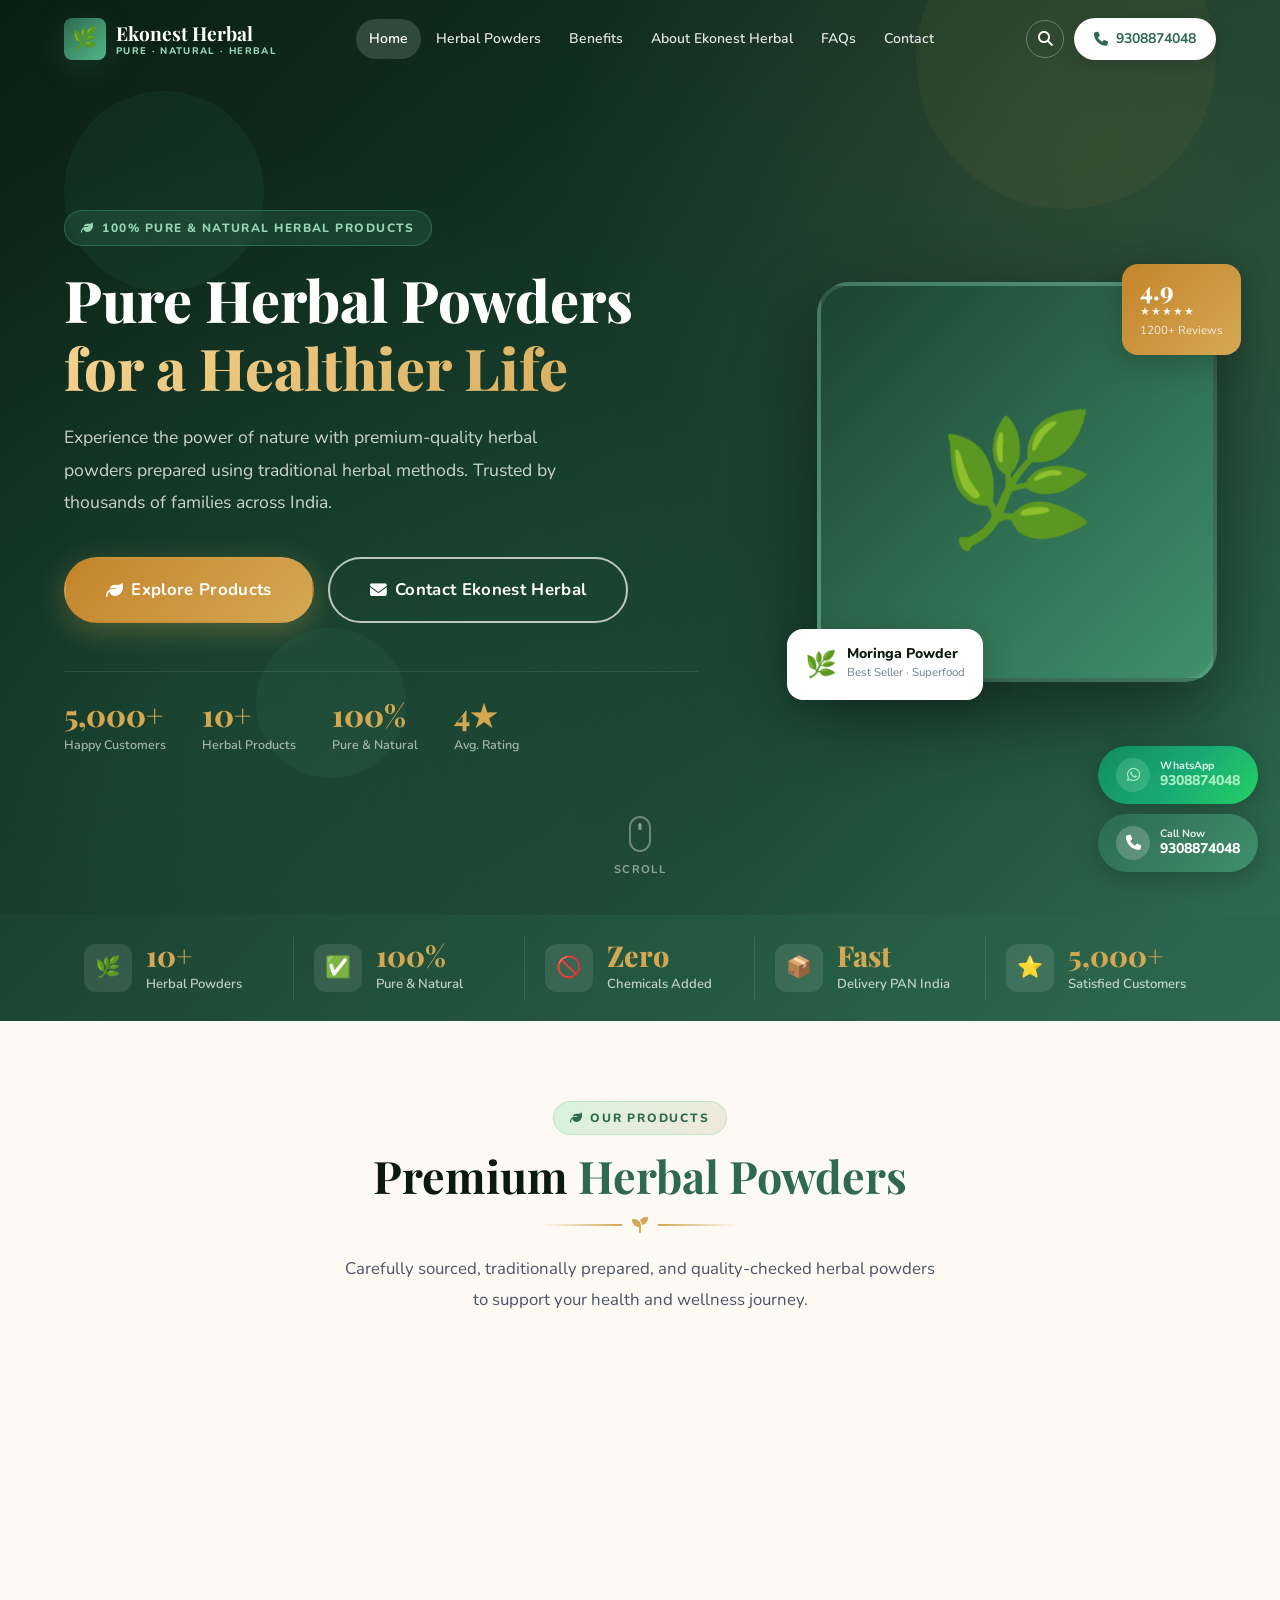
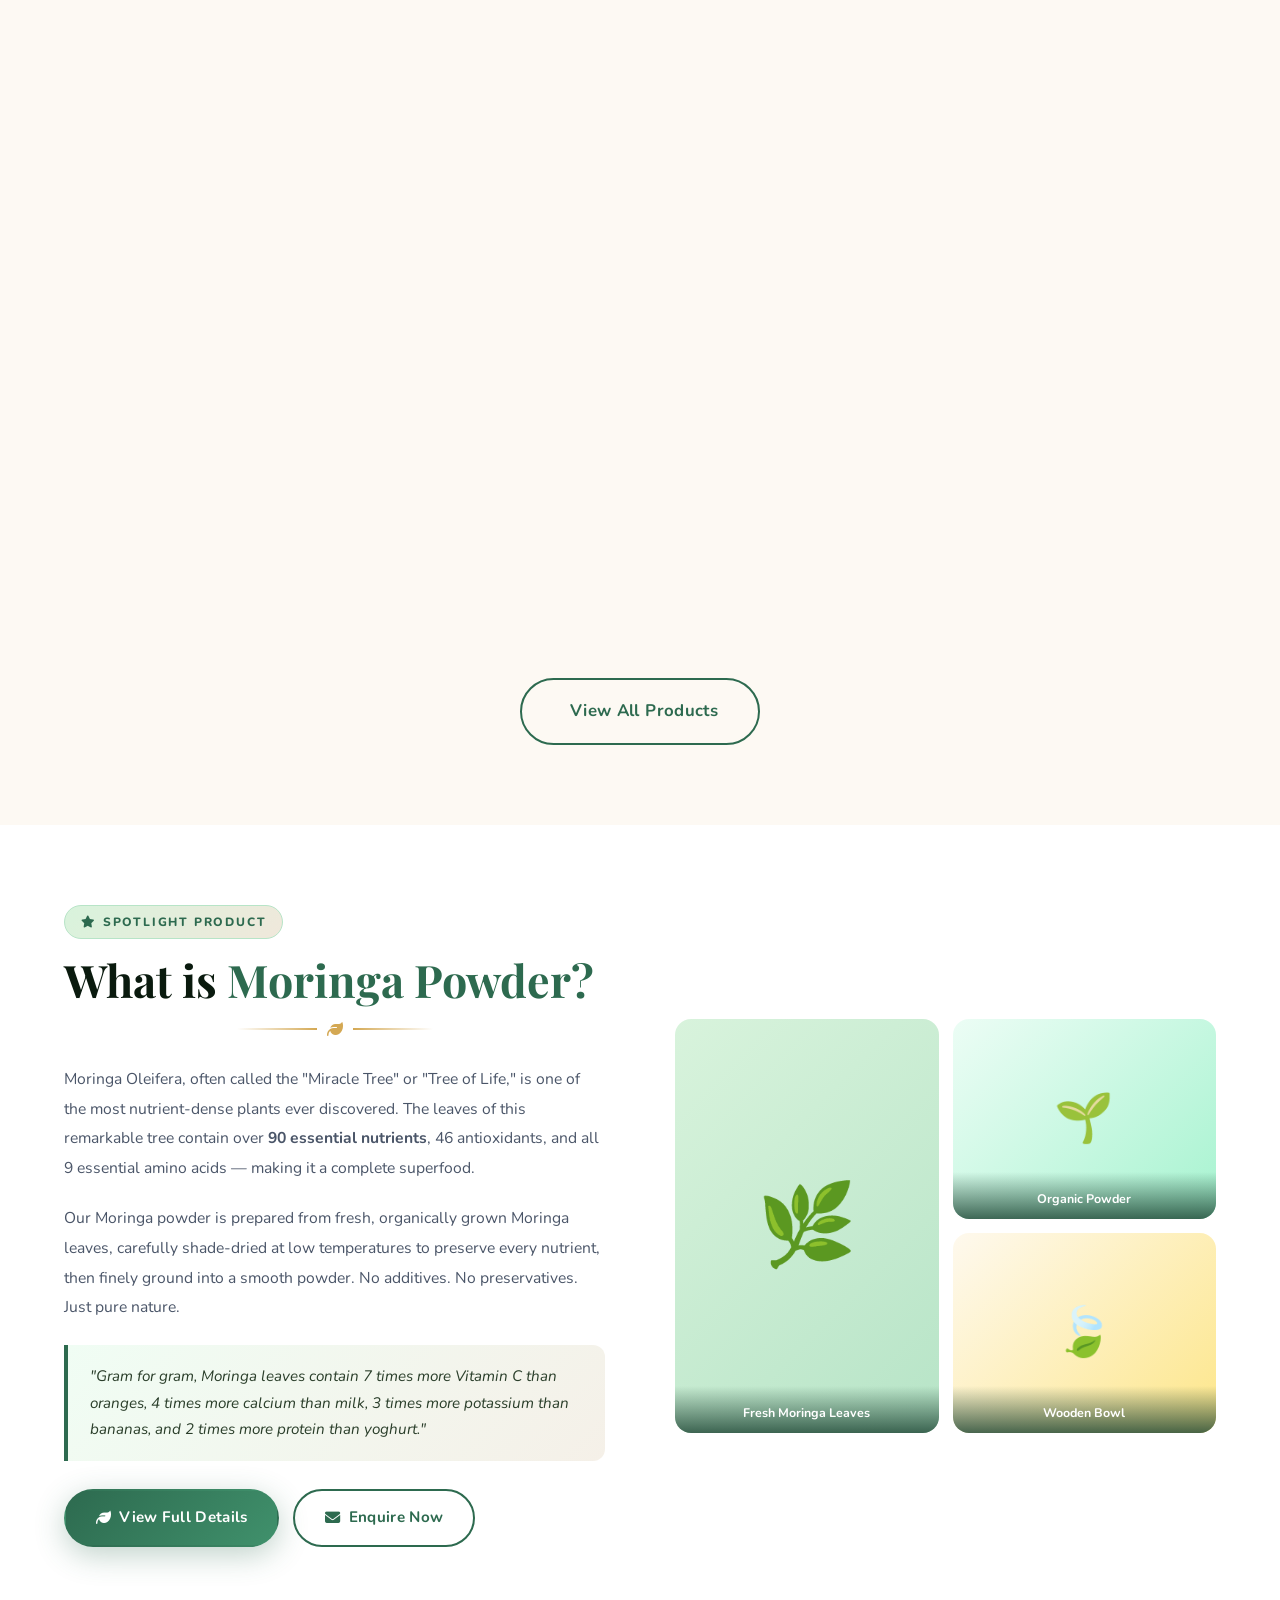
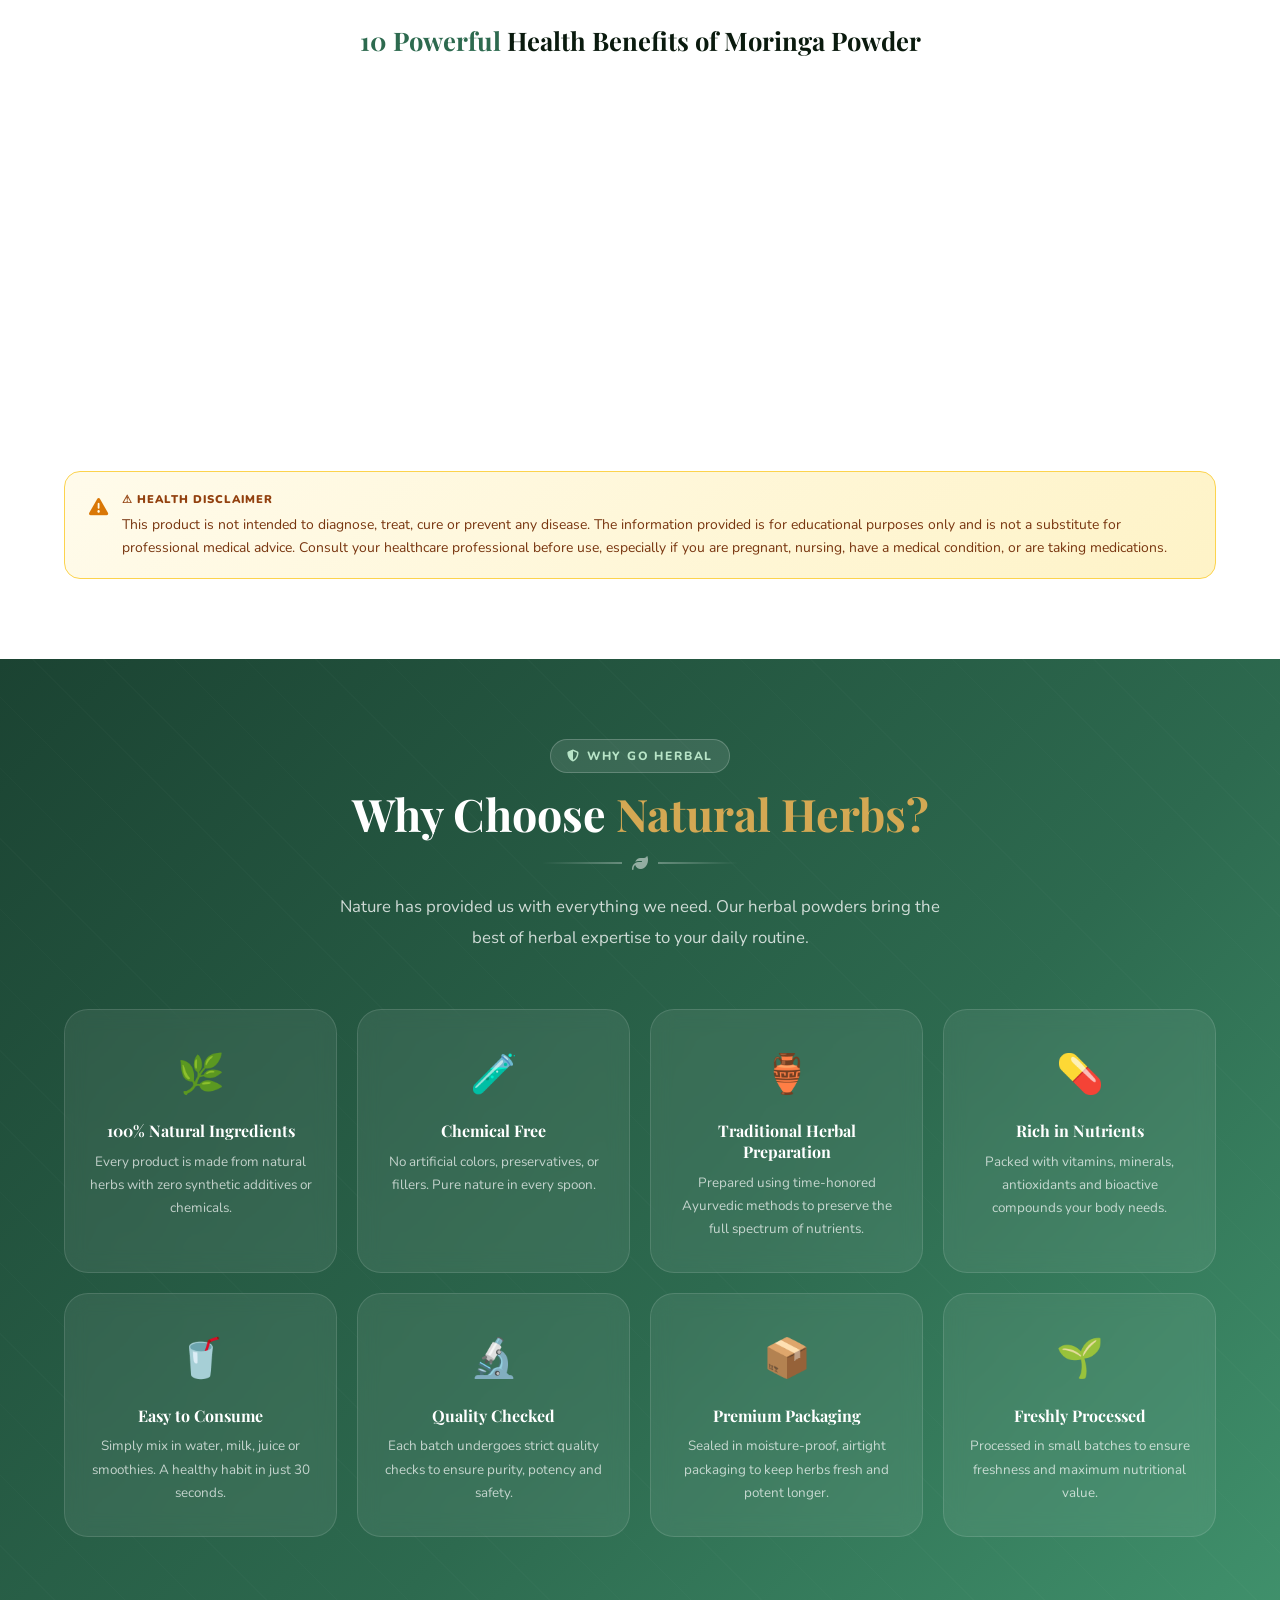
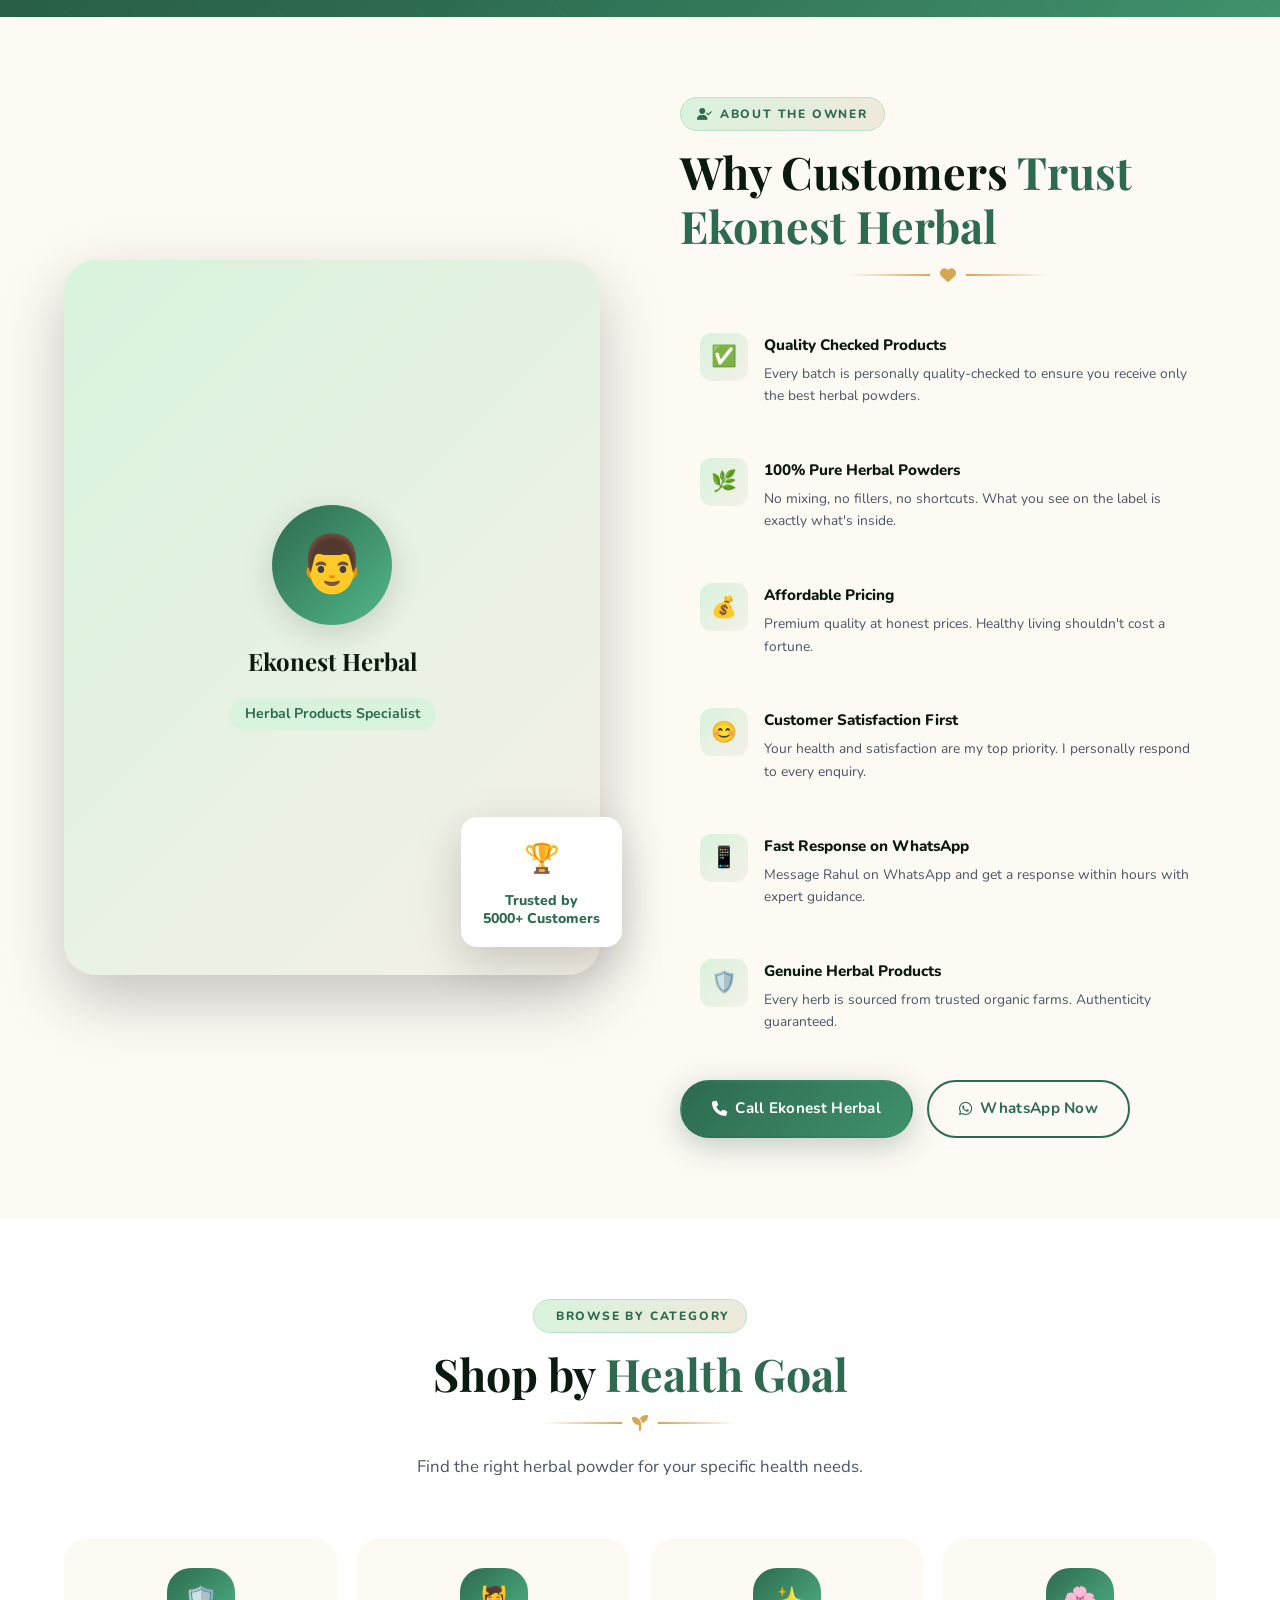
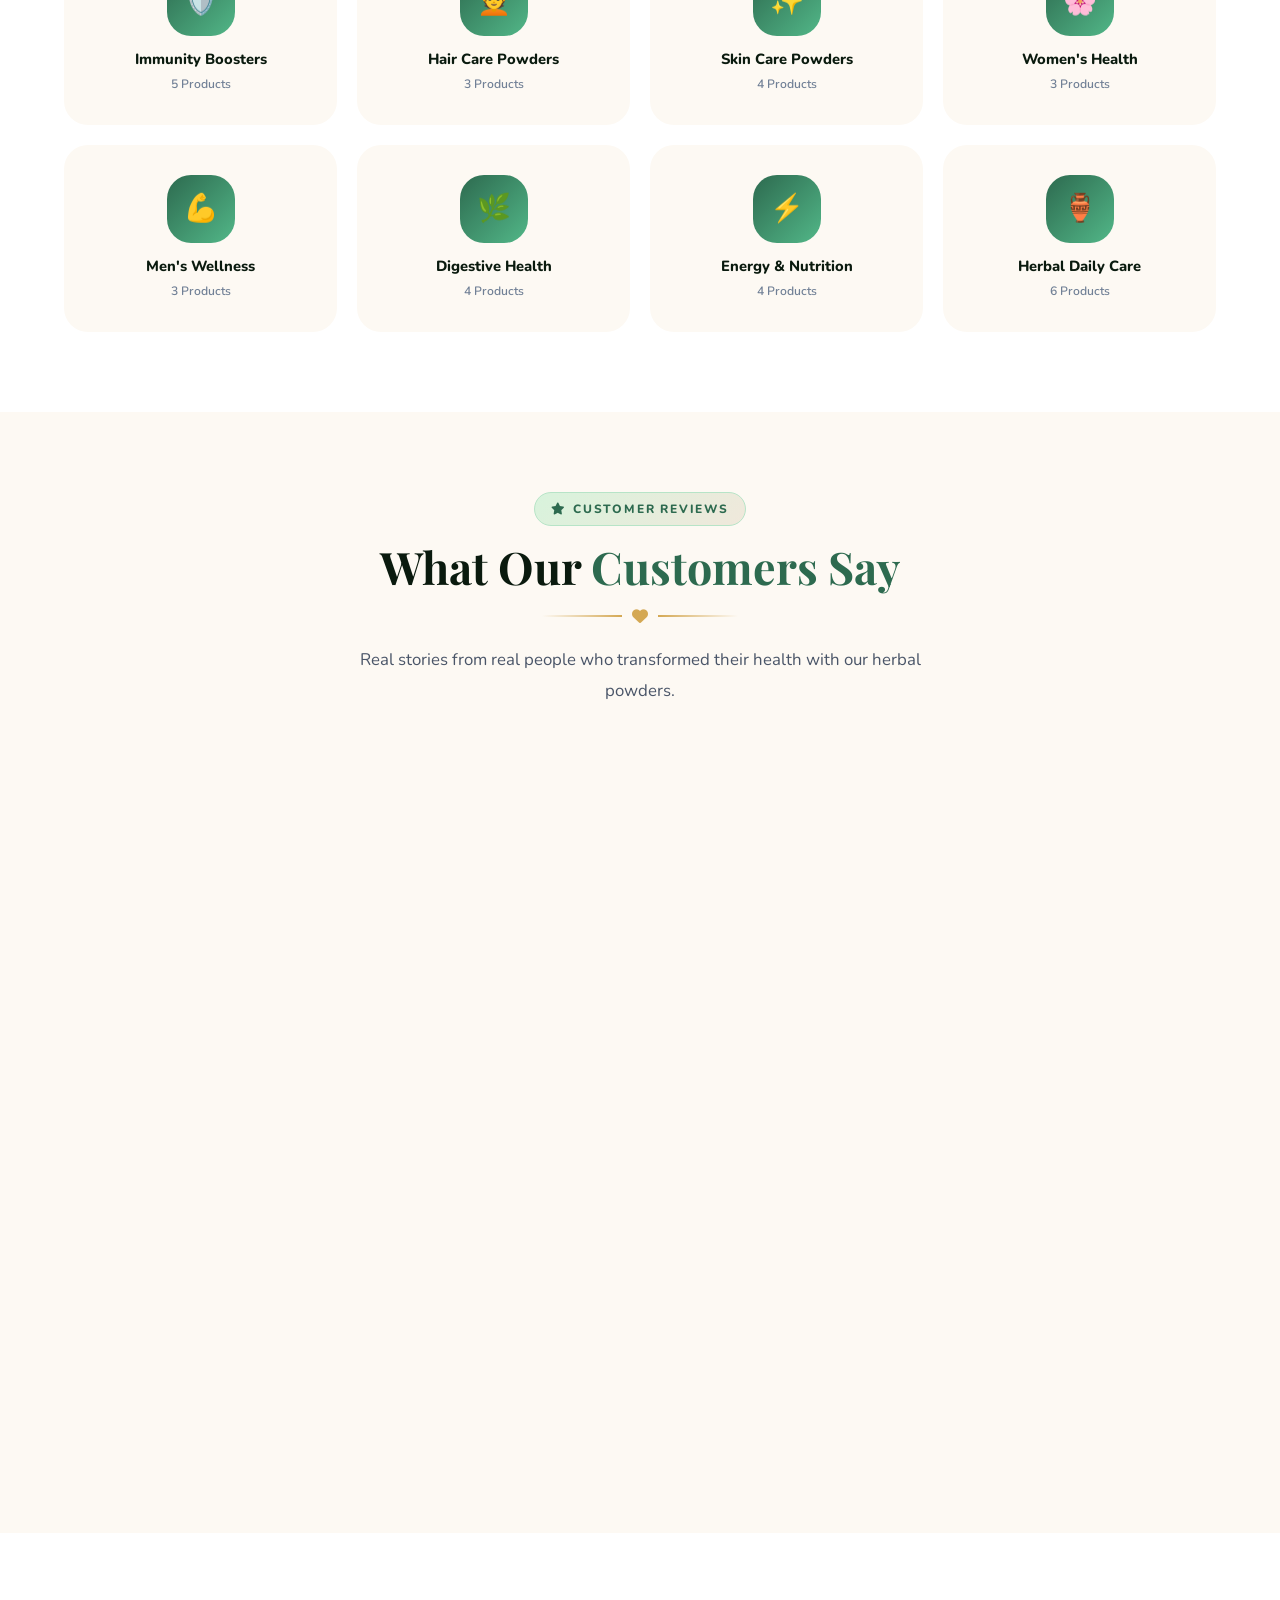
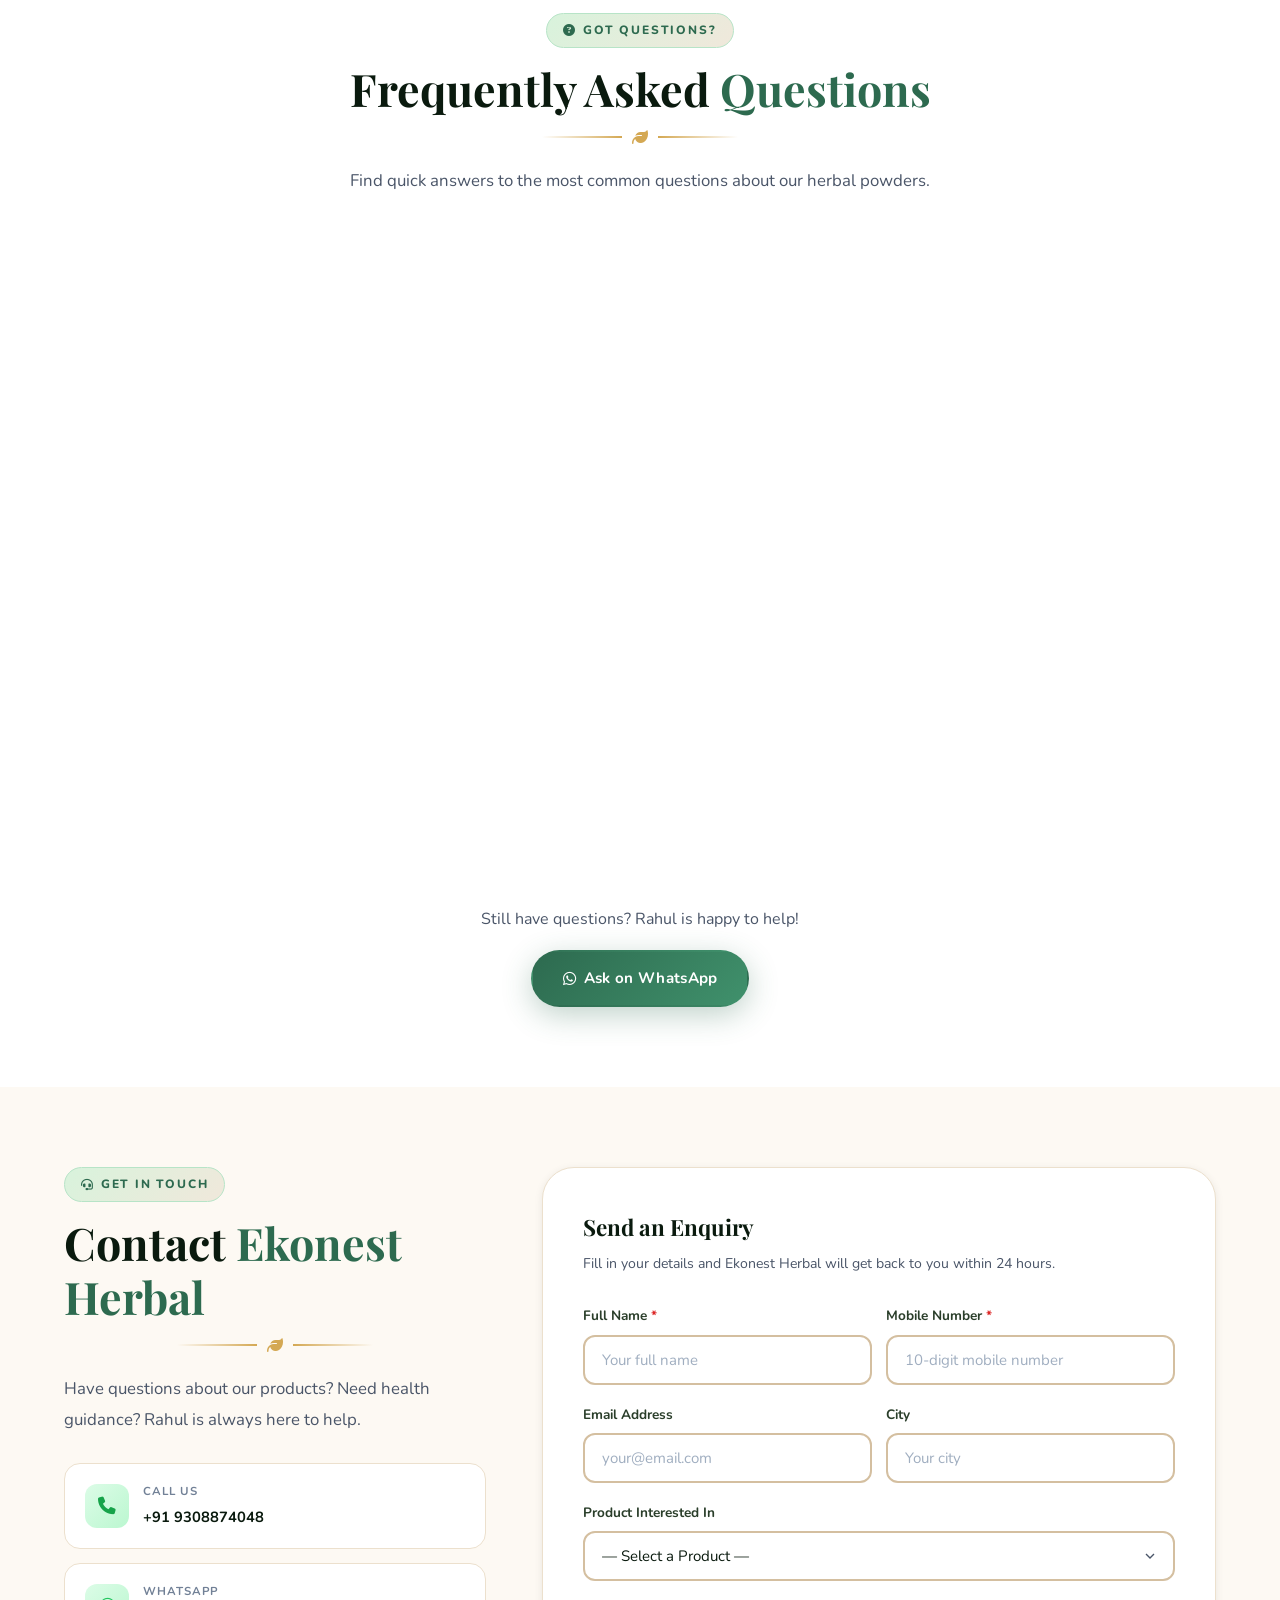
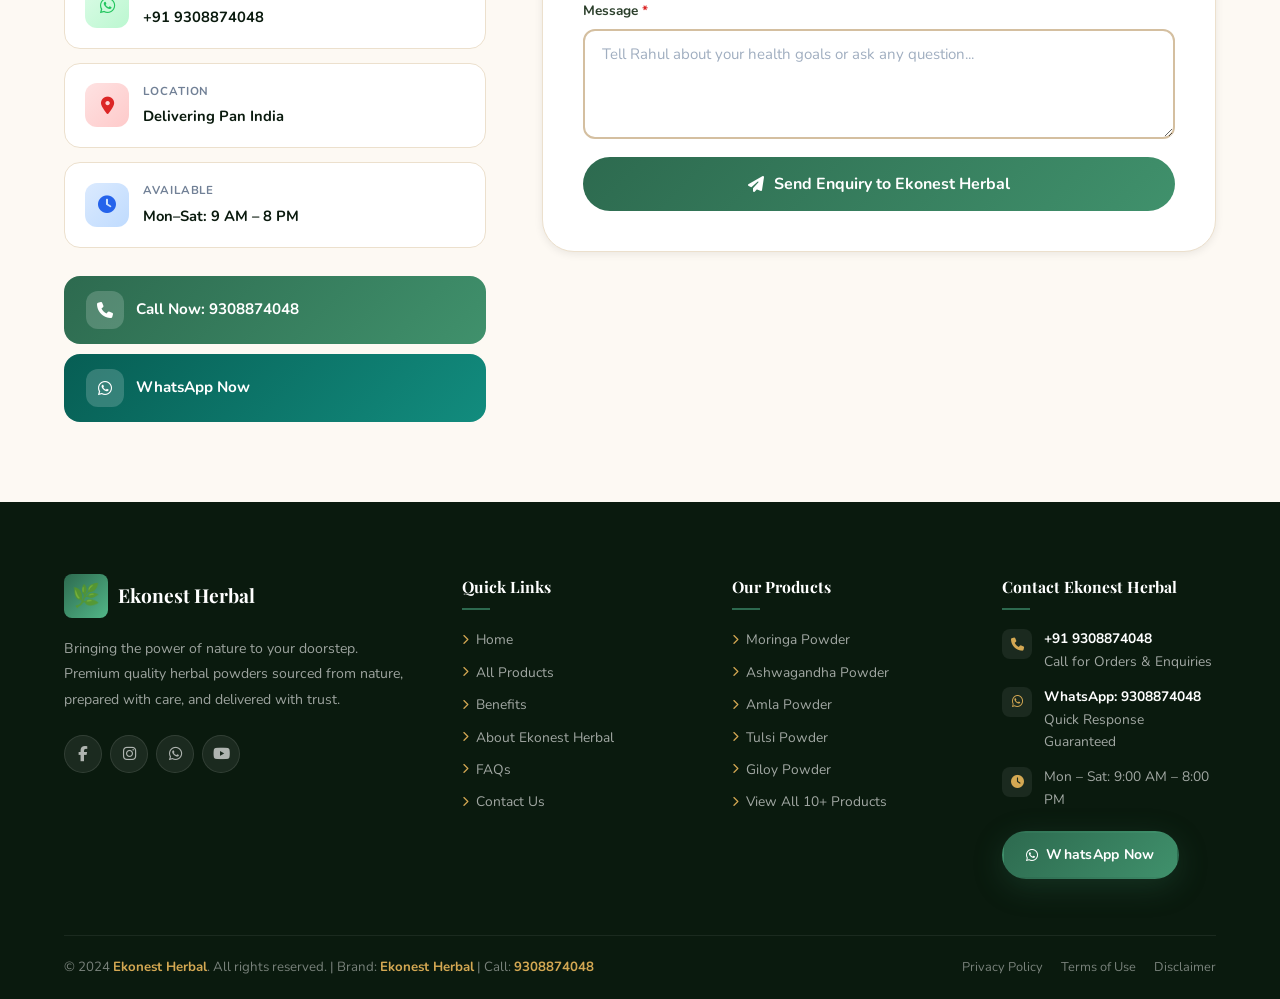
<file: index.html>
<!DOCTYPE html>
<html lang="en">
<head>
  <meta charset="UTF-8" />
  <meta name="viewport" content="width=device-width, initial-scale=1.0" />

  <!-- SEO Meta Tags -->
  <title>Ekonest Herbal | Premium Herbal Powders</title>

  <meta name="description" content="Ekonest Herbal offers 100% pure, natural Ayurvedic herbal powders including Moringa, Ashwagandha, Amla, Tulsi, Giloy and more. Traditional preparation, lab-tested quality. Call/WhatsApp: 9308874048." />
  <meta name="keywords" content="herbal powder, ayurvedic powder, moringa powder, ashwagandha powder, amla powder, tulsi powder, giloy powder, organic herbs, Ekonest Herbal, natural health" />
  <meta name="author" content="Ekonest Herbal" />
  <meta name="robots" content="index, follow" />
  <link rel="canonical" href="https://ecoonest.com/" />


  <!-- Open Graph -->
  <meta property="og:type"        content="website" />
  <meta property="og:title"       content="Ekonest Herbal | Premium Herbal Powders" />
  <meta property="og:description" content="100% pure natural herbal powders. Moringa, Ashwagandha, Amla, Tulsi and more. Traditional Ayurvedic quality. Contact Ekonest Herbal: 9308874048." />
  <meta property="og:url"         content="https://ecoonest.com/" />
  <meta property="og:image"       content="https://ecoonest.com/images/og-image.jpg" />
  <meta property="og:site_name"   content="Ekonest Herbal" />

  <!-- Twitter Card -->
  <meta name="twitter:card"        content="summary_large_image" />
  <meta name="twitter:title"       content="Ekonest Herbal | Premium Herbal Powders" />
  <meta name="twitter:description" content="100% pure Ayurvedic herbal powders. Lab-tested quality. Contact Ekonest Herbal: 9308874048." />

  <!-- Schema Markup: Local Business -->
  <script type="application/ld+json">
  {
    "@context": "https://schema.org",
    "@type": "LocalBusiness",
    "name": "Ekonest Herbal",
    "description": "Premium Herbal Powder Brand offering 100% pure, natural herbal powders prepared using traditional herbal methods.",
    "telephone": "+919308874048",
    "founder": { "@type": "Person", "name": "Rahul" },
    "offers": {
      "@type": "AggregateOffer",
      "priceCurrency": "INR",
      "offerCount": "10",
      "description": "Premium herbal and Ayurvedic powders"
    },
    "sameAs": []
  }
  </script>

  <!-- Favicon -->
  <link rel="icon" type="image/svg+xml" href="data:image/svg+xml,<svg xmlns='http://www.w3.org/2000/svg' viewBox='0 0 100 100'><text y='.9em' font-size='90'>🌿</text></svg>" />

  <!-- Google Fonts -->
  <link rel="preconnect" href="https://fonts.googleapis.com" />
  <link rel="preconnect" href="https://fonts.gstatic.com" crossorigin />
  <link href="https://fonts.googleapis.com/css2?family=Playfair+Display:wght@400;600;700;800&family=Nunito:wght@400;500;600;700;800;900&display=swap" rel="stylesheet" />

  <!-- Font Awesome -->
  <link rel="stylesheet" href="https://cdnjs.cloudflare.com/ajax/libs/font-awesome/6.5.1/css/all.min.css" />

  <!-- Stylesheet -->
  <link rel="stylesheet" href="css/styles.css" />
</head>
<body>

  <!-- Skip Navigation -->
  <a href="#main" class="skip-link">Skip to Main Content</a>

  <!-- ==================== NAVBAR ==================== -->
  <nav class="navbar" id="navbar" role="navigation" aria-label="Main Navigation">
    <div class="nav-container">
      <a href="index.html" class="nav-logo" aria-label="Ekonest Herbal Home">
        <div class="nav-logo-icon">🌿</div>
        <div class="nav-logo-text">
          <span class="nav-brand-name">Ekonest Herbal</span>
          <span class="nav-brand-tagline">Pure · Natural · Herbal</span>
        </div>
      </a>

      <ul class="nav-menu" role="list">
        <li><a href="#home"          class="nav-link active">Home</a></li>
        <li><a href="#herbal-powders" class="nav-link">Herbal Powders</a></li>
        <li><a href="#benefits"      class="nav-link">Benefits</a></li>
        <li><a href="#why-choose"    class="nav-link">About Ekonest Herbal</a></li>
        <li><a href="#faqs"          class="nav-link">FAQs</a></li>
        <li><a href="#contact"       class="nav-link">Contact</a></li>
      </ul>

      <div class="nav-actions">
        <button class="nav-search-btn" data-search-open aria-label="Search products">
          <i class="fa-solid fa-magnifying-glass"></i>
        </button>
        <a href="tel:+919308874048" class="nav-cta">
          <i class="fa-solid fa-phone"></i> 9308874048
        </a>
      </div>

      <button class="nav-hamburger" id="hamburger" aria-label="Open menu" aria-expanded="false">
        <span></span><span></span><span></span>
      </button>
    </div>
  </nav>

  <!-- Mobile Nav Overlay -->
  <div class="mobile-nav-overlay" id="mobileNav" role="dialog" aria-modal="true" aria-label="Mobile Navigation">
    <button class="mobile-nav-close" id="mobileNavClose" aria-label="Close menu">
      <i class="fa-solid fa-xmark"></i>
    </button>
    <a href="#home"           class="nav-link">Home</a>
    <a href="#herbal-powders" class="nav-link">Herbal Powders</a>
    <a href="#benefits"       class="nav-link">Benefits</a>
    <a href="#why-choose"     class="nav-link">About Ekonest Herbal</a>
    <a href="#faqs"           class="nav-link">FAQs</a>
    <a href="#contact"        class="nav-link">Contact</a>
    <a href="tel:+919308874048" class="btn btn-gold" style="margin-top:16px; width:100%; justify-content:center;">
      <i class="fa-solid fa-phone"></i> Call Now: 9308874048
    </a>
  </div>

  <!-- ==================== MAIN CONTENT ==================== -->
  <main id="main">

    <!-- ==================== HERO SECTION ==================== -->
    <section class="hero" id="home" aria-label="Hero">
      <div class="hero-bg-pattern"></div>
      <div class="hero-particles">
        <div class="particle"></div>
        <div class="particle"></div>
        <div class="particle"></div>
        <div class="particle"></div>
      </div>

      <div class="hero-content">
        <!-- Text -->
        <div class="hero-text">
          <div class="hero-badge reveal">
            <i class="fa-solid fa-leaf"></i>
            100% Pure &amp; Natural Herbal Products
          </div>

          <h1 class="hero-title reveal delay-1">
            Pure Herbal Powders
            <span class="accent-text">for a Healthier Life</span>
          </h1>

          <p class="hero-subtitle reveal delay-2">
            Experience the power of nature with premium-quality herbal powders prepared using traditional herbal methods. Trusted by thousands of families across India.
          </p>

          <div class="hero-buttons reveal delay-3">
            <a href="#herbal-powders" class="btn btn-gold btn-lg">
              <i class="fa-solid fa-leaf"></i> Explore Products
            </a>
            <a href="#contact" class="btn btn-secondary btn-lg">
              <i class="fa-solid fa-envelope"></i> Contact Ekonest Herbal
            </a>
          </div>

          <div class="hero-stats reveal delay-4">
            <div class="hero-stat">
              <div class="hero-stat-number" data-count="5000" data-suffix="+">5000+</div>
              <div class="hero-stat-label">Happy Customers</div>
            </div>
            <div class="hero-stat">
              <div class="hero-stat-number" data-count="10" data-suffix="+">10+</div>
              <div class="hero-stat-label">Herbal Products</div>
            </div>
            <div class="hero-stat">
              <div class="hero-stat-number" data-count="100" data-suffix="%">100%</div>
              <div class="hero-stat-label">Pure &amp; Natural</div>
            </div>
            <div class="hero-stat">
              <div class="hero-stat-number" data-count="4" data-suffix="★">4★</div>
              <div class="hero-stat-label">Avg. Rating</div>
            </div>
          </div>
        </div>

        <!-- Visual -->
        <div class="hero-visual reveal-right delay-2">
          <div class="hero-image-wrap">
            <div class="hero-main-img">🌿</div>

            <!-- Product Badge -->
            <div class="float-badge badge-1">
              <div class="float-badge-icon">🌿</div>
              <div>
                <div class="float-badge-title">Moringa Powder</div>
                <div class="float-badge-sub">Best Seller · Superfood</div>
              </div>
            </div>

            <!-- Rating Badge -->
            <div class="float-badge badge-2">
              <div>
                <div class="float-badge-num">4.9</div>
                <div class="float-badge-stars">★★★★★</div>
                <div class="float-badge-sub">1200+ Reviews</div>
              </div>
            </div>
          </div>
        </div>
      </div>

      <!-- Scroll Indicator -->
      <a href="#herbal-powders" class="hero-scroll-indicator" aria-label="Scroll down">
        <div class="scroll-mouse"></div>
        <span>Scroll</span>
      </a>
    </section>

    <!-- ==================== STATS BAR ==================== -->
    <div class="stats-bar" role="region" aria-label="Quick Stats">
      <div class="stats-bar-inner">
        <div class="stat-item reveal">
          <div class="stat-icon-wrap">🌿</div>
          <div>
            <div class="stat-num" data-count="10" data-suffix="+">10+</div>
            <div class="stat-lbl">Herbal Powders</div>
          </div>
        </div>
        <div class="stat-item reveal delay-1">
          <div class="stat-icon-wrap">✅</div>
          <div>
            <div class="stat-num">100%</div>
            <div class="stat-lbl">Pure &amp; Natural</div>
          </div>
        </div>
        <div class="stat-item reveal delay-2">
          <div class="stat-icon-wrap">🚫</div>
          <div>
            <div class="stat-num">Zero</div>
            <div class="stat-lbl">Chemicals Added</div>
          </div>
        </div>
        <div class="stat-item reveal delay-3">
          <div class="stat-icon-wrap">📦</div>
          <div>
            <div class="stat-num">Fast</div>
            <div class="stat-lbl">Delivery PAN India</div>
          </div>
        </div>
        <div class="stat-item reveal delay-4">
          <div class="stat-icon-wrap">⭐</div>
          <div>
            <div class="stat-num" data-count="5000" data-suffix="+">5000+</div>
            <div class="stat-lbl">Satisfied Customers</div>
          </div>
        </div>
      </div>
    </div>

    <!-- ==================== FEATURED HERBAL POWDERS ==================== -->
    <section class="products-section" id="herbal-powders" aria-label="Featured Herbal Powders">
      <div class="container">
        <div class="section-header">
          <span class="section-tag"><i class="fa-solid fa-leaf"></i> Our Products</span>
          <h2 class="section-title">Premium <span>Herbal Powders</span></h2>
          <div class="section-divider"><i class="fa-solid fa-seedling"></i></div>
          <p class="section-subtitle">
            Carefully sourced, traditionally prepared, and quality-checked herbal powders to support your health and wellness journey.
          </p>
        </div>

        <div class="products-grid" id="homeProductsGrid">
          <!-- JS renders product cards here -->
          <!-- Fallback: Static cards for 10 products -->
        </div>

        <div class="text-center" style="margin-top:40px;">
          <a href="products.html" class="btn btn-outline btn-lg">
            <i class="fa-solid fa-grid-2"></i> View All Products
          </a>
        </div>
      </div>
    </section>

    <!-- ==================== MORINGA SPOTLIGHT ==================== -->
    <section class="moringa-section" id="moringa" aria-label="Moringa Powder Spotlight">
      <div class="container">
        <div class="moringa-intro-grid">
          <!-- Text Side -->
          <div class="moringa-text-side reveal-left">
            <div class="section-header">
              <span class="section-tag"><i class="fa-solid fa-star"></i> Spotlight Product</span>
              <h2 class="section-title">What is <span>Moringa Powder?</span></h2>
              <div class="section-divider"><i class="fa-solid fa-leaf"></i></div>
            </div>

            <p class="moringa-desc">
              Moringa Oleifera, often called the "Miracle Tree" or "Tree of Life," is one of the most nutrient-dense plants ever discovered. The leaves of this remarkable tree contain over <strong>90 essential nutrients</strong>, 46 antioxidants, and all 9 essential amino acids — making it a complete superfood.
            </p>
            <p class="moringa-desc">
              Our Moringa powder is prepared from fresh, organically grown Moringa leaves, carefully shade-dried at low temperatures to preserve every nutrient, then finely ground into a smooth powder. No additives. No preservatives. Just pure nature.
            </p>

            <div class="moringa-highlight">
              "Gram for gram, Moringa leaves contain 7 times more Vitamin C than oranges, 4 times more calcium than milk, 3 times more potassium than bananas, and 2 times more protein than yoghurt."
            </div>

            <div class="moringa-cta-btns">
              <a href="product-detail.html?product=moringa-powder" class="btn btn-primary">
                <i class="fa-solid fa-leaf"></i> View Full Details
              </a>
              <a href="contact.html?product=moringa-powder&name=Moringa%20Powder" class="btn btn-outline">
                <i class="fa-solid fa-envelope"></i> Enquire Now
              </a>
            </div>
          </div>

          <!-- Gallery Side -->
          <div class="moringa-gallery-side reveal-right">
            <div class="moringa-gallery">
              <div class="mg-item" style="background: linear-gradient(135deg,#d8f3dc,#b7e4c7)">
                <span style="font-size:5rem">🌿</span>
                <span class="mg-item-label">Fresh Moringa Leaves</span>
              </div>
              <div class="mg-item" style="background: linear-gradient(135deg,#ecfdf5,#a7f3d0)">
                <span style="font-size:3rem">🌱</span>
                <span class="mg-item-label">Organic Powder</span>
              </div>
              <div class="mg-item" style="background: linear-gradient(135deg,#fef9ee,#fde68a)">
                <span style="font-size:3rem">🍃</span>
                <span class="mg-item-label">Wooden Bowl</span>
              </div>
            </div>
          </div>
        </div>

        <!-- Health Benefits Grid -->
        <div class="reveal">
          <h3 class="moringa-benefits-title">
            <span>10 Powerful</span> Health Benefits of Moringa Powder
          </h3>
          <div class="moringa-benefits-grid" id="moringaBenefitsGrid">
            <!-- JS renders these -->
          </div>
        </div>

        <!-- Disclaimer -->
        <div class="disclaimer-box reveal">
          <div class="disclaimer-icon"><i class="fa-solid fa-triangle-exclamation"></i></div>
          <div>
            <div class="disclaimer-label">⚠ Health Disclaimer</div>
            <p class="disclaimer-text">
              This product is not intended to diagnose, treat, cure or prevent any disease. The information provided is for educational purposes only and is not a substitute for professional medical advice. Consult your healthcare professional before use, especially if you are pregnant, nursing, have a medical condition, or are taking medications.
            </p>
          </div>
        </div>
      </div>
    </section>

    <!-- ==================== BENEFITS SECTION ==================== -->
    <section class="benefits-section" id="benefits" aria-label="Why Natural Herbs">
      <div class="container">
        <div class="section-header">
          <span class="section-tag"><i class="fa-solid fa-shield-halved"></i> Why Go Herbal</span>
          <h2 class="section-title" style="color:#fff">Why Choose <span style="color:var(--accent)">Natural Herbs?</span></h2>
          <div class="section-divider"><i class="fa-solid fa-leaf"></i></div>
          <p class="section-subtitle" style="color:rgba(255,255,255,0.78)">
            Nature has provided us with everything we need. Our herbal powders bring the best of herbal expertise to your daily routine.
          </p>
        </div>

        <div class="benefits-grid">
          <div class="benefit-card reveal delay-1">
            <span class="benefit-card-emoji">🌿</span>
            <h3 class="benefit-card-title">100% Natural Ingredients</h3>
            <p class="benefit-card-desc">Every product is made from natural herbs with zero synthetic additives or chemicals.</p>
          </div>
          <div class="benefit-card reveal delay-2">
            <span class="benefit-card-emoji">🧪</span>
            <h3 class="benefit-card-title">Chemical Free</h3>
            <p class="benefit-card-desc">No artificial colors, preservatives, or fillers. Pure nature in every spoon.</p>
          </div>
          <div class="benefit-card reveal delay-3">
            <span class="benefit-card-emoji">🏺</span>
            <h3 class="benefit-card-title">Traditional Herbal Preparation</h3>
            <p class="benefit-card-desc">Prepared using time-honored Ayurvedic methods to preserve the full spectrum of nutrients.</p>
          </div>
          <div class="benefit-card reveal delay-4">
            <span class="benefit-card-emoji">💊</span>
            <h3 class="benefit-card-title">Rich in Nutrients</h3>
            <p class="benefit-card-desc">Packed with vitamins, minerals, antioxidants and bioactive compounds your body needs.</p>
          </div>
          <div class="benefit-card reveal delay-1">
            <span class="benefit-card-emoji">🥤</span>
            <h3 class="benefit-card-title">Easy to Consume</h3>
            <p class="benefit-card-desc">Simply mix in water, milk, juice or smoothies. A healthy habit in just 30 seconds.</p>
          </div>
          <div class="benefit-card reveal delay-2">
            <span class="benefit-card-emoji">🔬</span>
            <h3 class="benefit-card-title">Quality Checked</h3>
            <p class="benefit-card-desc">Each batch undergoes strict quality checks to ensure purity, potency and safety.</p>
          </div>
          <div class="benefit-card reveal delay-3">
            <span class="benefit-card-emoji">📦</span>
            <h3 class="benefit-card-title">Premium Packaging</h3>
            <p class="benefit-card-desc">Sealed in moisture-proof, airtight packaging to keep herbs fresh and potent longer.</p>
          </div>
          <div class="benefit-card reveal delay-4">
            <span class="benefit-card-emoji">🌱</span>
            <h3 class="benefit-card-title">Freshly Processed</h3>
            <p class="benefit-card-desc">Processed in small batches to ensure freshness and maximum nutritional value.</p>
          </div>
        </div>
      </div>
    </section>

    <!-- ==================== WHY CHOOSE RAHUL ==================== -->
    <section class="why-section" id="why-choose" aria-label="About Ekonest Herbal">
      <div class="container">
        <div class="why-grid">
          <!-- Visual -->
          <div class="why-visual reveal-left">
            <div class="why-photo-wrap">
              <div class="why-photo-placeholder">
                <div class="owner-avatar">👨</div>
                <div class="owner-name">Ekonest Herbal</div>
                <div class="owner-title">Herbal Products Specialist</div>
              </div>
            </div>
            <div class="why-trust-badge">
              <div class="why-trust-badge-icon">🏆</div>
              <div class="why-trust-badge-text">Trusted by<br>5000+ Customers</div>
            </div>
          </div>

          <!-- Content -->
          <div class="why-content reveal-right">
            <div class="section-header">
              <span class="section-tag"><i class="fa-solid fa-user-check"></i> About the Owner</span>
              <h2 class="section-title">Why Customers <span>Trust Ekonest Herbal</span></h2>
              <div class="section-divider"><i class="fa-solid fa-heart"></i></div>
            </div>

            <div class="why-points">
              <div class="why-point">
                <div class="why-point-icon">✅</div>
                <div>
                  <div class="why-point-title">Quality Checked Products</div>
                  <div class="why-point-desc">Every batch is personally quality-checked to ensure you receive only the best herbal powders.</div>
                </div>
              </div>
              <div class="why-point">
                <div class="why-point-icon">🌿</div>
                <div>
                  <div class="why-point-title">100% Pure Herbal Powders</div>
                  <div class="why-point-desc">No mixing, no fillers, no shortcuts. What you see on the label is exactly what's inside.</div>
                </div>
              </div>
              <div class="why-point">
                <div class="why-point-icon">💰</div>
                <div>
                  <div class="why-point-title">Affordable Pricing</div>
                  <div class="why-point-desc">Premium quality at honest prices. Healthy living shouldn't cost a fortune.</div>
                </div>
              </div>
              <div class="why-point">
                <div class="why-point-icon">😊</div>
                <div>
                  <div class="why-point-title">Customer Satisfaction First</div>
                  <div class="why-point-desc">Your health and satisfaction are my top priority. I personally respond to every enquiry.</div>
                </div>
              </div>
              <div class="why-point">
                <div class="why-point-icon">📱</div>
                <div>
                  <div class="why-point-title">Fast Response on WhatsApp</div>
                  <div class="why-point-desc">Message Rahul on WhatsApp and get a response within hours with expert guidance.</div>
                </div>
              </div>
              <div class="why-point">
                <div class="why-point-icon">🛡️</div>
                <div>
                  <div class="why-point-title">Genuine Herbal Products</div>
                  <div class="why-point-desc">Every herb is sourced from trusted organic farms. Authenticity guaranteed.</div>
                </div>
              </div>
            </div>

            <div style="display:flex; gap:14px; margin-top:28px; flex-wrap:wrap;">
              <a href="tel:+919308874048" class="btn btn-primary">
                <i class="fa-solid fa-phone"></i> Call Ekonest Herbal
              </a>
              <a href="https://wa.me/919308874048?text=Hello%20Rahul%2C%20I%20want%20to%20know%20more%20about%20your%20herbal%20powders." class="btn btn-outline" target="_blank" rel="noopener">
                <i class="fa-brands fa-whatsapp"></i> WhatsApp Now
              </a>
            </div>
          </div>
        </div>
      </div>
    </section>

    <!-- ==================== PRODUCT CATEGORIES ==================== -->
    <section class="categories-section" id="categories" aria-label="Product Categories">
      <div class="container">
        <div class="section-header">
          <span class="section-tag"><i class="fa-solid fa-grid-2"></i> Browse by Category</span>
          <h2 class="section-title">Shop by <span>Health Goal</span></h2>
          <div class="section-divider"><i class="fa-solid fa-seedling"></i></div>
          <p class="section-subtitle">Find the right herbal powder for your specific health needs.</p>
        </div>

        <div class="categories-grid">
          <a href="products.html?category=immunity" class="category-card reveal delay-1">
            <div class="cat-icon">🛡️</div>
            <div class="cat-name">Immunity Boosters</div>
            <div class="cat-count">5 Products</div>
          </a>
          <a href="products.html?category=hair-care" class="category-card reveal delay-2">
            <div class="cat-icon">💆</div>
            <div class="cat-name">Hair Care Powders</div>
            <div class="cat-count">3 Products</div>
          </a>
          <a href="products.html?category=skin-care" class="category-card reveal delay-3">
            <div class="cat-icon">✨</div>
            <div class="cat-name">Skin Care Powders</div>
            <div class="cat-count">4 Products</div>
          </a>
          <a href="products.html?category=womens-health" class="category-card reveal delay-4">
            <div class="cat-icon">🌸</div>
            <div class="cat-name">Women's Health</div>
            <div class="cat-count">3 Products</div>
          </a>
          <a href="products.html?category=men-wellness" class="category-card reveal delay-1">
            <div class="cat-icon">💪</div>
            <div class="cat-name">Men's Wellness</div>
            <div class="cat-count">3 Products</div>
          </a>
          <a href="products.html?category=digestive" class="category-card reveal delay-2">
            <div class="cat-icon">🌿</div>
            <div class="cat-name">Digestive Health</div>
            <div class="cat-count">4 Products</div>
          </a>
          <a href="products.html?category=energy" class="category-card reveal delay-3">
            <div class="cat-icon">⚡</div>
            <div class="cat-name">Energy &amp; Nutrition</div>
            <div class="cat-count">4 Products</div>
          </a>
          <a href="products.html?category=daily-care" class="category-card reveal delay-4">
            <div class="cat-icon">🏺</div>
            <div class="cat-name">Herbal Daily Care</div>
            <div class="cat-count">6 Products</div>
          </a>
        </div>
      </div>
    </section>

    <!-- ==================== TESTIMONIALS ==================== -->
    <section class="testimonials-section" id="testimonials" aria-label="Customer Testimonials">
      <div class="container">
        <div class="section-header">
          <span class="section-tag"><i class="fa-solid fa-star"></i> Customer Reviews</span>
          <h2 class="section-title">What Our <span>Customers Say</span></h2>
          <div class="section-divider"><i class="fa-solid fa-heart"></i></div>
          <p class="section-subtitle">Real stories from real people who transformed their health with our herbal powders.</p>
        </div>

        <div class="testimonials-grid" id="testimonialsGrid">
          <!-- JS renders -->
        </div>
      </div>
    </section>

    <!-- ==================== FAQ SECTION ==================== -->
    <section class="faq-section" id="faqs" aria-label="Frequently Asked Questions">
      <div class="container">
        <div class="section-header">
          <span class="section-tag"><i class="fa-solid fa-circle-question"></i> Got Questions?</span>
          <h2 class="section-title">Frequently Asked <span>Questions</span></h2>
          <div class="section-divider"><i class="fa-solid fa-leaf"></i></div>
          <p class="section-subtitle">Find quick answers to the most common questions about our herbal powders.</p>
        </div>

        <div class="faq-container" id="faqContainer">
          <!-- JS renders FAQs -->
        </div>

        <div class="text-center" style="margin-top:40px;">
          <p style="color:var(--text-500); margin-bottom:16px;">Still have questions? Rahul is happy to help!</p>
          <a href="https://wa.me/919308874048?text=Hello%20Rahul%2C%20I%20have%20a%20question%20about%20your%20herbal%20powders." class="btn btn-primary" target="_blank" rel="noopener">
            <i class="fa-brands fa-whatsapp"></i> Ask on WhatsApp
          </a>
        </div>
      </div>
    </section>

    <!-- ==================== CONTACT SECTION ==================== -->
    <section class="contact-section" id="contact" aria-label="Contact and Enquiry">
      <div class="container">
        <div class="contact-grid">
          <!-- Contact Info -->
          <div class="contact-info-side reveal-left">
            <div class="section-header">
              <span class="section-tag"><i class="fa-solid fa-headset"></i> Get in Touch</span>
              <h2 class="section-title">Contact <span>Ekonest Herbal</span></h2>
              <div class="section-divider"><i class="fa-solid fa-leaf"></i></div>
              <p class="section-subtitle">Have questions about our products? Need health guidance? Rahul is always here to help.</p>
            </div>

            <div class="contact-card-list">
              <a href="tel:+919308874048" class="contact-info-card">
                <div class="cic-icon phone"><i class="fa-solid fa-phone"></i></div>
                <div>
                  <div class="cic-label">Call Us</div>
                  <div class="cic-value">+91 9308874048</div>
                </div>
              </a>
              <a href="https://wa.me/919308874048" class="contact-info-card" target="_blank" rel="noopener">
                <div class="cic-icon whatsapp"><i class="fa-brands fa-whatsapp"></i></div>
                <div>
                  <div class="cic-label">WhatsApp</div>
                  <div class="cic-value">+91 9308874048</div>
                </div>
              </a>
              <div class="contact-info-card">
                <div class="cic-icon location"><i class="fa-solid fa-location-dot"></i></div>
                <div>
                  <div class="cic-label">Location</div>
                  <div class="cic-value">Delivering Pan India</div>
                </div>
              </div>
              <div class="contact-info-card">
                <div class="cic-icon hours"><i class="fa-solid fa-clock"></i></div>
                <div>
                  <div class="cic-label">Available</div>
                  <div class="cic-value">Mon–Sat: 9 AM – 8 PM</div>
                </div>
              </div>
            </div>

            <div class="contact-cta-btns">
              <a href="tel:+919308874048" class="cta-btn call">
                <div class="cta-btn-icon"><i class="fa-solid fa-phone"></i></div>
                <span>Call Now: 9308874048</span>
              </a>
              <a href="https://wa.me/919308874048?text=Hello%20Rahul%2C%20I%20am%20interested%20in%20your%20herbal%20powders." class="cta-btn whatsapp" target="_blank" rel="noopener">
                <div class="cta-btn-icon"><i class="fa-brands fa-whatsapp"></i></div>
                <span>WhatsApp Now</span>
              </a>
            </div>
          </div>

          <!-- Contact Form -->
          <div class="contact-form-box reveal-right">
            <h3 class="cfb-title">Send an Enquiry</h3>
            <p class="cfb-sub">Fill in your details and Ekonest Herbal will get back to you within 24 hours.</p>

            <!-- 
              IMPORTANT: Replace YOUR_EMAIL@GMAIL.COM with Rahul's actual email address.
              FormSubmit.co sends the form data to that email for free.
              First submission will require email verification.
            -->
            <form
              class="contact-form"
              id="contactForm"
              action="https://formsubmit.co/YOUR_EMAIL@GMAIL.COM"
              method="POST"
            >
              <!-- FormSubmit Settings -->
              <input type="hidden" name="_subject"  value="New Herbal Product Enquiry - Ekonest Herbal" />
              <input type="hidden" name="_template" value="table" />
              <input type="hidden" name="_captcha"  value="false" />
              <input type="hidden" name="_next"     value="https://rahulherbalworld.in/#contact" />
              <input type="text"   name="_honey"    style="display:none" tabindex="-1" autocomplete="off" />

              <div class="form-row-2">
                <div class="form-group">
                  <label class="form-label" for="cf_name">Full Name <span class="req">*</span></label>
                  <input type="text" id="cf_name" name="name" class="form-control" placeholder="Your full name" required />
                </div>
                <div class="form-group">
                  <label class="form-label" for="cf_mobile">Mobile Number <span class="req">*</span></label>
                  <input type="tel" id="cf_mobile" name="mobile" class="form-control" placeholder="10-digit mobile number" required />
                </div>
              </div>

              <div class="form-row-2">
                <div class="form-group">
                  <label class="form-label" for="cf_email">Email Address</label>
                  <input type="email" id="cf_email" name="email" class="form-control" placeholder="your@email.com" />
                </div>
                <div class="form-group">
                  <label class="form-label" for="cf_city">City</label>
                  <input type="text" id="cf_city" name="city" class="form-control" placeholder="Your city" />
                </div>
              </div>

              <div class="form-group">
                <label class="form-label" for="cf_product">Product Interested In</label>
                <select id="cf_product" name="product" class="form-control">
                  <option value="">— Select a Product —</option>
                  <option>Moringa Powder</option>
                  <option>Ashwagandha Powder</option>
                  <option>Amla Powder</option>
                  <option>Neem Powder</option>
                  <option>Tulsi Powder</option>
                  <option>Giloy Powder</option>
                  <option>Shatavari Powder</option>
                  <option>Triphala Powder</option>
                  <option>Wheatgrass Powder</option>
                  <option>Brahmi Powder</option>
                  <option>Multiple Products</option>
                  <option>Other / General Enquiry</option>
                </select>
              </div>

              <div class="form-group">
                <label class="form-label" for="cf_message">Message <span class="req">*</span></label>
                <textarea id="cf_message" name="message" class="form-control" placeholder="Tell Rahul about your health goals or ask any question..." rows="4" required></textarea>
              </div>

              <button type="submit" class="form-submit">
                <i class="fa-solid fa-paper-plane"></i> Send Enquiry to Ekonest Herbal
              </button>
            </form>

            <!-- Success State -->
            <div class="form-success" id="formSuccess">
              <div class="success-icon">✅</div>
              <h4 class="success-title">Enquiry Sent Successfully!</h4>
              <p class="success-text">
                Thank you for your enquiry! Ekonest Herbal will get back to you within 24 hours.<br><br>
                For faster response, WhatsApp directly: <strong><a href="https://wa.me/919308874048" style="color:var(--primary)">9308874048</a></strong>
              </p>
            </div>
          </div>
        </div>
      </div>
    </section>

  </main>

  <!-- ==================== FOOTER ==================== -->
  <footer class="footer" role="contentinfo">
    <div class="container">
      <div class="footer-grid">
        <!-- Brand -->
        <div class="footer-brand-col">
          <a href="index.html" class="footer-logo">
            <div class="footer-logo-icon">🌿</div>
            <span class="footer-logo-name">Ekonest Herbal</span>
          </a>
          <p class="footer-desc">
            Bringing the power of nature to your doorstep. Premium quality herbal powders sourced from nature, prepared with care, and delivered with trust.
          </p>
          <div class="footer-social">
            <a href="#" class="footer-social-link" aria-label="Facebook"><i class="fa-brands fa-facebook-f"></i></a>
            <a href="#" class="footer-social-link" aria-label="Instagram"><i class="fa-brands fa-instagram"></i></a>
            <a href="https://wa.me/919308874048" class="footer-social-link" aria-label="WhatsApp" target="_blank" rel="noopener"><i class="fa-brands fa-whatsapp"></i></a>
            <a href="#" class="footer-social-link" aria-label="YouTube"><i class="fa-brands fa-youtube"></i></a>
          </div>
        </div>

        <!-- Quick Links -->
        <div>
          <h4 class="footer-col-title">Quick Links</h4>
          <ul class="footer-links">
            <li><a href="index.html"    class="footer-link"><i class="fa-solid fa-chevron-right"></i> Home</a></li>
            <li><a href="products.html" class="footer-link"><i class="fa-solid fa-chevron-right"></i> All Products</a></li>
            <li><a href="#benefits"     class="footer-link"><i class="fa-solid fa-chevron-right"></i> Benefits</a></li>
            <li><a href="#why-choose"   class="footer-link"><i class="fa-solid fa-chevron-right"></i> About Ekonest Herbal</a></li>
            <li><a href="#faqs"         class="footer-link"><i class="fa-solid fa-chevron-right"></i> FAQs</a></li>
            <li><a href="contact.html"  class="footer-link"><i class="fa-solid fa-chevron-right"></i> Contact Us</a></li>
          </ul>
        </div>

        <!-- Products -->
        <div>
          <h4 class="footer-col-title">Our Products</h4>
          <ul class="footer-links">
            <li><a href="product-detail.html?product=moringa-powder"     class="footer-link"><i class="fa-solid fa-chevron-right"></i> Moringa Powder</a></li>
            <li><a href="product-detail.html?product=ashwagandha-powder" class="footer-link"><i class="fa-solid fa-chevron-right"></i> Ashwagandha Powder</a></li>
            <li><a href="product-detail.html?product=amla-powder"        class="footer-link"><i class="fa-solid fa-chevron-right"></i> Amla Powder</a></li>
            <li><a href="product-detail.html?product=tulsi-powder"       class="footer-link"><i class="fa-solid fa-chevron-right"></i> Tulsi Powder</a></li>
            <li><a href="product-detail.html?product=giloy-powder"       class="footer-link"><i class="fa-solid fa-chevron-right"></i> Giloy Powder</a></li>
            <li><a href="products.html" class="footer-link"><i class="fa-solid fa-chevron-right"></i> View All 10+ Products</a></li>
          </ul>
        </div>

        <!-- Contact -->
        <div>
          <h4 class="footer-col-title">Contact Ekonest Herbal</h4>
          <div class="footer-contact-row">
            <div class="footer-contact-icon"><i class="fa-solid fa-phone"></i></div>
            <div class="footer-contact-text">
              <a href="tel:+919308874048" class="footer-contact-link">+91 9308874048</a><br>
              Call for Orders &amp; Enquiries
            </div>
          </div>
          <div class="footer-contact-row">
            <div class="footer-contact-icon"><i class="fa-brands fa-whatsapp"></i></div>
            <div class="footer-contact-text">
              <a href="https://wa.me/919308874048" class="footer-contact-link" target="_blank" rel="noopener">WhatsApp: 9308874048</a><br>
              Quick Response Guaranteed
            </div>
          </div>
          <div class="footer-contact-row">
            <div class="footer-contact-icon"><i class="fa-solid fa-clock"></i></div>
            <div class="footer-contact-text">Mon – Sat: 9:00 AM – 8:00 PM</div>
          </div>
          <div style="margin-top:20px;">
            <a href="https://wa.me/919308874048?text=Hello%20Rahul%2C%20I%20am%20interested%20in%20your%20herbal%20products."
               class="btn btn-primary btn-sm" target="_blank" rel="noopener">
              <i class="fa-brands fa-whatsapp"></i> WhatsApp Now
            </a>
          </div>
        </div>
      </div>

      <!-- Footer Bottom -->
      <div class="footer-bottom">
        <p class="footer-copyright">
          &copy; 2024 <span>Ekonest Herbal</span>. All rights reserved. | Brand: <span>Ekonest Herbal</span> | Call: <span>9308874048</span>
        </p>
        <div class="footer-bottom-links">
          <a href="#" class="footer-bottom-link">Privacy Policy</a>
          <a href="#" class="footer-bottom-link">Terms of Use</a>
          <a href="#" class="footer-bottom-link">Disclaimer</a>
        </div>
      </div>
    </div>
  </footer>

  <!-- ==================== FLOATING BUTTONS ==================== -->
  <div class="floating-btns" role="region" aria-label="Quick Contact">
    <a href="https://wa.me/919308874048?text=Hello%20Rahul%2C%20I%20am%20interested%20in%20your%20herbal%20powders." class="fb-btn whatsapp" target="_blank" rel="noopener" aria-label="WhatsApp Rahul">
      <div class="fb-btn-icon"><i class="fa-brands fa-whatsapp"></i></div>
      <div class="fb-btn-info">
        <span class="fb-btn-label">WhatsApp</span>
        <span class="fb-btn-num">9308874048</span>
      </div>
    </a>
    <a href="tel:+919308874048" class="fb-btn call" aria-label="Call Ekonest Herbal">
      <div class="fb-btn-icon"><i class="fa-solid fa-phone"></i></div>
      <div class="fb-btn-info">
        <span class="fb-btn-label">Call Now</span>
        <span class="fb-btn-num">9308874048</span>
      </div>
    </a>
  </div>

  <!-- ==================== SCROLL TO TOP ==================== -->
  <button class="scroll-top" id="scrollTop" aria-label="Scroll to top">
    <i class="fa-solid fa-chevron-up"></i>
  </button>

  <!-- ==================== SEARCH OVERLAY ==================== -->
  <div class="search-overlay" id="searchOverlay" role="dialog" aria-modal="true" aria-label="Search">
    <div class="search-overlay-inner">
      <div class="search-input-row">
        <i class="fa-solid fa-magnifying-glass" style="color:rgba(255,255,255,0.4); font-size:1.1rem; flex-shrink:0;"></i>
        <input type="search" class="search-input" id="searchInput" placeholder="Search herbal powders..." autocomplete="off" />
        <button class="search-close" id="searchClose" aria-label="Close search">
          <i class="fa-solid fa-xmark"></i>
        </button>
      </div>
      <div>
        <p class="search-hint">Popular Searches</p>
        <div class="search-pills">
          <button class="search-pill">Moringa Powder</button>
          <button class="search-pill">Ashwagandha</button>
          <button class="search-pill">Amla Powder</button>
          <button class="search-pill">Immunity Booster</button>
          <button class="search-pill">Hair Care</button>
          <button class="search-pill">Digestion</button>
          <button class="search-pill">Women's Health</button>
          <button class="search-pill">Energy Powder</button>
        </div>
      </div>
    </div>
  </div>

  <!-- ==================== SCRIPTS ==================== -->
  <script src="js/products-data.js"></script>
  <script src="js/main.js"></script>
  <script>
    // Render products on homepage
    document.addEventListener('DOMContentLoaded', function () {
      const grid = document.getElementById('homeProductsGrid');
      if (grid && typeof productsData !== 'undefined') {
        grid.innerHTML = productsData.map(function (p) {
          const benefitTags = p.benefits.slice(0, 3).map(function(b) {
            return '<span class="benefit-tag-pill">' + b.split(' ').slice(0, 3).join(' ') + '</span>';
          }).join('');

          return `
            <div class="product-card reveal">
              <div class="product-card-img-wrap">
                ${p.badge ? '<span class="product-card-badge">' + p.badge + '</span>' : ''}
                <div class="product-card-img-placeholder" style="background:${p.bgGradient}">${p.icon}</div>
                <div class="product-card-overlay">
                  <button class="product-quick-view" onclick="window.location.href='product-detail.html?product=${p.slug}'">
                    View Details <i class="fa-solid fa-arrow-right"></i>
                  </button>
                </div>
              </div>
              <div class="product-card-body">
                <div class="product-icon">${p.icon}</div>
                <h3 class="product-card-name">${p.name}</h3>
                <p class="product-card-desc">${p.shortDesc}</p>
                <div class="product-benefit-tags">${benefitTags}</div>
                <div class="product-card-footer">
                  <a href="contact.html?product=${p.slug}&name=${encodeURIComponent(p.name)}" class="btn-enquire-sm">
                    <i class="fa-solid fa-envelope"></i> Enquire Now
                  </a>
                  <a href="product-detail.html?product=${p.slug}" class="btn-detail-sm" title="View Details">
                    <i class="fa-solid fa-arrow-up-right-from-square"></i>
                  </a>
                </div>
              </div>
            </div>
          `;
        }).join('');
      }

      // Render Moringa benefits
      const moringaBenefitsGrid = document.getElementById('moringaBenefitsGrid');
      if (moringaBenefitsGrid && typeof productsData !== 'undefined') {
        const moringa = productsData.find(function(p) { return p.slug === 'moringa-powder'; });
        if (moringa) {
          const icons = ['💊','🩸','🦴','💪','🛡️','⚡','🌿','✨','💆','🌸'];
          moringaBenefitsGrid.innerHTML = moringa.benefits.map(function(b, i) {
            return `
              <div class="mb-card reveal delay-${(i % 5) + 1}">
                <div class="mb-icon">${icons[i] || '🌿'}</div>
                <div class="mb-title">${b}</div>
              </div>
            `;
          }).join('');
        }
      }

      // Render Testimonials
      const testimonialsGrid = document.getElementById('testimonialsGrid');
      if (testimonialsGrid && typeof testimonialsData !== 'undefined') {
        testimonialsGrid.innerHTML = testimonialsData.map(function(t, i) {
          const stars = '★'.repeat(t.rating);
          return `
            <div class="testimonial-card reveal delay-${(i % 3) + 1}">
              <div class="t-stars">${stars}</div>
              <p class="t-text">${t.text}</p>
              <div class="t-author">
                <div class="t-avatar">${t.avatar}</div>
                <div>
                  <div class="t-name">${t.name}</div>
                  <div class="t-meta"><i class="fa-solid fa-location-dot"></i>${t.location}</div>
                  <div class="t-product">${t.product}</div>
                </div>
              </div>
            </div>
          `;
        }).join('');
      }

      // Render FAQs
      const faqContainer = document.getElementById('faqContainer');
      if (faqContainer && typeof faqsData !== 'undefined') {
        faqContainer.innerHTML = faqsData.map(function(f, i) {
          return `
            <div class="faq-item reveal delay-${(i % 4) + 1}">
              <div class="faq-q">
                <span>${f.q}</span>
                <div class="faq-icon"><i class="fa-solid fa-plus"></i></div>
              </div>
              <div class="faq-body">
                <div class="faq-body-inner">${f.a}</div>
              </div>
            </div>
          `;
        }).join('');
      }
    });
  </script>
</body>
</html>
</file>
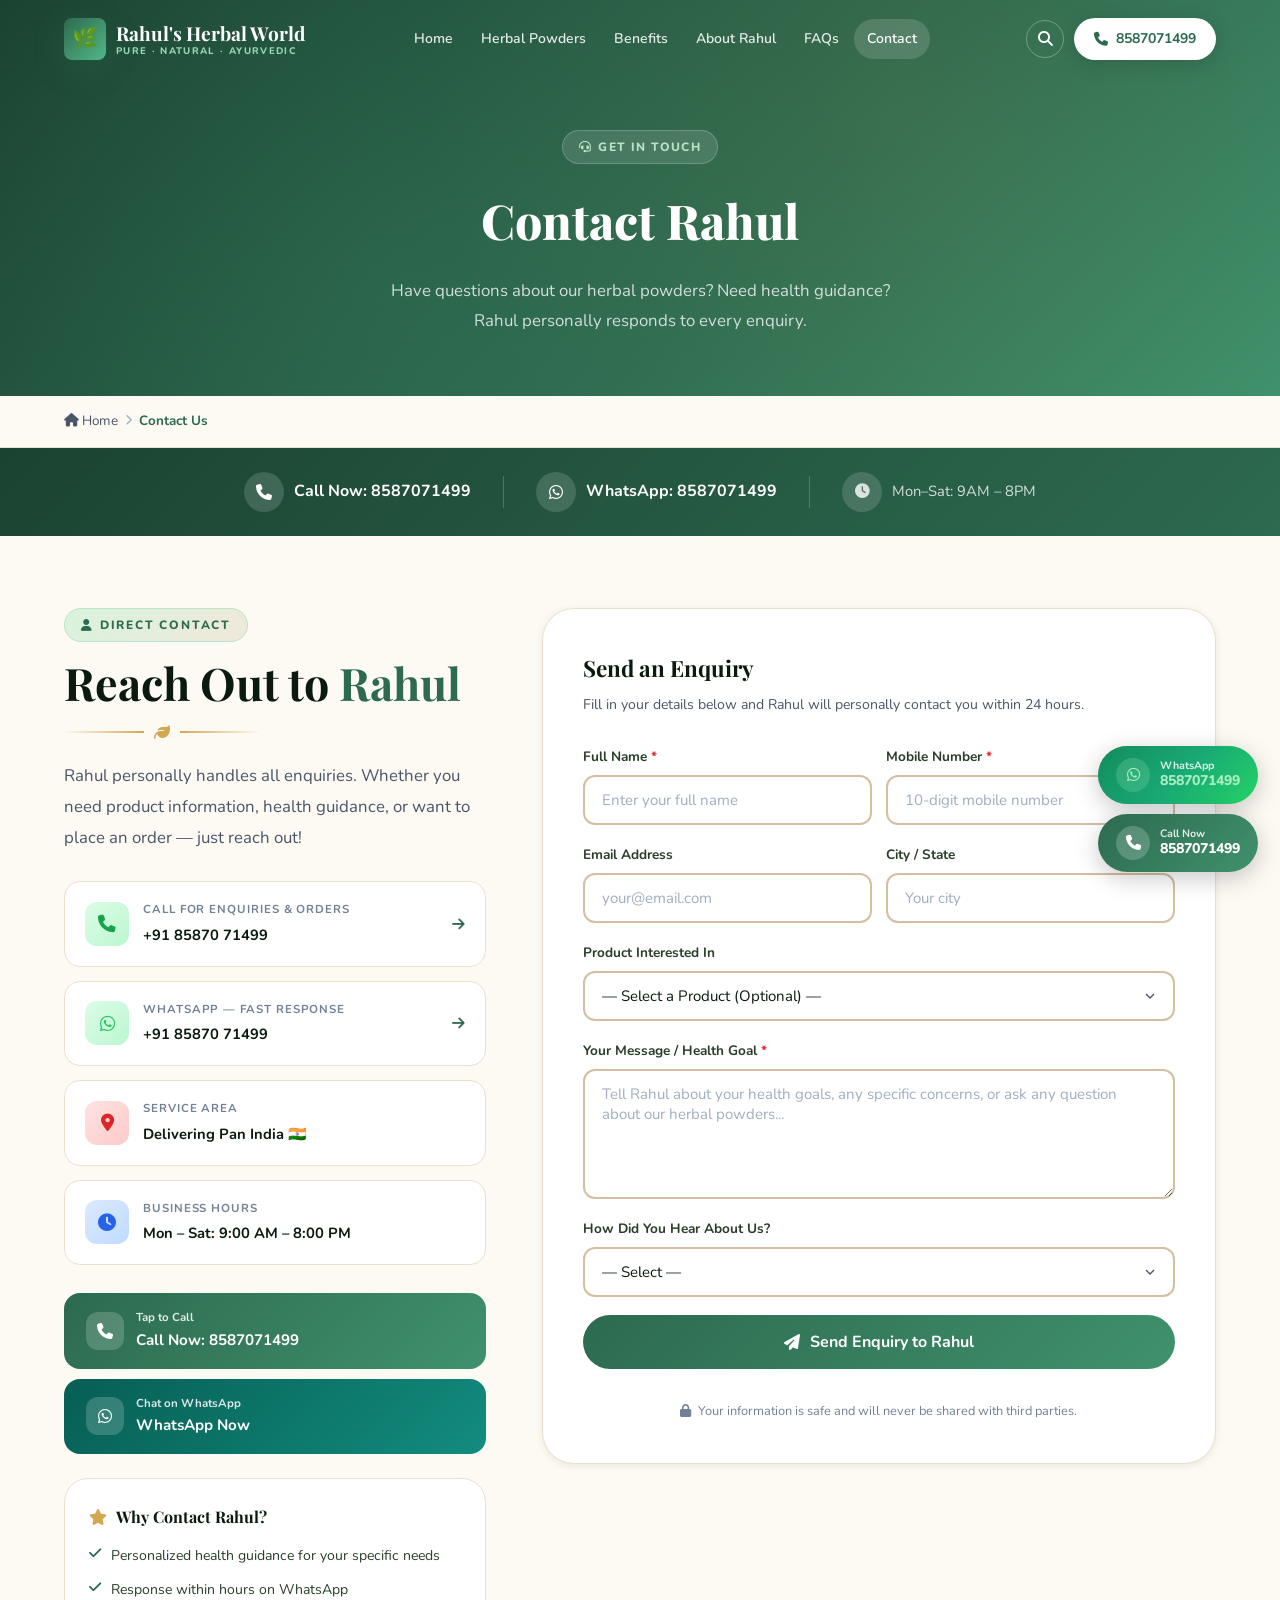
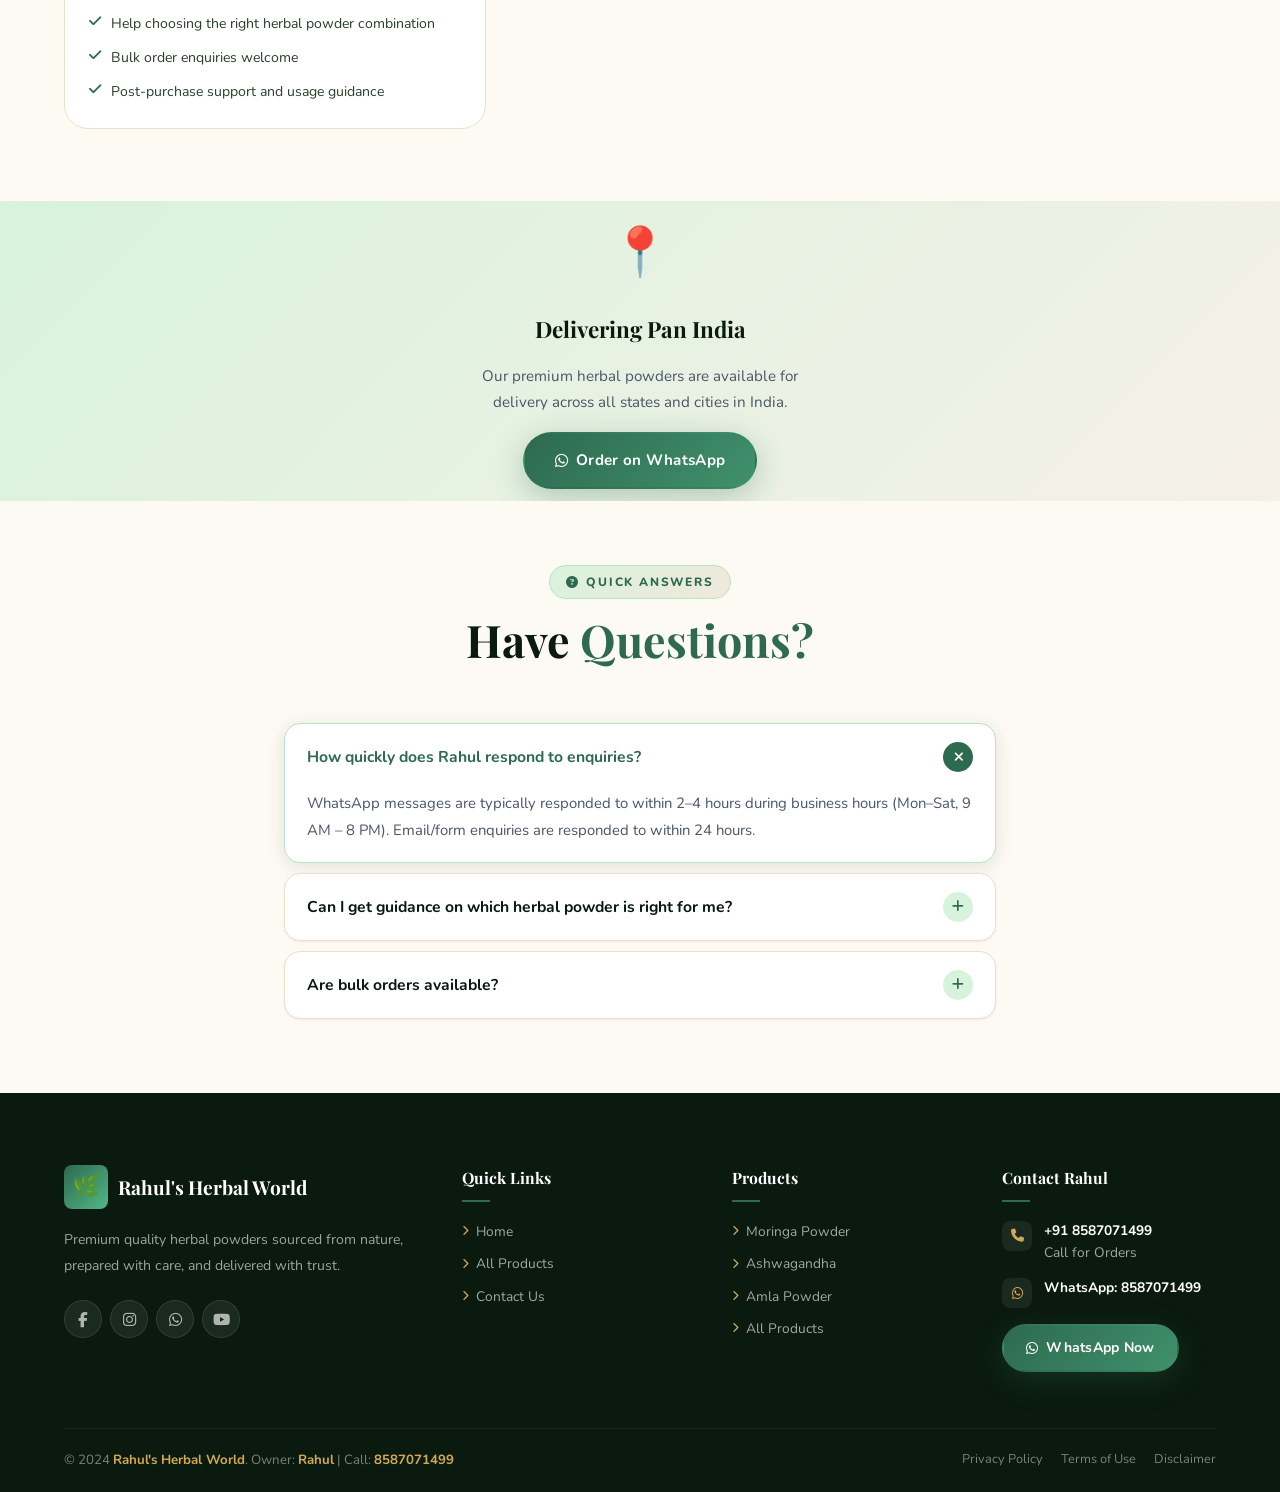
<file: contact.html>
<!DOCTYPE html>
<html lang="en">
<head>
  <meta charset="UTF-8" />
  <meta name="viewport" content="width=device-width, initial-scale=1.0" />
  <title>Contact Rahul | Herbal Products Enquiry | Rahul's Herbal World</title>
  <meta name="description" content="Contact Rahul for premium Ayurvedic herbal powder enquiries. Call/WhatsApp: 8587071499. Fast response guaranteed. Send enquiry online." />
  <meta name="robots" content="index, follow" />
  <link rel="canonical" href="https://ecoonest.com/contact.html" />
  <link rel="icon" type="image/svg+xml" href="data:image/svg+xml,<svg xmlns='http://www.w3.org/2000/svg' viewBox='0 0 100 100'><text y='.9em' font-size='90'>🌿</text></svg>" />
  <link rel="preconnect" href="https://fonts.googleapis.com" />
  <link rel="preconnect" href="https://fonts.gstatic.com" crossorigin />
  <link href="https://fonts.googleapis.com/css2?family=Playfair+Display:wght@400;600;700;800&family=Nunito:wght@400;500;600;700;800;900&display=swap" rel="stylesheet" />
  <link rel="stylesheet" href="https://cdnjs.cloudflare.com/ajax/libs/font-awesome/6.5.1/css/all.min.css" />
  <link rel="stylesheet" href="css/styles.css" />

  <!-- Schema: ContactPage -->
  <script type="application/ld+json">
  {
    "@context": "https://schema.org",
    "@type": "ContactPage",
    "name": "Contact Rahul - Herbal Products Enquiry",
    "url": "https://ecoonest.com/contact.html",
    "mainEntity": {
      "@type": "Person",
      "name": "Rahul",
      "telephone": "+918587071499",
      "jobTitle": "Herbal Products Specialist",
      "worksFor": { "@type": "LocalBusiness", "name": "Rahul's Herbal World" }
    }
  }
  </script>
</head>
<body>

  <a href="#main" class="skip-link">Skip to Main Content</a>

  <!-- NAVBAR -->
  <nav class="navbar scrolled" id="navbar">
    <div class="nav-container">
      <a href="index.html" class="nav-logo">
        <div class="nav-logo-icon">🌿</div>
        <div class="nav-logo-text">
          <span class="nav-brand-name">Rahul's Herbal World</span>
          <span class="nav-brand-tagline">Pure · Natural · Ayurvedic</span>
        </div>
      </a>
      <ul class="nav-menu">
        <li><a href="index.html"            class="nav-link">Home</a></li>
        <li><a href="products.html"         class="nav-link">Herbal Powders</a></li>
        <li><a href="index.html#benefits"   class="nav-link">Benefits</a></li>
        <li><a href="index.html#why-choose" class="nav-link">About Rahul</a></li>
        <li><a href="index.html#faqs"       class="nav-link">FAQs</a></li>
        <li><a href="contact.html"          class="nav-link active">Contact</a></li>
      </ul>
      <div class="nav-actions">
        <button class="nav-search-btn" data-search-open aria-label="Search">
          <i class="fa-solid fa-magnifying-glass"></i>
        </button>
        <a href="tel:+918587071499" class="nav-cta">
          <i class="fa-solid fa-phone"></i> 8587071499
        </a>
      </div>
      <button class="nav-hamburger" id="hamburger" aria-label="Open menu">
        <span></span><span></span><span></span>
      </button>
    </div>
  </nav>

  <!-- Mobile Nav -->
  <div class="mobile-nav-overlay" id="mobileNav">
    <button class="mobile-nav-close" id="mobileNavClose"><i class="fa-solid fa-xmark"></i></button>
    <a href="index.html"            class="nav-link">Home</a>
    <a href="products.html"         class="nav-link">Herbal Powders</a>
    <a href="index.html#benefits"   class="nav-link">Benefits</a>
    <a href="index.html#why-choose" class="nav-link">About Rahul</a>
    <a href="index.html#faqs"       class="nav-link">FAQs</a>
    <a href="contact.html"          class="nav-link">Contact</a>
    <a href="tel:+918587071499" class="btn btn-gold" style="margin-top:16px;width:100%;justify-content:center;">
      <i class="fa-solid fa-phone"></i> Call: 8587071499
    </a>
  </div>

  <main id="main">

    <!-- PAGE HERO -->
    <section class="page-hero">
      <div class="container">
        <span class="page-hero-tag"><i class="fa-solid fa-headset"></i> Get in Touch</span>
        <h1 class="page-hero-title">Contact Rahul</h1>
        <p class="page-hero-sub">Have questions about our herbal powders? Need health guidance? Rahul personally responds to every enquiry.</p>
      </div>
    </section>

    <!-- BREADCRUMB -->
    <div class="breadcrumb-bar">
      <div class="container">
        <nav class="breadcrumb" aria-label="Breadcrumb">
          <a href="index.html" class="bc-link"><i class="fa-solid fa-house"></i> Home</a>
          <span class="bc-sep"><i class="fa-solid fa-chevron-right"></i></span>
          <span class="bc-current">Contact Us</span>
        </nav>
      </div>
    </div>

    <!-- QUICK CONTACT STRIP -->
    <div style="background:linear-gradient(135deg,var(--green-800),var(--green-700)); padding:24px 0;">
      <div class="container">
        <div style="display:flex;align-items:center;justify-content:center;gap:32px;flex-wrap:wrap;">
          <a href="tel:+918587071499" style="display:flex;align-items:center;gap:10px;color:#fff;text-decoration:none;font-weight:700;font-size:1rem;">
            <div style="width:40px;height:40px;background:rgba(255,255,255,0.15);border-radius:50%;display:flex;align-items:center;justify-content:center;">
              <i class="fa-solid fa-phone"></i>
            </div>
            Call Now: 8587071499
          </a>
          <div style="width:1px;height:32px;background:rgba(255,255,255,0.2);"></div>
          <a href="https://wa.me/918587071499?text=Hello%20Rahul%2C%20I%20am%20interested%20in%20your%20herbal%20powders." target="_blank" rel="noopener" style="display:flex;align-items:center;gap:10px;color:#fff;text-decoration:none;font-weight:700;font-size:1rem;">
            <div style="width:40px;height:40px;background:rgba(255,255,255,0.15);border-radius:50%;display:flex;align-items:center;justify-content:center;">
              <i class="fa-brands fa-whatsapp"></i>
            </div>
            WhatsApp: 8587071499
          </a>
          <div style="width:1px;height:32px;background:rgba(255,255,255,0.2);"></div>
          <div style="display:flex;align-items:center;gap:10px;color:rgba(255,255,255,0.8);font-size:0.92rem;">
            <div style="width:40px;height:40px;background:rgba(255,255,255,0.15);border-radius:50%;display:flex;align-items:center;justify-content:center;">
              <i class="fa-solid fa-clock"></i>
            </div>
            Mon–Sat: 9AM – 8PM
          </div>
        </div>
      </div>
    </div>

    <!-- MAIN CONTACT SECTION -->
    <section style="background:var(--bg-light); padding:72px 0;">
      <div class="container">
        <div class="contact-grid">

          <!-- Info Side -->
          <div class="contact-info-side reveal-left">
            <div class="section-header" style="text-align:left;">
              <span class="section-tag"><i class="fa-solid fa-user"></i> Direct Contact</span>
              <h2 class="section-title">Reach Out to <span>Rahul</span></h2>
              <div class="section-divider" style="justify-content:flex-start;"><i class="fa-solid fa-leaf"></i></div>
              <p class="section-subtitle" style="text-align:left;margin:0;">
                Rahul personally handles all enquiries. Whether you need product information, health guidance, or want to place an order — just reach out!
              </p>
            </div>

            <!-- Contact Cards -->
            <div class="contact-card-list">
              <a href="tel:+918587071499" class="contact-info-card">
                <div class="cic-icon phone"><i class="fa-solid fa-phone"></i></div>
                <div>
                  <div class="cic-label">Call for Enquiries &amp; Orders</div>
                  <div class="cic-value">+91 85870 71499</div>
                </div>
                <i class="fa-solid fa-arrow-right" style="margin-left:auto; color:var(--primary); font-size:0.9rem;"></i>
              </a>

              <a href="https://wa.me/918587071499?text=Hello%20Rahul%2C%20I%20want%20to%20enquire%20about%20your%20herbal%20products." class="contact-info-card" target="_blank" rel="noopener">
                <div class="cic-icon whatsapp"><i class="fa-brands fa-whatsapp"></i></div>
                <div>
                  <div class="cic-label">WhatsApp — Fast Response</div>
                  <div class="cic-value">+91 85870 71499</div>
                </div>
                <i class="fa-solid fa-arrow-right" style="margin-left:auto; color:var(--primary); font-size:0.9rem;"></i>
              </a>

              <div class="contact-info-card">
                <div class="cic-icon location"><i class="fa-solid fa-location-dot"></i></div>
                <div>
                  <div class="cic-label">Service Area</div>
                  <div class="cic-value">Delivering Pan India 🇮🇳</div>
                </div>
              </div>

              <div class="contact-info-card">
                <div class="cic-icon hours"><i class="fa-solid fa-clock"></i></div>
                <div>
                  <div class="cic-label">Business Hours</div>
                  <div class="cic-value">Mon – Sat: 9:00 AM – 8:00 PM</div>
                </div>
              </div>
            </div>

            <!-- CTA Buttons -->
            <div class="contact-cta-btns">
              <a href="tel:+918587071499" class="cta-btn call">
                <div class="cta-btn-icon"><i class="fa-solid fa-phone"></i></div>
                <div>
                  <div style="font-size:0.72rem;opacity:0.85;">Tap to Call</div>
                  <div>Call Now: 8587071499</div>
                </div>
              </a>
              <a href="https://wa.me/918587071499?text=Hello%20Rahul%2C%20I%20am%20interested%20in%20purchasing%20your%20herbal%20powders." class="cta-btn whatsapp" target="_blank" rel="noopener">
                <div class="cta-btn-icon"><i class="fa-brands fa-whatsapp"></i></div>
                <div>
                  <div style="font-size:0.72rem;opacity:0.85;">Chat on WhatsApp</div>
                  <div>WhatsApp Now</div>
                </div>
              </a>
            </div>

            <!-- Why Contact Rahul -->
            <div style="background:#fff;border-radius:var(--r-xl);padding:24px;margin-top:24px;border:1.5px solid var(--beige-400);">
              <h4 style="font-family:var(--font-display);font-size:1rem;font-weight:700;color:var(--text-900);margin-bottom:14px;">
                <i class="fa-solid fa-star" style="color:var(--accent);margin-right:6px;"></i>
                Why Contact Rahul?
              </h4>
              <ul style="display:flex;flex-direction:column;gap:10px;">
                <li style="display:flex;gap:10px;align-items:flex-start;font-size:0.88rem;color:var(--text-700);">
                  <i class="fa-solid fa-check" style="color:var(--primary);flex-shrink:0;margin-top:2px;"></i>
                  Personalized health guidance for your specific needs
                </li>
                <li style="display:flex;gap:10px;align-items:flex-start;font-size:0.88rem;color:var(--text-700);">
                  <i class="fa-solid fa-check" style="color:var(--primary);flex-shrink:0;margin-top:2px;"></i>
                  Response within hours on WhatsApp
                </li>
                <li style="display:flex;gap:10px;align-items:flex-start;font-size:0.88rem;color:var(--text-700);">
                  <i class="fa-solid fa-check" style="color:var(--primary);flex-shrink:0;margin-top:2px;"></i>
                  Help choosing the right herbal powder combination
                </li>
                <li style="display:flex;gap:10px;align-items:flex-start;font-size:0.88rem;color:var(--text-700);">
                  <i class="fa-solid fa-check" style="color:var(--primary);flex-shrink:0;margin-top:2px;"></i>
                  Bulk order enquiries welcome
                </li>
                <li style="display:flex;gap:10px;align-items:flex-start;font-size:0.88rem;color:var(--text-700);">
                  <i class="fa-solid fa-check" style="color:var(--primary);flex-shrink:0;margin-top:2px;"></i>
                  Post-purchase support and usage guidance
                </li>
              </ul>
            </div>
          </div>

          <!-- Form Side -->
          <div class="contact-form-box reveal-right">
            <h3 class="cfb-title">Send an Enquiry</h3>
            <p class="cfb-sub">Fill in your details below and Rahul will personally contact you within 24 hours.</p>

            <!--
              ★ SETUP INSTRUCTIONS ★
              Replace "YOUR_EMAIL@GMAIL.COM" below with Rahul's actual Gmail address.
              Example: action="https://formsubmit.co/rahul@gmail.com"
              
              First time: You'll receive a verification email from FormSubmit — confirm it.
              After that, all form submissions go directly to Rahul's email. FREE service.
            -->
            <form
              class="contact-form"
              id="contactForm"
              action="https://formsubmit.co/econestcenter@gmail.com"
              method="POST"
            >
              <!-- FormSubmit Configuration -->
              <input type="hidden" name="_subject"  value="🌿 New Herbal Product Enquiry — Rahul's Herbal World" />
              <input type="hidden" name="_template" value="table" />
              <input type="hidden" name="_captcha"  value="false" />
              <input type="text"   name="_honey"    style="display:none" tabindex="-1" autocomplete="off" />

              <div class="form-row-2">
                <div class="form-group">
                  <label class="form-label" for="c_name">
                    Full Name <span class="req">*</span>
                  </label>
                  <input
                    type="text"
                    id="c_name"
                    name="name"
                    class="form-control"
                    placeholder="Enter your full name"
                    required
                    autocomplete="name"
                  />
                </div>
                <div class="form-group">
                  <label class="form-label" for="c_mobile">
                    Mobile Number <span class="req">*</span>
                  </label>
                  <input
                    type="tel"
                    id="c_mobile"
                    name="mobile"
                    class="form-control"
                    placeholder="10-digit mobile number"
                    pattern="[6-9][0-9]{9}"
                    maxlength="10"
                    required
                    autocomplete="tel"
                  />
                </div>
              </div>

              <div class="form-row-2">
                <div class="form-group">
                  <label class="form-label" for="c_email">Email Address</label>
                  <input
                    type="email"
                    id="c_email"
                    name="email"
                    class="form-control"
                    placeholder="your@email.com"
                    autocomplete="email"
                  />
                </div>
                <div class="form-group">
                  <label class="form-label" for="c_city">City / State</label>
                  <input
                    type="text"
                    id="c_city"
                    name="city"
                    class="form-control"
                    placeholder="Your city"
                    autocomplete="address-level2"
                  />
                </div>
              </div>

              <div class="form-group">
                <label class="form-label" for="c_product">
                  Product Interested In
                </label>
                <select id="c_product" name="product_interest" class="form-control">
                  <option value="">— Select a Product (Optional) —</option>
                  <option>Moringa Powder</option>
                  <option>Ashwagandha Powder</option>
                  <option>Amla Powder</option>
                  <option>Neem Powder</option>
                  <option>Tulsi Powder</option>
                  <option>Giloy Powder</option>
                  <option>Shatavari Powder</option>
                  <option>Triphala Powder</option>
                  <option>Wheatgrass Powder</option>
                  <option>Brahmi Powder</option>
                  <option>Multiple Products</option>
                  <option>Bulk Order</option>
                  <option>General Enquiry</option>
                </select>
              </div>

              <div class="form-group">
                <label class="form-label" for="c_message">
                  Your Message / Health Goal <span class="req">*</span>
                </label>
                <textarea
                  id="c_message"
                  name="message"
                  class="form-control"
                  placeholder="Tell Rahul about your health goals, any specific concerns, or ask any question about our herbal powders..."
                  rows="5"
                  required
                ></textarea>
              </div>

              <!-- How did you hear -->
              <div class="form-group">
                <label class="form-label" for="c_source">How Did You Hear About Us?</label>
                <select id="c_source" name="source" class="form-control">
                  <option value="">— Select —</option>
                  <option>Google Search</option>
                  <option>WhatsApp / Friend Referral</option>
                  <option>Social Media (Facebook / Instagram)</option>
                  <option>YouTube</option>
                  <option>Other</option>
                </select>
              </div>

              <button type="submit" class="form-submit">
                <i class="fa-solid fa-paper-plane"></i>
                Send Enquiry to Rahul
              </button>

              <p style="text-align:center;font-size:0.8rem;color:var(--text-400);margin-top:14px;">
                <i class="fa-solid fa-lock" style="margin-right:4px;"></i>
                Your information is safe and will never be shared with third parties.
              </p>
            </form>

            <!-- Success State -->
            <div class="form-success" id="formSuccess">
              <div class="success-icon">✅</div>
              <h4 class="success-title">Enquiry Sent Successfully!</h4>
              <p class="success-text">
                Thank you for reaching out! Rahul has received your enquiry and will contact you within 24 hours.<br><br>
                For faster response, you can also WhatsApp directly:
              </p>
              <a href="https://wa.me/918587071499?text=Hello%20Rahul%2C%20I%20just%20sent%20an%20enquiry%20through%20your%20website." class="btn btn-primary" style="margin-top:20px;" target="_blank" rel="noopener">
                <i class="fa-brands fa-whatsapp"></i> Follow Up on WhatsApp
              </a>
            </div>
          </div>

        </div>
      </div>
    </section>

    <!-- MAP PLACEHOLDER -->
    <section style="background:#fff; padding:0;">
      <div style="background:linear-gradient(135deg,var(--green-100),var(--beige-200)); height:300px; display:flex; align-items:center; justify-content:center; flex-direction:column; gap:16px; position:relative; overflow:hidden;">
        <div style="font-size:3rem;">📍</div>
        <h3 style="font-family:var(--font-display);font-size:1.4rem;font-weight:700;color:var(--text-900);">Delivering Pan India</h3>
        <p style="color:var(--text-500);font-size:0.95rem;text-align:center;max-width:400px;padding:0 20px;">
          Our premium herbal powders are available for delivery across all states and cities in India.
        </p>
        <a href="https://wa.me/918587071499?text=Hello%20Rahul%2C%20I%20want%20to%20place%20an%20order%20for%20delivery." class="btn btn-primary" target="_blank" rel="noopener">
          <i class="fa-brands fa-whatsapp"></i> Order on WhatsApp
        </a>
      </div>
    </section>

    <!-- FAQ STRIP -->
    <section style="background:var(--bg-light); padding:64px 0;">
      <div class="container" style="max-width:760px;">
        <div class="section-header">
          <span class="section-tag"><i class="fa-solid fa-circle-question"></i> Quick Answers</span>
          <h2 class="section-title">Have <span>Questions?</span></h2>
        </div>
        <div>
          <div class="faq-item open">
            <div class="faq-q">
              <span>How quickly does Rahul respond to enquiries?</span>
              <div class="faq-icon"><i class="fa-solid fa-plus"></i></div>
            </div>
            <div class="faq-body">
              <div class="faq-body-inner">
                WhatsApp messages are typically responded to within 2–4 hours during business hours (Mon–Sat, 9 AM – 8 PM). Email/form enquiries are responded to within 24 hours.
              </div>
            </div>
          </div>
          <div class="faq-item">
            <div class="faq-q">
              <span>Can I get guidance on which herbal powder is right for me?</span>
              <div class="faq-icon"><i class="fa-solid fa-plus"></i></div>
            </div>
            <div class="faq-body">
              <div class="faq-body-inner">
                Absolutely! Rahul personally provides free consultation to help you choose the most suitable herbal powders based on your health goals and lifestyle. Just reach out via WhatsApp or the form above.
              </div>
            </div>
          </div>
          <div class="faq-item">
            <div class="faq-q">
              <span>Are bulk orders available?</span>
              <div class="faq-icon"><i class="fa-solid fa-plus"></i></div>
            </div>
            <div class="faq-body">
              <div class="faq-body-inner">
                Yes! Bulk orders for resellers, Ayurvedic practitioners, wellness centers, and large families are welcome. Contact Rahul directly for special pricing on bulk quantities.
              </div>
            </div>
          </div>
        </div>
      </div>
    </section>

  </main>

  <!-- FOOTER -->
  <footer class="footer">
    <div class="container">
      <div class="footer-grid">
        <div class="footer-brand-col">
          <a href="index.html" class="footer-logo">
            <div class="footer-logo-icon">🌿</div>
            <span class="footer-logo-name">Rahul's Herbal World</span>
          </a>
          <p class="footer-desc">Premium quality herbal powders sourced from nature, prepared with care, and delivered with trust.</p>
          <div class="footer-social">
            <a href="#" class="footer-social-link"><i class="fa-brands fa-facebook-f"></i></a>
            <a href="#" class="footer-social-link"><i class="fa-brands fa-instagram"></i></a>
            <a href="https://wa.me/918587071499" class="footer-social-link" target="_blank"><i class="fa-brands fa-whatsapp"></i></a>
            <a href="#" class="footer-social-link"><i class="fa-brands fa-youtube"></i></a>
          </div>
        </div>
        <div>
          <h4 class="footer-col-title">Quick Links</h4>
          <ul class="footer-links">
            <li><a href="index.html"    class="footer-link"><i class="fa-solid fa-chevron-right"></i> Home</a></li>
            <li><a href="products.html" class="footer-link"><i class="fa-solid fa-chevron-right"></i> All Products</a></li>
            <li><a href="contact.html"  class="footer-link"><i class="fa-solid fa-chevron-right"></i> Contact Us</a></li>
          </ul>
        </div>
        <div>
          <h4 class="footer-col-title">Products</h4>
          <ul class="footer-links">
            <li><a href="product-detail.html?product=moringa-powder"     class="footer-link"><i class="fa-solid fa-chevron-right"></i> Moringa Powder</a></li>
            <li><a href="product-detail.html?product=ashwagandha-powder" class="footer-link"><i class="fa-solid fa-chevron-right"></i> Ashwagandha</a></li>
            <li><a href="product-detail.html?product=amla-powder"        class="footer-link"><i class="fa-solid fa-chevron-right"></i> Amla Powder</a></li>
            <li><a href="products.html"                                  class="footer-link"><i class="fa-solid fa-chevron-right"></i> All Products</a></li>
          </ul>
        </div>
        <div>
          <h4 class="footer-col-title">Contact Rahul</h4>
          <div class="footer-contact-row">
            <div class="footer-contact-icon"><i class="fa-solid fa-phone"></i></div>
            <div class="footer-contact-text">
              <a href="tel:+918587071499" class="footer-contact-link">+91 8587071499</a><br>Call for Orders
            </div>
          </div>
          <div class="footer-contact-row">
            <div class="footer-contact-icon"><i class="fa-brands fa-whatsapp"></i></div>
            <div class="footer-contact-text">
              <a href="https://wa.me/918587071499" class="footer-contact-link" target="_blank">WhatsApp: 8587071499</a>
            </div>
          </div>
          <div style="margin-top:16px;">
            <a href="https://wa.me/918587071499" class="btn btn-primary btn-sm" target="_blank">
              <i class="fa-brands fa-whatsapp"></i> WhatsApp Now
            </a>
          </div>
        </div>
      </div>
      <div class="footer-bottom">
        <p class="footer-copyright">&copy; 2024 <span>Rahul's Herbal World</span>. Owner: <span>Rahul</span> | Call: <span>8587071499</span></p>
        <div class="footer-bottom-links">
          <a href="#" class="footer-bottom-link">Privacy Policy</a>
          <a href="#" class="footer-bottom-link">Terms of Use</a>
          <a href="#" class="footer-bottom-link">Disclaimer</a>
        </div>
      </div>
    </div>
  </footer>

  <!-- FLOATING BUTTONS -->
  <div class="floating-btns">
    <a href="https://wa.me/918587071499?text=Hello%20Rahul%2C%20I%20want%20to%20enquire%20about%20herbal%20powders." class="fb-btn whatsapp" target="_blank" rel="noopener">
      <div class="fb-btn-icon"><i class="fa-brands fa-whatsapp"></i></div>
      <div class="fb-btn-info">
        <span class="fb-btn-label">WhatsApp</span>
        <span class="fb-btn-num">8587071499</span>
      </div>
    </a>
    <a href="tel:+918587071499" class="fb-btn call">
      <div class="fb-btn-icon"><i class="fa-solid fa-phone"></i></div>
      <div class="fb-btn-info">
        <span class="fb-btn-label">Call Now</span>
        <span class="fb-btn-num">8587071499</span>
      </div>
    </a>
  </div>

  <button class="scroll-top" id="scrollTop"><i class="fa-solid fa-chevron-up"></i></button>

  <!-- Search Overlay -->
  <div class="search-overlay" id="searchOverlay">
    <div class="search-overlay-inner">
      <div class="search-input-row">
        <i class="fa-solid fa-magnifying-glass" style="color:rgba(255,255,255,0.4);font-size:1.1rem;flex-shrink:0;"></i>
        <input type="search" class="search-input" id="searchInput" placeholder="Search herbal powders..." autocomplete="off" />
        <button class="search-close" id="searchClose"><i class="fa-solid fa-xmark"></i></button>
      </div>
      <div>
        <p class="search-hint">Popular Searches</p>
        <div class="search-pills">
          <button class="search-pill">Moringa Powder</button>
          <button class="search-pill">Ashwagandha</button>
          <button class="search-pill">Amla Powder</button>
          <button class="search-pill">Immunity</button>
          <button class="search-pill">Hair Care</button>
        </div>
      </div>
    </div>
  </div>

  <script src="js/products-data.js"></script>
  <script src="js/main.js"></script>
  <script>
    // Pre-select product from URL param
    document.addEventListener('DOMContentLoaded', function() {
      const params = new URLSearchParams(window.location.search);
      const productSlug = params.get('product');
      const productName = params.get('name');

      if (productName) {
        const select = document.getElementById('c_product');
        if (select) {
          for (let i = 0; i < select.options.length; i++) {
            if (select.options[i].text === decodeURIComponent(productName)) {
              select.selectedIndex = i;
              break;
            }
          }
        }
      }

      // FAQ accordion on contact page
      document.querySelectorAll('.faq-item .faq-q').forEach(function(q) {
        q.addEventListener('click', function() {
          const item = this.closest('.faq-item');
          const isOpen = item.classList.contains('open');
          document.querySelectorAll('.faq-item.open').forEach(function(i) { i.classList.remove('open'); });
          if (!isOpen) item.classList.add('open');
        });
      });
    });
  </script>
</body>
</html>
</file>
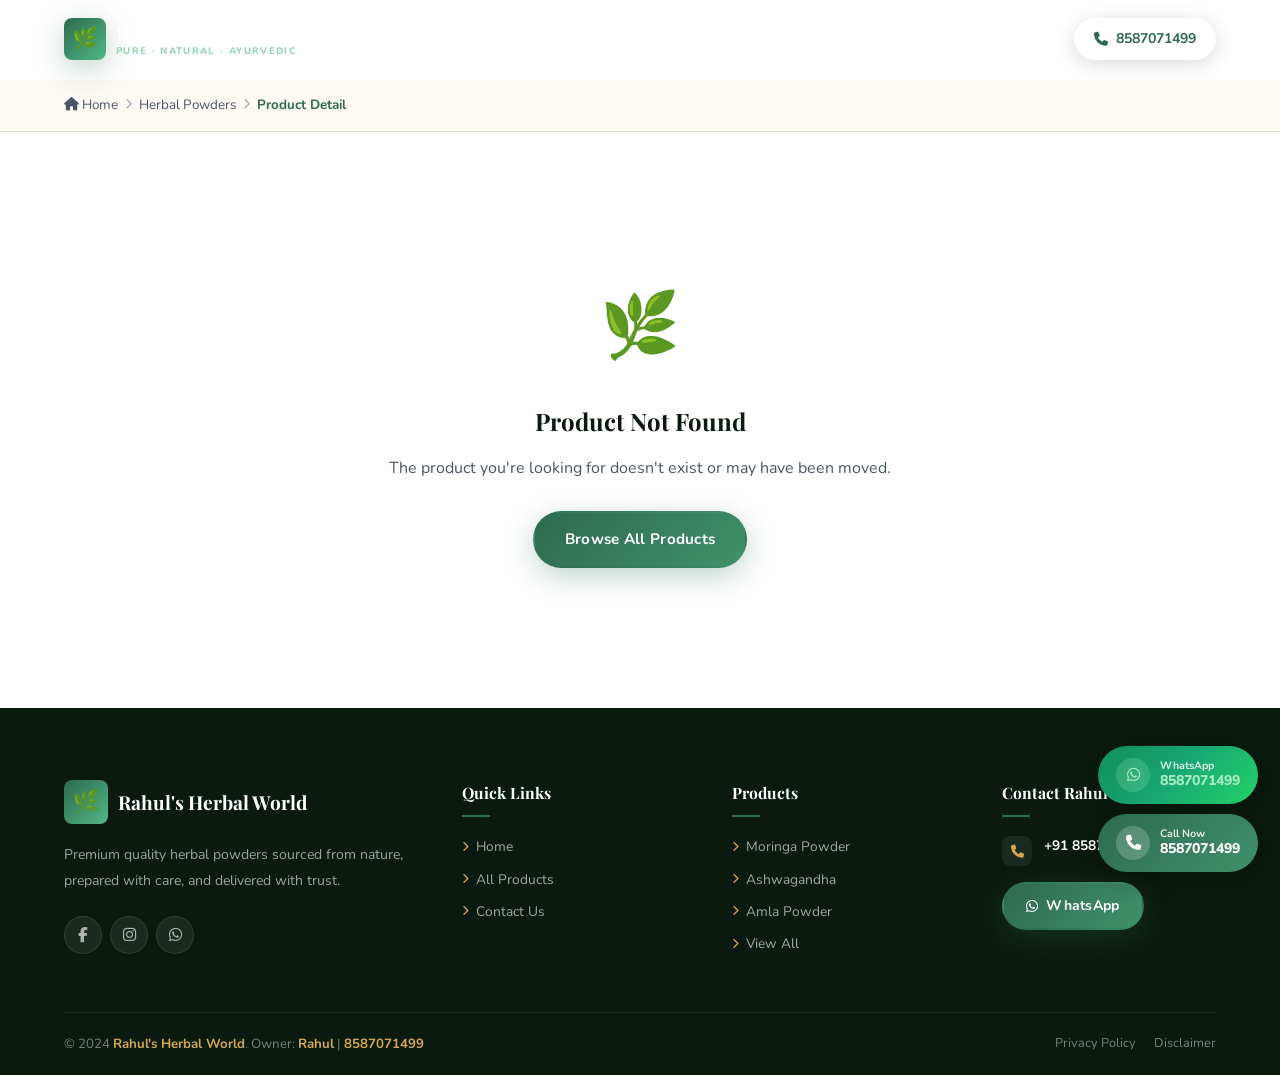
<file: product-detail.html>
<!DOCTYPE html>
<html lang="en">
<head>
  <meta charset="UTF-8" />
  <meta name="viewport" content="width=device-width, initial-scale=1.0" />
  <title id="pdPageTitle">Herbal Powder Details | Rahul's Herbal World</title>
  <meta name="description" id="pdMetaDesc" content="Premium Ayurvedic herbal powder by Rahul. 100% pure and natural. Contact: 8587071499." />
  <meta name="robots" content="index, follow" />
  <link rel="icon" type="image/svg+xml" href="data:image/svg+xml,<svg xmlns='http://www.w3.org/2000/svg' viewBox='0 0 100 100'><text y='.9em' font-size='90'>🌿</text></svg>" />
  <link rel="preconnect" href="https://fonts.googleapis.com" />
  <link rel="preconnect" href="https://fonts.gstatic.com" crossorigin />
  <link href="https://fonts.googleapis.com/css2?family=Playfair+Display:wght@400;600;700;800&family=Nunito:wght@400;500;600;700;800;900&display=swap" rel="stylesheet" />
  <link rel="stylesheet" href="https://cdnjs.cloudflare.com/ajax/libs/font-awesome/6.5.1/css/all.min.css" />
  <link rel="stylesheet" href="css/styles.css" />
  <script type="application/ld+json" id="pdSchema"></script>
</head>
<body>

  <a href="#main" class="skip-link">Skip to Main Content</a>

  <!-- NAVBAR -->
  <nav class="navbar scrolled" id="navbar">
    <div class="nav-container">
      <a href="index.html" class="nav-logo">
        <div class="nav-logo-icon">🌿</div>
        <div class="nav-logo-text">
          <span class="nav-brand-name">Rahul's Herbal World</span>
          <span class="nav-brand-tagline">Pure · Natural · Ayurvedic</span>
        </div>
      </a>
      <ul class="nav-menu">
        <li><a href="index.html"            class="nav-link">Home</a></li>
        <li><a href="products.html"         class="nav-link active">Herbal Powders</a></li>
        <li><a href="index.html#benefits"   class="nav-link">Benefits</a></li>
        <li><a href="index.html#why-choose" class="nav-link">About Rahul</a></li>
        <li><a href="index.html#faqs"       class="nav-link">FAQs</a></li>
        <li><a href="contact.html"          class="nav-link">Contact</a></li>
      </ul>
      <div class="nav-actions">
        <button class="nav-search-btn" data-search-open aria-label="Search">
          <i class="fa-solid fa-magnifying-glass"></i>
        </button>
        <a href="tel:+918587071499" class="nav-cta">
          <i class="fa-solid fa-phone"></i> 8587071499
        </a>
      </div>
      <button class="nav-hamburger" id="hamburger" aria-label="Open menu">
        <span></span><span></span><span></span>
      </button>
    </div>
  </nav>

  <!-- Mobile Nav -->
  <div class="mobile-nav-overlay" id="mobileNav">
    <button class="mobile-nav-close" id="mobileNavClose"><i class="fa-solid fa-xmark"></i></button>
    <a href="index.html"            class="nav-link">Home</a>
    <a href="products.html"         class="nav-link">Herbal Powders</a>
    <a href="index.html#benefits"   class="nav-link">Benefits</a>
    <a href="index.html#why-choose" class="nav-link">About Rahul</a>
    <a href="index.html#faqs"       class="nav-link">FAQs</a>
    <a href="contact.html"          class="nav-link">Contact</a>
    <a href="tel:+918587071499" class="btn btn-gold" style="margin-top:16px;width:100%;justify-content:center;">
      <i class="fa-solid fa-phone"></i> Call: 8587071499
    </a>
  </div>

  <main id="main">

    <!-- BREADCRUMB -->
    <div class="breadcrumb-bar" style="margin-top:80px;">
      <div class="container">
        <nav class="breadcrumb" aria-label="Breadcrumb">
          <a href="index.html"    class="bc-link"><i class="fa-solid fa-house"></i> Home</a>
          <span class="bc-sep"><i class="fa-solid fa-chevron-right"></i></span>
          <a href="products.html" class="bc-link">Herbal Powders</a>
          <span class="bc-sep"><i class="fa-solid fa-chevron-right"></i></span>
          <span class="bc-current" id="bcCurrent">Product Detail</span>
        </nav>
      </div>
    </div>

    <!-- PRODUCT DETAIL SECTION -->
    <section style="background:#fff; padding:60px 0;">
      <div class="container" id="pdContent">
        <div class="pd-grid">

          <!-- Gallery -->
          <div class="pd-gallery">
            <div class="pd-gallery-main" id="pdMainImg">🌿</div>
            <div class="pd-thumbs" id="pdThumbs">
              <!-- JS fills these -->
            </div>
          </div>

          <!-- Product Info -->
          <div class="pd-info">
            <div class="pd-category" id="pdCategory">
              <i class="fa-solid fa-tag"></i> Herbal Powder
            </div>

            <h1 class="pd-name" id="pdName">Loading...</h1>

            <!-- Stars + Trust -->
            <div style="display:flex;align-items:center;gap:12px;margin-bottom:20px;flex-wrap:wrap;">
              <div style="color:var(--accent);font-size:1rem;letter-spacing:2px;">★★★★★</div>
              <span style="font-size:0.82rem;color:var(--text-500);font-weight:700;">Verified Quality</span>
              <span style="background:var(--green-100);color:var(--primary);font-size:0.75rem;font-weight:800;padding:3px 12px;border-radius:var(--r-full);">100% Pure &amp; Natural</span>
            </div>

            <p class="pd-desc" id="pdDesc">Loading product details...</p>

            <!-- Benefits -->
            <div class="pd-benefits-title">Key Health Benefits</div>
            <div class="pd-benefits-grid" id="pdBenefits">
              <!-- JS fills -->
            </div>

            <!-- Tabs -->
            <div class="product-detail-tabs" style="margin-bottom:28px;">
              <div class="tabs-nav">
                <button class="tab-btn active" data-tab="paneIngredients">Ingredients</button>
                <button class="tab-btn" data-tab="paneUsage">How to Use</button>
                <button class="tab-btn" data-tab="paneStorage">Storage</button>
              </div>
              <div id="paneIngredients" class="tab-pane active">
                <div class="tab-content" id="tabIngredients">
                  <p>Loading...</p>
                </div>
              </div>
              <div id="paneUsage" class="tab-pane">
                <div class="tab-content" id="tabUsage">
                  <p>Loading...</p>
                </div>
              </div>
              <div id="paneStorage" class="tab-pane">
                <div class="tab-content" id="tabStorage">
                  <p>Loading...</p>
                </div>
              </div>
            </div>

            <!-- Actions -->
            <div class="pd-actions">
              <a href="contact.html" class="btn btn-primary btn-lg btn-block" data-enquire>
                <i class="fa-solid fa-envelope"></i> Send Enquiry to Rahul
              </a>
              <a href="https://wa.me/918587071499" class="btn btn-block" style="background:linear-gradient(135deg,#075e54,#128c7e);color:#fff;padding:15px 30px;border-radius:var(--r-full);font-weight:700;display:flex;align-items:center;justify-content:center;gap:10px;" target="_blank" data-whatsapp>
                <i class="fa-brands fa-whatsapp" style="font-size:1.1rem;"></i> Order on WhatsApp: 8587071499
              </a>
              <a href="tel:+918587071499" class="btn btn-outline btn-lg btn-block">
                <i class="fa-solid fa-phone"></i> Call Rahul: 8587071499
              </a>
            </div>

            <!-- Safety Note -->
            <div class="disclaimer-box" style="margin-top:24px;">
              <div class="disclaimer-icon"><i class="fa-solid fa-triangle-exclamation"></i></div>
              <div>
                <div class="disclaimer-label">Disclaimer</div>
                <p class="disclaimer-text">This product is not intended to diagnose, treat, cure or prevent any disease. Consult your healthcare professional before use.</p>
              </div>
            </div>
          </div>

        </div>

        <!-- Product FAQs -->
        <div style="margin-top:64px; max-width:800px;">
          <h3 style="font-family:var(--font-display);font-size:1.6rem;font-weight:700;color:var(--text-900);margin-bottom:24px;">
            Frequently Asked <span style="color:var(--primary)">Questions</span>
          </h3>
          <div id="pdFaqs">
            <!-- JS fills product-specific FAQs -->
          </div>
        </div>

        <!-- Related Products -->
        <div class="related-products" style="margin-top:80px;">
          <div style="display:flex;align-items:center;justify-content:space-between;margin-bottom:28px;flex-wrap:wrap;gap:14px;">
            <h3 style="font-family:var(--font-display);font-size:1.6rem;font-weight:700;color:var(--text-900);">
              Related <span style="color:var(--primary)">Products</span>
            </h3>
            <a href="products.html" class="btn btn-outline btn-sm">View All Products</a>
          </div>
          <div class="products-grid" id="relatedGrid">
            <!-- JS fills -->
          </div>
        </div>

      </div>
    </section>

  </main>

  <!-- FOOTER -->
  <footer class="footer">
    <div class="container">
      <div class="footer-grid">
        <div class="footer-brand-col">
          <a href="index.html" class="footer-logo">
            <div class="footer-logo-icon">🌿</div>
            <span class="footer-logo-name">Rahul's Herbal World</span>
          </a>
          <p class="footer-desc">Premium quality herbal powders sourced from nature, prepared with care, and delivered with trust.</p>
          <div class="footer-social">
            <a href="#" class="footer-social-link"><i class="fa-brands fa-facebook-f"></i></a>
            <a href="#" class="footer-social-link"><i class="fa-brands fa-instagram"></i></a>
            <a href="https://wa.me/918587071499" class="footer-social-link" target="_blank"><i class="fa-brands fa-whatsapp"></i></a>
          </div>
        </div>
        <div>
          <h4 class="footer-col-title">Quick Links</h4>
          <ul class="footer-links">
            <li><a href="index.html"    class="footer-link"><i class="fa-solid fa-chevron-right"></i> Home</a></li>
            <li><a href="products.html" class="footer-link"><i class="fa-solid fa-chevron-right"></i> All Products</a></li>
            <li><a href="contact.html"  class="footer-link"><i class="fa-solid fa-chevron-right"></i> Contact Us</a></li>
          </ul>
        </div>
        <div>
          <h4 class="footer-col-title">Products</h4>
          <ul class="footer-links">
            <li><a href="product-detail.html?product=moringa-powder"     class="footer-link"><i class="fa-solid fa-chevron-right"></i> Moringa Powder</a></li>
            <li><a href="product-detail.html?product=ashwagandha-powder" class="footer-link"><i class="fa-solid fa-chevron-right"></i> Ashwagandha</a></li>
            <li><a href="product-detail.html?product=amla-powder"        class="footer-link"><i class="fa-solid fa-chevron-right"></i> Amla Powder</a></li>
            <li><a href="products.html"                                  class="footer-link"><i class="fa-solid fa-chevron-right"></i> View All</a></li>
          </ul>
        </div>
        <div>
          <h4 class="footer-col-title">Contact Rahul</h4>
          <div class="footer-contact-row">
            <div class="footer-contact-icon"><i class="fa-solid fa-phone"></i></div>
            <div class="footer-contact-text"><a href="tel:+918587071499" class="footer-contact-link">+91 8587071499</a></div>
          </div>
          <div style="margin-top:16px;">
            <a href="https://wa.me/918587071499" class="btn btn-primary btn-sm" target="_blank">
              <i class="fa-brands fa-whatsapp"></i> WhatsApp
            </a>
          </div>
        </div>
      </div>
      <div class="footer-bottom">
        <p class="footer-copyright">&copy; 2024 <span>Rahul's Herbal World</span>. Owner: <span>Rahul</span> | <span>8587071499</span></p>
        <div class="footer-bottom-links">
          <a href="#" class="footer-bottom-link">Privacy Policy</a>
          <a href="#" class="footer-bottom-link">Disclaimer</a>
        </div>
      </div>
    </div>
  </footer>

  <!-- FLOATING BUTTONS -->
  <div class="floating-btns">
    <a href="https://wa.me/918587071499" class="fb-btn whatsapp" target="_blank" rel="noopener" data-whatsapp>
      <div class="fb-btn-icon"><i class="fa-brands fa-whatsapp"></i></div>
      <div class="fb-btn-info">
        <span class="fb-btn-label">WhatsApp</span>
        <span class="fb-btn-num">8587071499</span>
      </div>
    </a>
    <a href="tel:+918587071499" class="fb-btn call">
      <div class="fb-btn-icon"><i class="fa-solid fa-phone"></i></div>
      <div class="fb-btn-info">
        <span class="fb-btn-label">Call Now</span>
        <span class="fb-btn-num">8587071499</span>
      </div>
    </a>
  </div>

  <button class="scroll-top" id="scrollTop"><i class="fa-solid fa-chevron-up"></i></button>

  <!-- Search Overlay -->
  <div class="search-overlay" id="searchOverlay">
    <div class="search-overlay-inner">
      <div class="search-input-row">
        <i class="fa-solid fa-magnifying-glass" style="color:rgba(255,255,255,0.4);font-size:1.1rem;flex-shrink:0;"></i>
        <input type="search" class="search-input" id="searchInput" placeholder="Search herbal powders..." autocomplete="off" />
        <button class="search-close" id="searchClose"><i class="fa-solid fa-xmark"></i></button>
      </div>
      <div>
        <p class="search-hint">Popular Searches</p>
        <div class="search-pills">
          <button class="search-pill">Moringa Powder</button>
          <button class="search-pill">Ashwagandha</button>
          <button class="search-pill">Amla Powder</button>
          <button class="search-pill">Immunity</button>
          <button class="search-pill">Hair Care</button>
        </div>
      </div>
    </div>
  </div>

  <script src="js/products-data.js"></script>
  <script src="js/main.js"></script>
  <script src="js/product-detail.js"></script>
</body>
</html>
</file>
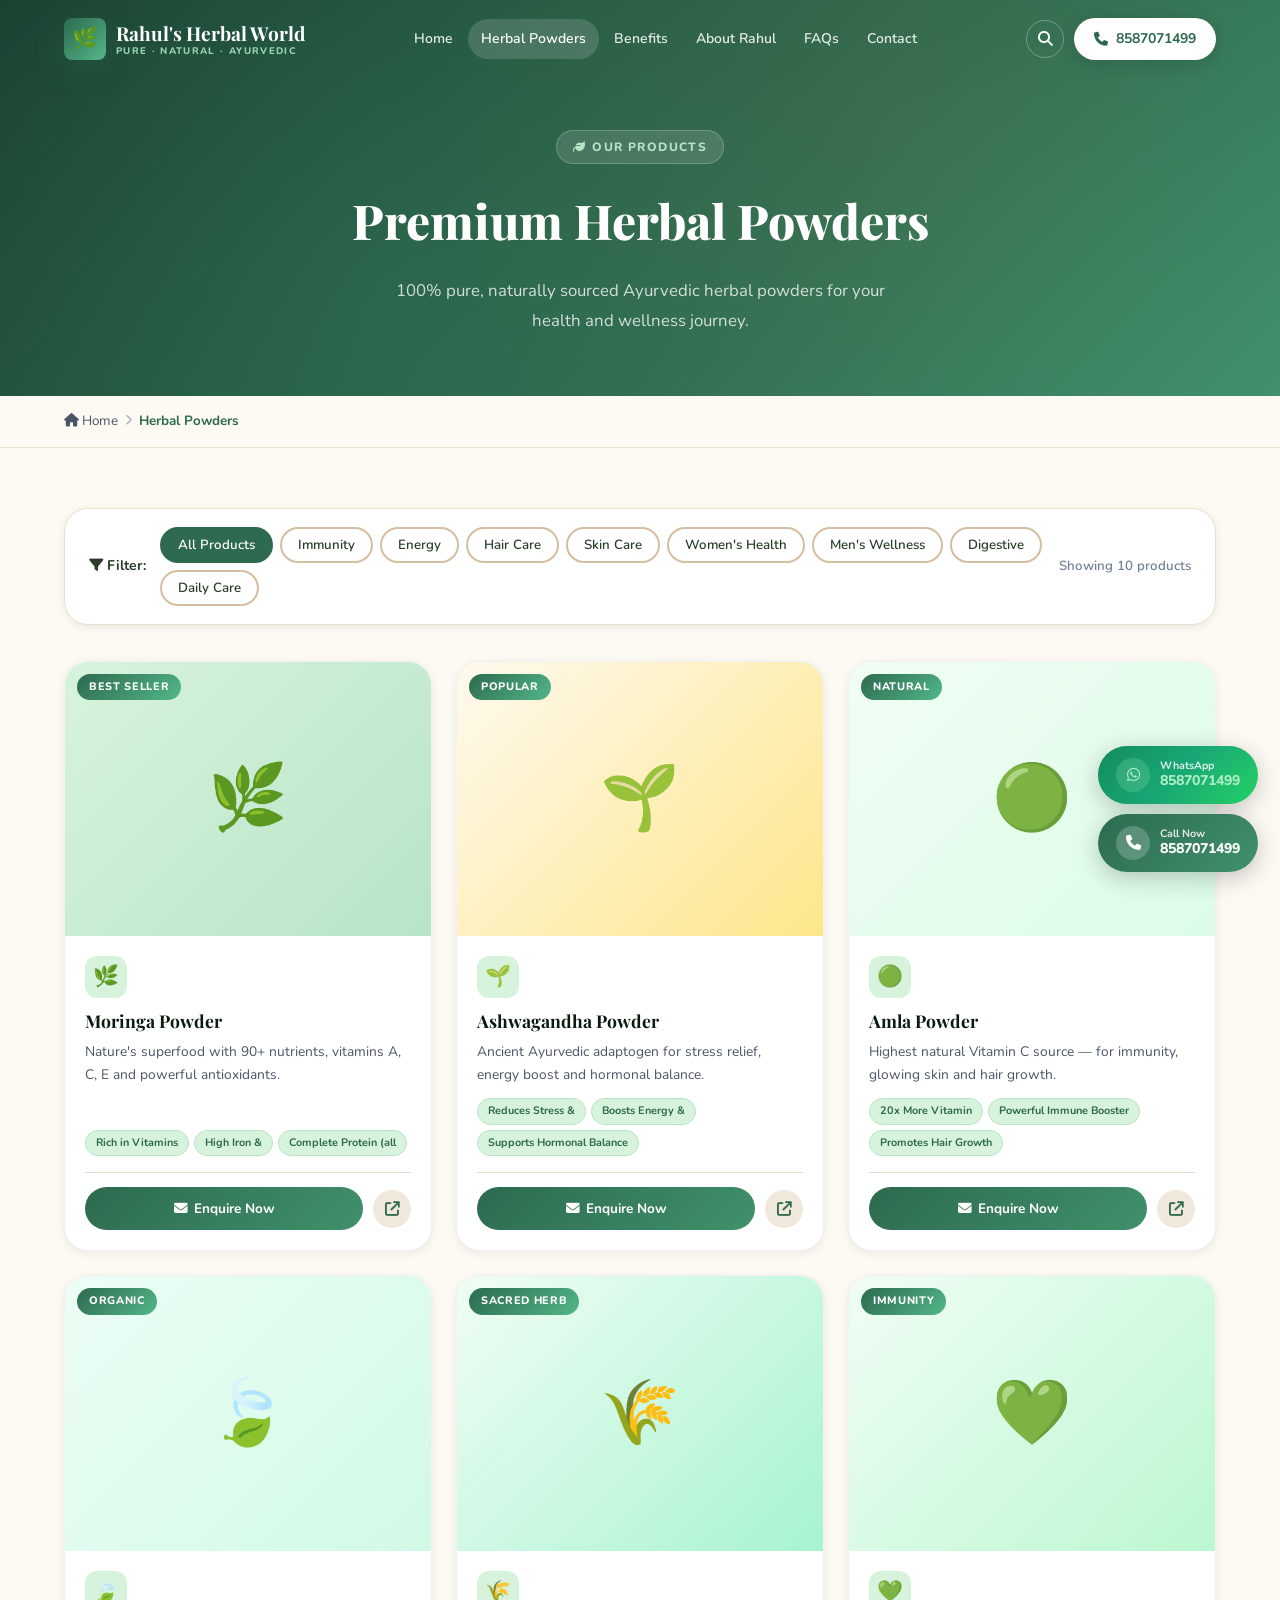
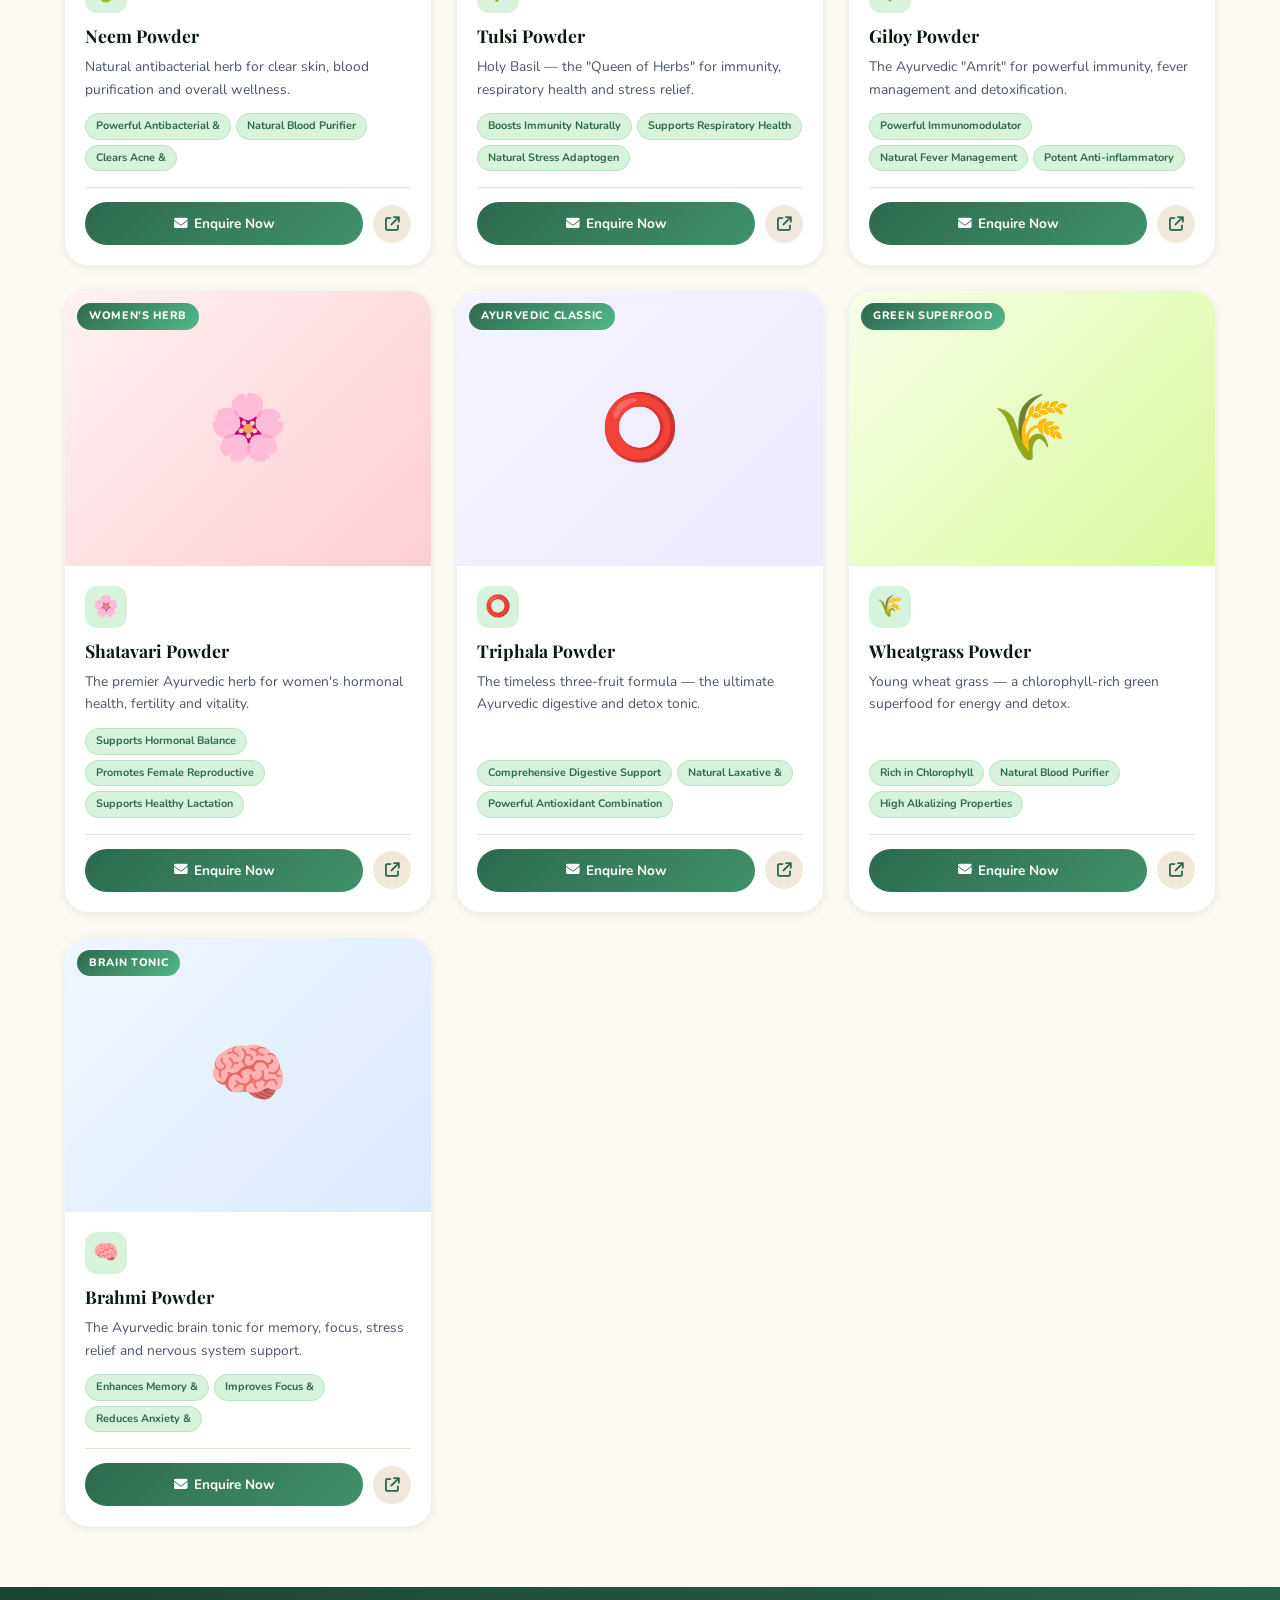
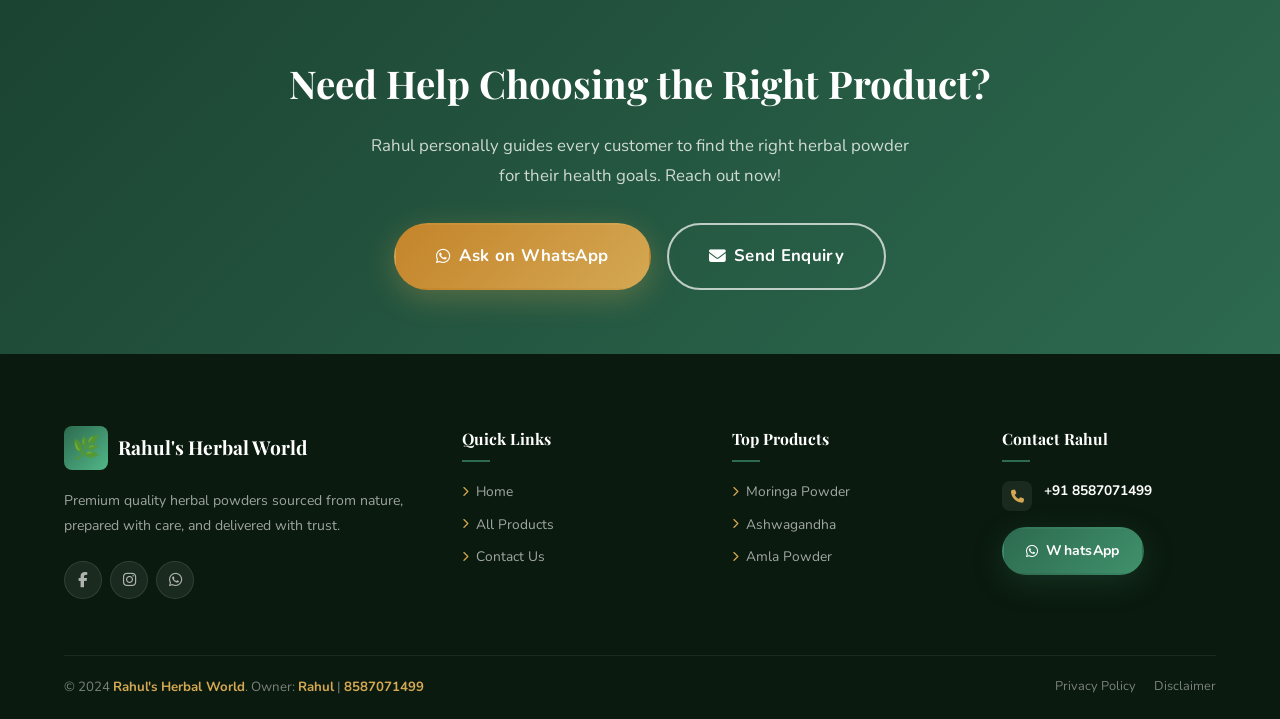
<file: products.html>
<!DOCTYPE html>
<html lang="en">
<head>
  <meta charset="UTF-8" />
  <meta name="viewport" content="width=device-width, initial-scale=1.0" />
  <title>All Herbal Powders | Rahul's Herbal World</title>
  <meta name="description" content="Browse all 10+ premium Ayurvedic herbal powders by Rahul — Moringa, Ashwagandha, Amla, Tulsi, Giloy and more. 100% pure, lab-tested. Contact: 8587071499." />
  <meta name="robots" content="index, follow" />
  <link rel="canonical" href="https://ecoonest.com/products.html" />
  <link rel="icon" type="image/svg+xml" href="data:image/svg+xml,<svg xmlns='http://www.w3.org/2000/svg' viewBox='0 0 100 100'><text y='.9em' font-size='90'>🌿</text></svg>" />
  <link rel="preconnect" href="https://fonts.googleapis.com" />
  <link rel="preconnect" href="https://fonts.gstatic.com" crossorigin />
  <link href="https://fonts.googleapis.com/css2?family=Playfair+Display:wght@400;600;700;800&family=Nunito:wght@400;500;600;700;800;900&display=swap" rel="stylesheet" />
  <link rel="stylesheet" href="https://cdnjs.cloudflare.com/ajax/libs/font-awesome/6.5.1/css/all.min.css" />
  <link rel="stylesheet" href="css/styles.css" />
</head>
<body>

  <a href="#main" class="skip-link">Skip to Main Content</a>

  <!-- NAVBAR -->
  <nav class="navbar scrolled" id="navbar">
    <div class="nav-container">
      <a href="index.html" class="nav-logo">
        <div class="nav-logo-icon">🌿</div>
        <div class="nav-logo-text">
          <span class="nav-brand-name">Rahul's Herbal World</span>
          <span class="nav-brand-tagline">Pure · Natural · Ayurvedic</span>
        </div>
      </a>
      <ul class="nav-menu">
        <li><a href="index.html"           class="nav-link">Home</a></li>
        <li><a href="products.html"        class="nav-link active">Herbal Powders</a></li>
        <li><a href="index.html#benefits"  class="nav-link">Benefits</a></li>
        <li><a href="index.html#why-choose" class="nav-link">About Rahul</a></li>
        <li><a href="index.html#faqs"      class="nav-link">FAQs</a></li>
        <li><a href="contact.html"         class="nav-link">Contact</a></li>
      </ul>
      <div class="nav-actions">
        <button class="nav-search-btn" data-search-open aria-label="Search">
          <i class="fa-solid fa-magnifying-glass"></i>
        </button>
        <a href="tel:+918587071499" class="nav-cta">
          <i class="fa-solid fa-phone"></i> 8587071499
        </a>
      </div>
      <button class="nav-hamburger" id="hamburger" aria-label="Open menu">
        <span></span><span></span><span></span>
      </button>
    </div>
  </nav>

  <!-- Mobile Nav -->
  <div class="mobile-nav-overlay" id="mobileNav">
    <button class="mobile-nav-close" id="mobileNavClose"><i class="fa-solid fa-xmark"></i></button>
    <a href="index.html"            class="nav-link">Home</a>
    <a href="products.html"         class="nav-link">Herbal Powders</a>
    <a href="index.html#benefits"   class="nav-link">Benefits</a>
    <a href="index.html#why-choose" class="nav-link">About Rahul</a>
    <a href="index.html#faqs"       class="nav-link">FAQs</a>
    <a href="contact.html"          class="nav-link">Contact</a>
    <a href="tel:+918587071499" class="btn btn-gold" style="margin-top:16px;width:100%;justify-content:center;">
      <i class="fa-solid fa-phone"></i> Call: 8587071499
    </a>
  </div>

  <main id="main">

    <!-- PAGE HERO -->
    <section class="page-hero">
      <div class="container">
        <span class="page-hero-tag"><i class="fa-solid fa-leaf"></i> Our Products</span>
        <h1 class="page-hero-title">Premium Herbal Powders</h1>
        <p class="page-hero-sub">100% pure, naturally sourced Ayurvedic herbal powders for your health and wellness journey.</p>
      </div>
    </section>

    <!-- BREADCRUMB -->
    <div class="breadcrumb-bar">
      <div class="container">
        <nav class="breadcrumb" aria-label="Breadcrumb">
          <a href="index.html" class="bc-link"><i class="fa-solid fa-house"></i> Home</a>
          <span class="bc-sep"><i class="fa-solid fa-chevron-right"></i></span>
          <span class="bc-current">Herbal Powders</span>
        </nav>
      </div>
    </div>

    <!-- PRODUCTS SECTION -->
    <section style="padding:60px 0; background:var(--bg-light);">
      <div class="container">

        <!-- Filter Bar -->
        <div class="filter-bar">
          <span class="filter-label"><i class="fa-solid fa-filter"></i> Filter:</span>
          <div class="filter-pills">
            <button class="fp active" data-filter="all">All Products</button>
            <button class="fp" data-filter="immunity">Immunity</button>
            <button class="fp" data-filter="energy">Energy</button>
            <button class="fp" data-filter="hair-care">Hair Care</button>
            <button class="fp" data-filter="skin-care">Skin Care</button>
            <button class="fp" data-filter="womens-health">Women's Health</button>
            <button class="fp" data-filter="men-wellness">Men's Wellness</button>
            <button class="fp" data-filter="digestive">Digestive</button>
            <button class="fp" data-filter="daily-care">Daily Care</button>
          </div>
          <span class="products-count-label" id="productsCount">Showing 10 products</span>
        </div>

        <!-- Products Grid -->
        <div class="products-grid" id="productsGrid">
          <div style="grid-column:1/-1; text-align:center; padding:60px 0; color:var(--text-500);">
            <div style="font-size:2rem; margin-bottom:12px; animation:spin 1s linear infinite; display:inline-block;">🌿</div>
            <p>Loading products...</p>
          </div>
        </div>

      </div>
    </section>

    <!-- CTA BANNER -->
    <section style="background:linear-gradient(135deg,var(--green-800),var(--green-700));padding:64px 0;">
      <div class="container text-center">
        <h2 style="font-family:var(--font-display);font-size:clamp(1.8rem,3vw,2.5rem);color:#fff;margin-bottom:14px;">
          Need Help Choosing the Right Product?
        </h2>
        <p style="color:rgba(255,255,255,0.78);font-size:1.05rem;max-width:550px;margin:0 auto 32px;line-height:1.8;">
          Rahul personally guides every customer to find the right herbal powder for their health goals. Reach out now!
        </p>
        <div style="display:flex;gap:16px;justify-content:center;flex-wrap:wrap;">
          <a href="https://wa.me/918587071499?text=Hello%20Rahul%2C%20I%20need%20help%20choosing%20the%20right%20herbal%20powder." class="btn btn-gold btn-lg" target="_blank" rel="noopener">
            <i class="fa-brands fa-whatsapp"></i> Ask on WhatsApp
          </a>
          <a href="contact.html" class="btn btn-secondary btn-lg">
            <i class="fa-solid fa-envelope"></i> Send Enquiry
          </a>
        </div>
      </div>
    </section>

  </main>

  <!-- FOOTER -->
  <footer class="footer">
    <div class="container">
      <div class="footer-grid">
        <div class="footer-brand-col">
          <a href="index.html" class="footer-logo">
            <div class="footer-logo-icon">🌿</div>
            <span class="footer-logo-name">Rahul's Herbal World</span>
          </a>
          <p class="footer-desc">Premium quality herbal powders sourced from nature, prepared with care, and delivered with trust.</p>
          <div class="footer-social">
            <a href="#" class="footer-social-link"><i class="fa-brands fa-facebook-f"></i></a>
            <a href="#" class="footer-social-link"><i class="fa-brands fa-instagram"></i></a>
            <a href="https://wa.me/918587071499" class="footer-social-link" target="_blank"><i class="fa-brands fa-whatsapp"></i></a>
          </div>
        </div>
        <div>
          <h4 class="footer-col-title">Quick Links</h4>
          <ul class="footer-links">
            <li><a href="index.html"    class="footer-link"><i class="fa-solid fa-chevron-right"></i> Home</a></li>
            <li><a href="products.html" class="footer-link"><i class="fa-solid fa-chevron-right"></i> All Products</a></li>
            <li><a href="contact.html"  class="footer-link"><i class="fa-solid fa-chevron-right"></i> Contact Us</a></li>
          </ul>
        </div>
        <div>
          <h4 class="footer-col-title">Top Products</h4>
          <ul class="footer-links">
            <li><a href="product-detail.html?product=moringa-powder"     class="footer-link"><i class="fa-solid fa-chevron-right"></i> Moringa Powder</a></li>
            <li><a href="product-detail.html?product=ashwagandha-powder" class="footer-link"><i class="fa-solid fa-chevron-right"></i> Ashwagandha</a></li>
            <li><a href="product-detail.html?product=amla-powder"        class="footer-link"><i class="fa-solid fa-chevron-right"></i> Amla Powder</a></li>
          </ul>
        </div>
        <div>
          <h4 class="footer-col-title">Contact Rahul</h4>
          <div class="footer-contact-row">
            <div class="footer-contact-icon"><i class="fa-solid fa-phone"></i></div>
            <div class="footer-contact-text"><a href="tel:+918587071499" class="footer-contact-link">+91 8587071499</a></div>
          </div>
          <div style="margin-top:16px;">
            <a href="https://wa.me/918587071499" class="btn btn-primary btn-sm" target="_blank">
              <i class="fa-brands fa-whatsapp"></i> WhatsApp
            </a>
          </div>
        </div>
      </div>
      <div class="footer-bottom">
        <p class="footer-copyright">&copy; 2024 <span>Rahul's Herbal World</span>. Owner: <span>Rahul</span> | <span>8587071499</span></p>
        <div class="footer-bottom-links">
          <a href="#" class="footer-bottom-link">Privacy Policy</a>
          <a href="#" class="footer-bottom-link">Disclaimer</a>
        </div>
      </div>
    </div>
  </footer>

  <!-- FLOATING BUTTONS -->
  <div class="floating-btns">
    <a href="https://wa.me/918587071499?text=Hello%20Rahul%2C%20I%20am%20interested%20in%20your%20herbal%20powders." class="fb-btn whatsapp" target="_blank" rel="noopener">
      <div class="fb-btn-icon"><i class="fa-brands fa-whatsapp"></i></div>
      <div class="fb-btn-info">
        <span class="fb-btn-label">WhatsApp</span>
        <span class="fb-btn-num">8587071499</span>
      </div>
    </a>
    <a href="tel:+918587071499" class="fb-btn call">
      <div class="fb-btn-icon"><i class="fa-solid fa-phone"></i></div>
      <div class="fb-btn-info">
        <span class="fb-btn-label">Call Now</span>
        <span class="fb-btn-num">8587071499</span>
      </div>
    </a>
  </div>

  <button class="scroll-top" id="scrollTop" aria-label="Scroll to top">
    <i class="fa-solid fa-chevron-up"></i>
  </button>

  <!-- Search Overlay -->
  <div class="search-overlay" id="searchOverlay">
    <div class="search-overlay-inner">
      <div class="search-input-row">
        <i class="fa-solid fa-magnifying-glass" style="color:rgba(255,255,255,0.4);font-size:1.1rem;flex-shrink:0;"></i>
        <input type="search" class="search-input" id="searchInput" placeholder="Search herbal powders..." autocomplete="off" />
        <button class="search-close" id="searchClose"><i class="fa-solid fa-xmark"></i></button>
      </div>
      <div>
        <p class="search-hint">Popular Searches</p>
        <div class="search-pills">
          <button class="search-pill">Moringa Powder</button>
          <button class="search-pill">Ashwagandha</button>
          <button class="search-pill">Amla Powder</button>
          <button class="search-pill">Immunity</button>
          <button class="search-pill">Hair Care</button>
          <button class="search-pill">Energy</button>
        </div>
      </div>
    </div>
  </div>

  <script src="js/products-data.js"></script>
  <script src="js/main.js"></script>
  <script src="js/products.js"></script>
</body>
</html>
</file>
<file: css/styles.css>
/* ================================================================
   RAHUL'S HERBAL WORLD — Premium Ayurvedic Brand Website
   Version: 1.0 | Design: Premium Green & Gold Herbal Brand
   ================================================================ */

/* ==================== CSS CUSTOM PROPERTIES ==================== */
:root {
  /* Green Palette */
  --green-950: #052e16;
  --green-900: #0f2d1f;
  --green-800: #1b4332;
  --green-700: #2d6a4f;
  --green-600: #40916c;
  --green-500: #52b788;
  --green-400: #74c69d;
  --green-300: #95d5b2;
  --green-200: #b7e4c7;
  --green-100: #d8f3dc;
  --green-50:  #f0fdf4;

  /* Gold/Amber Palette */
  --gold-800: #92400e;
  --gold-700: #b45309;
  --gold-600: #c4842a;
  --gold-500: #d4a853;
  --gold-400: #e6c278;
  --gold-300: #f4d390;
  --gold-100: #fef9ee;

  /* Beige/Earth Palette */
  --beige-900: #a8926c;
  --beige-700: #c8b08a;
  --beige-600: #d4bfa0;
  --beige-500: #e0d0ba;
  --beige-400: #ece0cd;
  --beige-300: #f0e8db;
  --beige-200: #f5f0e8;
  --beige-100: #fdf9f3;

  /* Semantic Colors */
  --primary:       var(--green-700);
  --primary-light: var(--green-600);
  --primary-dark:  var(--green-800);
  --secondary:     var(--green-500);
  --accent:        var(--gold-500);
  --accent-dark:   var(--gold-600);

  /* Backgrounds */
  --bg-white:  #ffffff;
  --bg-light:  var(--beige-100);
  --bg-medium: var(--beige-200);
  --bg-dark:   var(--beige-300);

  /* Text */
  --text-900: #0a1a0e;
  --text-800: #1a2e1a;
  --text-700: #2a3e2a;
  --text-500: #4a5568;
  --text-400: #718096;
  --text-300: #a0aec0;

  /* Shadows */
  --shadow-xs:    0 1px 3px rgba(0,0,0,0.06);
  --shadow-sm:    0 2px 8px rgba(0,0,0,0.08);
  --shadow-md:    0 4px 20px rgba(0,0,0,0.10);
  --shadow-lg:    0 8px 32px rgba(0,0,0,0.14);
  --shadow-xl:    0 16px 48px rgba(0,0,0,0.18);
  --shadow-2xl:   0 24px 64px rgba(0,0,0,0.22);
  --shadow-green: 0 8px 30px rgba(45,106,79,0.30);
  --shadow-gold:  0 8px 30px rgba(212,168,83,0.30);

  /* Border Radius */
  --r-xs:   4px;
  --r-sm:   8px;
  --r-md:   12px;
  --r-lg:   16px;
  --r-xl:   24px;
  --r-2xl:  32px;
  --r-full: 9999px;

  /* Transitions */
  --t-fast:   0.15s ease;
  --t-base:   0.30s ease;
  --t-slow:   0.50s ease;
  --t-slower: 0.80s ease;

  /* Typography */
  --font-display: 'Playfair Display', Georgia, 'Times New Roman', serif;
  --font-body:    'Nunito', 'Segoe UI', Tahoma, sans-serif;

  /* Layout */
  --container-max:     1200px;
  --container-padding: 0 24px;
  --section-py:        80px;
}

/* ==================== RESET & BASE ==================== */
*, *::before, *::after { box-sizing: border-box; margin: 0; padding: 0; }

html {
  scroll-behavior: smooth;
  font-size: 16px;
  -webkit-text-size-adjust: 100%;
}

body {
  font-family: var(--font-body);
  color: var(--text-700);
  background: var(--bg-white);
  line-height: 1.7;
  overflow-x: hidden;
  -webkit-font-smoothing: antialiased;
}

img { max-width: 100%; height: auto; display: block; }
a   { color: inherit; text-decoration: none; transition: var(--t-base); }
ul, ol { list-style: none; }
button { cursor: pointer; border: none; background: none; font-family: var(--font-body); }
input, textarea, select { font-family: var(--font-body); outline: none; }

/* Accessibility */
.sr-only {
  position: absolute; width: 1px; height: 1px; padding: 0; margin: -1px;
  overflow: hidden; clip: rect(0,0,0,0); white-space: nowrap; border: 0;
}
.skip-link {
  position: absolute; top: -100%; left: 50%; transform: translateX(-50%);
  background: var(--primary); color: #fff; padding: 12px 24px;
  border-radius: 0 0 var(--r-sm) var(--r-sm); font-weight: 700; z-index: 9999; transition: top .2s;
}
.skip-link:focus { top: 0; }

/* Scrollbar */
::-webkit-scrollbar { width: 6px; }
::-webkit-scrollbar-track { background: var(--beige-200); }
::-webkit-scrollbar-thumb { background: var(--green-500); border-radius: 3px; }
::-webkit-scrollbar-thumb:hover { background: var(--primary); }
::selection { background: var(--primary); color: #fff; }
:focus-visible { outline: 3px solid var(--primary); outline-offset: 2px; border-radius: var(--r-xs); }

/* ==================== LAYOUT ==================== */
.container {
  max-width: var(--container-max);
  margin: 0 auto;
  padding: var(--container-padding);
}
.container-wide {
  max-width: 1400px;
  margin: 0 auto;
  padding: 0 24px;
}
section { padding: var(--section-py) 0; }

/* ==================== SECTION HEADER ==================== */
.section-header {
  text-align: center;
  margin-bottom: 56px;
}
.section-tag {
  display: inline-flex;
  align-items: center;
  gap: 6px;
  background: linear-gradient(135deg, var(--green-100), var(--beige-300));
  color: var(--primary);
  font-size: 0.75rem;
  font-weight: 800;
  letter-spacing: 0.15em;
  text-transform: uppercase;
  padding: 6px 16px;
  border-radius: var(--r-full);
  border: 1px solid var(--green-200);
  margin-bottom: 14px;
}
.section-title {
  font-family: var(--font-display);
  font-size: clamp(1.9rem, 3.5vw, 3rem);
  font-weight: 700;
  color: var(--text-900);
  line-height: 1.2;
  margin-bottom: 14px;
}
.section-title span, .section-title .highlight { color: var(--primary); }
.section-subtitle {
  font-size: 1.05rem;
  color: var(--text-500);
  max-width: 600px;
  margin: 0 auto;
  line-height: 1.85;
}
.section-divider {
  display: flex;
  align-items: center;
  justify-content: center;
  gap: 10px;
  margin: 12px 0 20px;
}
.section-divider::before,
.section-divider::after {
  content: '';
  flex: 1;
  max-width: 80px;
  height: 2px;
}
.section-divider::before { background: linear-gradient(to right, transparent, var(--accent)); }
.section-divider::after  { background: linear-gradient(to left,  transparent, var(--accent)); }
.section-divider i { color: var(--accent); font-size: 1rem; }

/* ==================== BUTTONS ==================== */
.btn {
  display: inline-flex;
  align-items: center;
  gap: 8px;
  padding: 14px 30px;
  border-radius: var(--r-full);
  font-family: var(--font-body);
  font-size: 0.95rem;
  font-weight: 700;
  letter-spacing: 0.02em;
  cursor: pointer;
  transition: var(--t-base);
  border: 2px solid transparent;
  white-space: nowrap;
  position: relative;
  overflow: hidden;
}
.btn::after {
  content: '';
  position: absolute;
  inset: 0;
  background: rgba(255,255,255,0);
  transition: background 0.3s;
}
.btn:hover::after { background: rgba(255,255,255,0.12); }
.btn:active { transform: scale(0.98); }

.btn-primary {
  background: linear-gradient(135deg, var(--primary), var(--primary-light));
  color: #fff;
  box-shadow: var(--shadow-green);
}
.btn-primary:hover {
  background: linear-gradient(135deg, var(--primary-dark), var(--primary));
  transform: translateY(-2px);
  box-shadow: 0 12px 40px rgba(45,106,79,0.40);
}
.btn-secondary {
  background: transparent;
  color: #fff;
  border-color: rgba(255,255,255,0.7);
}
.btn-secondary:hover {
  background: #fff;
  color: var(--primary);
  border-color: #fff;
  transform: translateY(-2px);
}
.btn-outline {
  background: transparent;
  color: var(--primary);
  border-color: var(--primary);
}
.btn-outline:hover {
  background: var(--primary);
  color: #fff;
  transform: translateY(-2px);
  box-shadow: var(--shadow-green);
}
.btn-gold {
  background: linear-gradient(135deg, var(--accent-dark), var(--accent));
  color: #fff;
  box-shadow: var(--shadow-gold);
}
.btn-gold:hover {
  background: linear-gradient(135deg, var(--gold-800), var(--accent-dark));
  transform: translateY(-2px);
  box-shadow: 0 12px 40px rgba(212,168,83,0.45);
}
.btn-white {
  background: #fff;
  color: var(--primary);
}
.btn-white:hover {
  background: var(--beige-100);
  transform: translateY(-2px);
  box-shadow: var(--shadow-lg);
}
.btn-sm  { padding: 10px 22px; font-size: 0.875rem; }
.btn-lg  { padding: 17px 40px; font-size: 1.05rem; }
.btn-block { width: 100%; justify-content: center; }

/* ==================== NAVBAR ==================== */
.navbar {
  position: fixed;
  top: 0; left: 0; right: 0;
  z-index: 200;
  transition: var(--t-base);
  padding: 18px 0;
}
.navbar.scrolled {
  background: rgba(255,255,255,0.97);
  backdrop-filter: blur(20px);
  -webkit-backdrop-filter: blur(20px);
  box-shadow: 0 2px 20px rgba(0,0,0,0.08);
  padding: 10px 0;
}
.nav-container {
  max-width: 1200px;
  margin: 0 auto;
  padding: 0 24px;
  display: flex;
  align-items: center;
  justify-content: space-between;
  gap: 20px;
}
.nav-logo {
  display: flex;
  align-items: center;
  gap: 10px;
  text-decoration: none;
  flex-shrink: 0;
}
.nav-logo-icon {
  width: 42px; height: 42px;
  background: linear-gradient(135deg, var(--primary), var(--secondary));
  border-radius: var(--r-sm);
  display: flex; align-items: center; justify-content: center;
  font-size: 1.3rem;
  box-shadow: var(--shadow-green);
  transition: var(--t-base);
}
.nav-logo:hover .nav-logo-icon { transform: rotate(-5deg) scale(1.08); }
.nav-logo-text { display: flex; flex-direction: column; line-height: 1.2; }
.nav-brand-name {
  font-family: var(--font-display);
  font-size: 1.2rem;
  font-weight: 700;
  color: var(--text-900);
  transition: var(--t-base);
}
.navbar:not(.scrolled) .nav-brand-name { color: #fff; }
.nav-brand-tagline {
  font-size: 0.6rem;
  font-weight: 800;
  letter-spacing: 0.14em;
  text-transform: uppercase;
  color: var(--primary);
}
.navbar:not(.scrolled) .nav-brand-tagline { color: var(--green-300); }

.nav-menu {
  display: flex;
  align-items: center;
  gap: 2px;
  flex: 1;
  justify-content: center;
}
.nav-link {
  display: inline-block;
  padding: 8px 13px;
  font-size: 0.875rem;
  font-weight: 600;
  color: var(--text-700);
  border-radius: var(--r-full);
  transition: var(--t-base);
  white-space: nowrap;
}
.navbar:not(.scrolled) .nav-link { color: rgba(255,255,255,0.88); }
.nav-link:hover, .nav-link.active {
  color: var(--primary);
  background: var(--green-100);
}
.navbar:not(.scrolled) .nav-link:hover,
.navbar:not(.scrolled) .nav-link.active {
  color: #fff;
  background: rgba(255,255,255,0.15);
}

.nav-actions { display: flex; align-items: center; gap: 10px; flex-shrink: 0; }
.nav-search-btn {
  width: 38px; height: 38px;
  border-radius: var(--r-full);
  display: flex; align-items: center; justify-content: center;
  color: var(--text-700);
  border: 1.5px solid var(--beige-500);
  transition: var(--t-base);
  font-size: 0.95rem;
  background: transparent;
}
.navbar:not(.scrolled) .nav-search-btn { color: #fff; border-color: rgba(255,255,255,0.3); }
.nav-search-btn:hover { background: var(--green-100); color: var(--primary); border-color: var(--green-200); }
.navbar:not(.scrolled) .nav-search-btn:hover { background: rgba(255,255,255,0.15); color: #fff; }

.nav-cta {
  display: inline-flex; align-items: center; gap: 8px;
  padding: 9px 20px;
  background: linear-gradient(135deg, var(--primary), var(--primary-light));
  color: #fff !important;
  border-radius: var(--r-full);
  font-size: 0.875rem; font-weight: 700;
  box-shadow: var(--shadow-green);
  transition: var(--t-base);
}
.navbar:not(.scrolled) .nav-cta {
  background: #fff;
  color: var(--primary) !important;
  box-shadow: 0 4px 20px rgba(0,0,0,0.15);
}
.nav-cta:hover { transform: translateY(-2px); box-shadow: 0 8px 28px rgba(45,106,79,0.45); }

.nav-hamburger {
  display: none;
  flex-direction: column;
  gap: 5px;
  width: 34px;
  cursor: pointer;
  padding: 4px;
  background: none;
  border: none;
}
.nav-hamburger span {
  display: block;
  height: 2px;
  background: var(--text-700);
  border-radius: 2px;
  transition: var(--t-base);
}
.navbar:not(.scrolled) .nav-hamburger span { background: #fff; }
.nav-hamburger.active span:nth-child(1) { transform: translateY(7px) rotate(45deg); }
.nav-hamburger.active span:nth-child(2) { opacity: 0; transform: scaleX(0); }
.nav-hamburger.active span:nth-child(3) { transform: translateY(-7px) rotate(-45deg); }

/* Mobile Nav Overlay */
.mobile-nav-overlay {
  display: none;
  position: fixed;
  inset: 0;
  background: rgba(15,45,31,0.98);
  backdrop-filter: blur(20px);
  z-index: 199;
  align-items: center;
  justify-content: center;
  flex-direction: column;
  gap: 6px;
  padding: 100px 24px 40px;
}
.mobile-nav-overlay.open { display: flex; }
.mobile-nav-overlay .nav-link {
  color: rgba(255,255,255,0.85);
  font-size: 1.3rem;
  padding: 16px 48px;
  width: 100%;
  text-align: center;
  border-radius: var(--r-lg);
}
.mobile-nav-overlay .nav-link:hover { background: rgba(255,255,255,0.1); color: #fff; }
.mobile-nav-close {
  position: absolute;
  top: 24px; right: 24px;
  width: 44px; height: 44px;
  border-radius: var(--r-full);
  background: rgba(255,255,255,0.1);
  color: #fff; font-size: 1.1rem;
  display: flex; align-items: center; justify-content: center;
  cursor: pointer;
  border: none;
}

/* ==================== HERO SECTION ==================== */
.hero {
  min-height: 100vh;
  position: relative;
  display: flex;
  align-items: center;
  overflow: hidden;
  background: linear-gradient(135deg, #0a1f12 0%, #0f2d1f 30%, #1b4332 65%, #2d6a4f 100%);
}
.hero-bg-pattern {
  position: absolute; inset: 0; z-index: 0; overflow: hidden;
}
.hero-bg-pattern::before {
  content: '';
  position: absolute; inset: 0;
  background-image:
    radial-gradient(circle at 15% 80%, rgba(82,183,136,0.12) 0%, transparent 45%),
    radial-gradient(circle at 85% 15%, rgba(212,168,83,0.10) 0%, transparent 40%),
    radial-gradient(circle at 50% 50%, rgba(45,106,79,0.08) 0%, transparent 60%);
}
.hero-particles {
  position: absolute; inset: 0; overflow: hidden;
}
.particle {
  position: absolute;
  border-radius: var(--r-full);
  background: rgba(82,183,136,0.07);
  animation: particleFloat linear infinite;
}
.particle:nth-child(1)  { width:200px; height:200px; top:10%;  left:5%;   animation-duration:14s; animation-delay:0s;   }
.particle:nth-child(2)  { width:300px; height:300px; top:-10%; right:5%;  animation-duration:18s; animation-delay:-5s;  background: rgba(212,168,83,0.05); }
.particle:nth-child(3)  { width:150px; height:150px; bottom:15%; left:20%; animation-duration:12s; animation-delay:-8s;  }
.particle:nth-child(4)  { width:100px; height:100px; top:40%;  right:15%; animation-duration:10s; animation-delay:-3s;  background: rgba(255,255,255,0.04); }

@keyframes particleFloat {
  0%   { transform: translateY(0)    rotate(0deg)   scale(1);   }
  33%  { transform: translateY(-30px) rotate(8deg)   scale(1.05); }
  66%  { transform: translateY(15px)  rotate(-5deg)  scale(0.97); }
  100% { transform: translateY(0)    rotate(0deg)   scale(1);   }
}

.hero-content {
  position: relative; z-index: 2;
  max-width: 1200px; margin: 0 auto;
  padding: 130px 24px 80px;
  display: grid;
  grid-template-columns: 55% 45%;
  gap: 60px;
  align-items: center;
  width: 100%;
}
.hero-text { color: #fff; }
.hero-badge {
  display: inline-flex; align-items: center; gap: 8px;
  background: rgba(82,183,136,0.15);
  border: 1px solid rgba(82,183,136,0.35);
  color: var(--green-300);
  padding: 7px 16px;
  border-radius: var(--r-full);
  font-size: 0.75rem; font-weight: 800;
  letter-spacing: 0.12em; text-transform: uppercase;
  margin-bottom: 22px;
  backdrop-filter: blur(8px);
}
.hero-title {
  font-family: var(--font-display);
  font-size: clamp(2.4rem, 4.5vw, 4rem);
  font-weight: 800;
  line-height: 1.1;
  margin-bottom: 22px;
  color: #fff;
}
.hero-title .accent-text {
  background: linear-gradient(135deg, var(--gold-300), var(--accent));
  -webkit-background-clip: text;
  -webkit-text-fill-color: transparent;
  background-clip: text;
  display: block;
  margin-top: 4px;
}
.hero-subtitle {
  font-size: 1.1rem;
  color: rgba(255,255,255,0.78);
  line-height: 1.85;
  margin-bottom: 38px;
  max-width: 520px;
}
.hero-buttons {
  display: flex; align-items: center; gap: 14px; flex-wrap: wrap; margin-bottom: 48px;
}
.hero-stats {
  display: flex; align-items: center; gap: 36px;
  padding-top: 28px;
  border-top: 1px solid rgba(255,255,255,0.1);
  flex-wrap: wrap;
}
.hero-stat-number {
  font-family: var(--font-display);
  font-size: 1.9rem; font-weight: 800;
  color: var(--accent); line-height: 1;
}
.hero-stat-label {
  font-size: 0.78rem; color: rgba(255,255,255,0.6);
  font-weight: 600; margin-top: 3px; white-space: nowrap;
}

/* Hero Visual */
.hero-visual { position: relative; display: flex; align-items: center; justify-content: center; }
.hero-image-wrap {
  width: 400px; max-width: 100%;
  position: relative;
}
.hero-main-img {
  width: 100%; aspect-ratio: 1;
  border-radius: var(--r-2xl);
  overflow: hidden;
  box-shadow: 0 30px 80px rgba(0,0,0,0.45);
  border: 4px solid rgba(255,255,255,0.1);
  background: linear-gradient(135deg, var(--green-800), var(--green-600));
  display: flex; align-items: center; justify-content: center;
  font-size: 8rem;
}
.hero-main-img img { width: 100%; height: 100%; object-fit: cover; }

.float-badge {
  position: absolute;
  background: #fff;
  border-radius: var(--r-lg);
  padding: 14px 18px;
  box-shadow: 0 8px 32px rgba(0,0,0,0.2);
  display: flex; align-items: center; gap: 10px;
  animation: badgeFloat 4s ease-in-out infinite;
}
@keyframes badgeFloat {
  0%,100% { transform: translateY(0); }
  50% { transform: translateY(-10px); }
}
.float-badge.badge-1 { bottom: -18px; left: -30px; animation-delay: 0s; }
.float-badge.badge-2 { top: -18px; right: -24px; animation-delay: -2s; background: linear-gradient(135deg, var(--accent-dark), var(--accent)); color: #fff; }
.float-badge-icon { font-size: 1.6rem; flex-shrink: 0; }
.float-badge-title { font-weight: 800; font-size: 0.88rem; color: var(--text-900); line-height: 1.2; }
.float-badge.badge-2 .float-badge-title { color: #fff; }
.float-badge-sub  { font-size: 0.72rem; color: var(--text-400); }
.float-badge.badge-2 .float-badge-sub { color: rgba(255,255,255,0.8); }
.float-badge-num  { font-family: var(--font-display); font-size: 1.5rem; font-weight: 800; color: var(--accent); line-height: 1; }
.float-badge.badge-2 .float-badge-num { color: #fff; }
.float-badge-stars { font-size: 0.7rem; letter-spacing: 1px; color: rgba(255,255,255,0.9); }

/* Hero Scroll Arrow */
.hero-scroll-indicator {
  position: absolute; bottom: 36px; left: 50%;
  transform: translateX(-50%);
  z-index: 2; text-align: center; cursor: pointer;
  color: rgba(255,255,255,0.5); font-size: 0.7rem;
  font-weight: 700; letter-spacing: 0.12em; text-transform: uppercase;
  text-decoration: none; transition: var(--t-base);
  display: flex; flex-direction: column; align-items: center; gap: 8px;
}
.hero-scroll-indicator:hover { color: rgba(255,255,255,0.9); }
.scroll-mouse {
  width: 22px; height: 36px;
  border: 2px solid rgba(255,255,255,0.35);
  border-radius: 11px; position: relative;
}
.scroll-mouse::after {
  content: '';
  position: absolute; top: 5px; left: 50%;
  transform: translateX(-50%);
  width: 3px; height: 7px;
  background: rgba(255,255,255,0.5);
  border-radius: 2px;
  animation: scrollPulse 1.8s ease-in-out infinite;
}
@keyframes scrollPulse {
  0%   { opacity: 1; transform: translateX(-50%) translateY(0);  }
  60%  { opacity: 0; transform: translateX(-50%) translateY(8px); }
  100% { opacity: 1; transform: translateX(-50%) translateY(0);  }
}

/* ==================== STATS BAR ==================== */
.stats-bar {
  background: linear-gradient(135deg, var(--green-800), var(--green-700));
  padding: 0;
}
.stats-bar-inner {
  display: flex; align-items: stretch;
  max-width: 1200px; margin: 0 auto; padding: 0 24px;
}
.stat-item {
  flex: 1;
  display: flex; align-items: center; gap: 14px;
  padding: 26px 20px;
  position: relative;
  transition: var(--t-base);
}
.stat-item::after {
  content: ''; position: absolute; right: 0; top: 20%; height: 60%;
  width: 1px; background: rgba(255,255,255,0.1);
}
.stat-item:last-child::after { display: none; }
.stat-item:hover { background: rgba(255,255,255,0.05); }
.stat-icon-wrap {
  width: 48px; height: 48px;
  background: rgba(255,255,255,0.1);
  border-radius: var(--r-md);
  display: flex; align-items: center; justify-content: center;
  font-size: 1.3rem; flex-shrink: 0;
  transition: var(--t-base);
}
.stat-item:hover .stat-icon-wrap { background: rgba(255,255,255,0.2); transform: scale(1.1); }
.stat-num {
  font-family: var(--font-display);
  font-size: 1.8rem; font-weight: 800;
  color: var(--accent); line-height: 1;
}
.stat-lbl {
  font-size: 0.82rem; color: rgba(255,255,255,0.72);
  font-weight: 600; margin-top: 3px;
}

/* ==================== PRODUCTS SECTION ==================== */
.products-section { background: var(--bg-light); }
.products-grid {
  display: grid;
  grid-template-columns: repeat(auto-fill, minmax(280px, 1fr));
  gap: 24px;
}
.product-card {
  background: #fff;
  border-radius: var(--r-xl);
  overflow: hidden;
  box-shadow: var(--shadow-sm);
  transition: var(--t-base);
  border: 1px solid rgba(0,0,0,0.05);
  display: flex; flex-direction: column;
}
.product-card:hover { transform: translateY(-8px); box-shadow: var(--shadow-xl); }
.product-card-img-wrap {
  position: relative; overflow: hidden;
  aspect-ratio: 4/3;
  background: linear-gradient(135deg, var(--green-100), var(--beige-300));
}
.product-card-img-wrap img {
  width: 100%; height: 100%; object-fit: cover;
  transition: transform 0.6s ease;
}
.product-card:hover .product-card-img-wrap img { transform: scale(1.08); }
.product-card-img-placeholder {
  width: 100%; height: 100%;
  display: flex; align-items: center; justify-content: center;
  font-size: 4rem;
  background: linear-gradient(135deg, var(--green-100), var(--beige-200));
}
.product-card-badge {
  position: absolute; top: 12px; left: 12px; z-index: 2;
  background: linear-gradient(135deg, var(--primary), var(--secondary));
  color: #fff; font-size: 0.68rem; font-weight: 800;
  letter-spacing: 0.06em; text-transform: uppercase;
  padding: 4px 12px; border-radius: var(--r-full);
}
.product-card-overlay {
  position: absolute; inset: 0;
  background: linear-gradient(to top, rgba(27,67,50,0.7) 0%, transparent 55%);
  opacity: 0; transition: var(--t-base);
  display: flex; align-items: flex-end; padding: 16px;
}
.product-card:hover .product-card-overlay { opacity: 1; }
.product-quick-view {
  width: 100%; padding: 9px;
  background: #fff; color: var(--primary);
  border-radius: var(--r-full); font-size: 0.82rem; font-weight: 700;
  text-align: center; transition: var(--t-base);
  border: none; cursor: pointer;
}
.product-quick-view:hover { background: var(--accent); color: #fff; }

.product-card-body { padding: 20px; flex: 1; display: flex; flex-direction: column; }
.product-icon {
  width: 42px; height: 42px;
  background: var(--green-100);
  border-radius: var(--r-md);
  display: flex; align-items: center; justify-content: center;
  font-size: 1.3rem; margin-bottom: 12px;
  transition: var(--t-base);
}
.product-card:hover .product-icon { background: var(--primary); transform: scale(1.08); }
.product-card-name {
  font-family: var(--font-display);
  font-size: 1.1rem; font-weight: 700;
  color: var(--text-900); margin-bottom: 8px; line-height: 1.3;
}
.product-card-desc {
  font-size: 0.86rem; color: var(--text-500); line-height: 1.65;
  margin-bottom: 12px; flex: 1;
  display: -webkit-box; -webkit-line-clamp: 2; -webkit-box-orient: vertical; overflow: hidden;
}
.product-benefit-tags {
  display: flex; flex-wrap: wrap; gap: 5px; margin-bottom: 16px;
}
.benefit-tag-pill {
  background: var(--green-100); color: var(--primary);
  font-size: 0.68rem; font-weight: 700;
  padding: 3px 10px; border-radius: var(--r-full);
  border: 1px solid var(--green-200);
}
.product-card-footer {
  display: flex; gap: 10px; align-items: center;
  padding-top: 14px;
  border-top: 1px solid var(--beige-400);
}
.btn-enquire-sm {
  flex: 1;
  display: flex; align-items: center; justify-content: center; gap: 6px;
  padding: 10px 18px;
  background: linear-gradient(135deg, var(--primary), var(--primary-light));
  color: #fff; border-radius: var(--r-full);
  font-size: 0.85rem; font-weight: 700;
  text-decoration: none; transition: var(--t-base);
}
.btn-enquire-sm:hover {
  background: linear-gradient(135deg, var(--primary-dark), var(--primary));
  transform: translateY(-1px); box-shadow: var(--shadow-green);
}
.btn-detail-sm {
  width: 38px; height: 38px;
  border-radius: var(--r-full);
  background: var(--beige-300); color: var(--primary);
  display: flex; align-items: center; justify-content: center;
  font-size: 0.9rem; text-decoration: none; transition: var(--t-base); flex-shrink: 0;
}
.btn-detail-sm:hover { background: var(--primary); color: #fff; transform: rotate(45deg); }

/* ==================== MORINGA SECTION ==================== */
.moringa-section { background: #fff; }
.moringa-intro-grid {
  display: grid;
  grid-template-columns: 1fr 1fr;
  gap: 70px;
  align-items: center;
  margin-bottom: 72px;
}
.moringa-text-side .section-header { text-align: left; margin-bottom: 28px; }
.moringa-desc {
  font-size: 0.98rem; color: var(--text-500); line-height: 1.9; margin-bottom: 20px;
}
.moringa-highlight {
  background: linear-gradient(135deg, var(--green-50), var(--beige-200));
  border-left: 4px solid var(--primary);
  border-radius: 0 var(--r-md) var(--r-md) 0;
  padding: 18px 22px; margin: 22px 0;
  font-size: 0.95rem; color: var(--text-700); font-style: italic; line-height: 1.75;
}
.moringa-cta-btns { display: flex; gap: 14px; flex-wrap: wrap; margin-top: 28px; }

.moringa-gallery-side { }
.moringa-gallery {
  display: grid;
  grid-template-columns: 1fr 1fr;
  grid-template-rows: 200px 200px;
  gap: 14px;
}
.mg-item {
  border-radius: var(--r-lg); overflow: hidden; position: relative;
  background: linear-gradient(135deg, var(--green-100), var(--beige-300));
  display: flex; align-items: center; justify-content: center; font-size: 3.5rem;
}
.mg-item:first-child { grid-row: 1 / 3; font-size: 5rem; }
.mg-item img { width: 100%; height: 100%; object-fit: cover; transition: transform 0.6s ease; }
.mg-item:hover img { transform: scale(1.06); }
.mg-item-label {
  position: absolute; bottom: 0; left: 0; right: 0;
  background: linear-gradient(to top, rgba(27,67,50,0.8), transparent);
  color: #fff; font-size: 0.78rem; font-weight: 700;
  padding: 16px 12px 10px; text-align: center;
}

/* Moringa Benefits 5-col grid */
.moringa-benefits-title {
  font-family: var(--font-display);
  font-size: 1.6rem; font-weight: 700;
  color: var(--text-900); text-align: center;
  margin-bottom: 36px;
}
.moringa-benefits-title span { color: var(--primary); }
.moringa-benefits-grid {
  display: grid;
  grid-template-columns: repeat(5, 1fr);
  gap: 16px;
  margin-bottom: 60px;
}
.mb-card {
  text-align: center; padding: 24px 14px;
  background: var(--bg-light);
  border-radius: var(--r-lg);
  border: 1.5px solid var(--beige-400);
  transition: var(--t-base); position: relative; overflow: hidden;
}
.mb-card::after {
  content: '';
  position: absolute; bottom: 0; left: 0; right: 0; height: 3px;
  background: linear-gradient(to right, var(--primary), var(--secondary));
  transform: scaleX(0); transition: var(--t-base); transform-origin: left;
}
.mb-card:hover { transform: translateY(-5px); box-shadow: var(--shadow-md); border-color: var(--green-200); }
.mb-card:hover::after { transform: scaleX(1); }
.mb-icon {
  width: 52px; height: 52px;
  background: linear-gradient(135deg, var(--green-100), var(--beige-300));
  border-radius: var(--r-full); margin: 0 auto 12px;
  display: flex; align-items: center; justify-content: center;
  font-size: 1.4rem; transition: var(--t-base);
}
.mb-card:hover .mb-icon { background: linear-gradient(135deg, var(--primary), var(--secondary)); }
.mb-title { font-size: 0.82rem; font-weight: 700; color: var(--text-700); line-height: 1.3; }

/* Disclaimer */
.disclaimer-box {
  background: linear-gradient(135deg, #fffbeb, #fef3c7);
  border: 1.5px solid #fcd34d;
  border-radius: var(--r-lg);
  padding: 18px 24px;
  display: flex; gap: 14px; align-items: flex-start;
}
.disclaimer-icon { color: #d97706; font-size: 1.2rem; flex-shrink: 0; margin-top: 2px; }
.disclaimer-label {
  font-size: 0.7rem; font-weight: 900; text-transform: uppercase;
  letter-spacing: 0.08em; color: #92400e; margin-bottom: 4px;
}
.disclaimer-text { font-size: 0.87rem; color: #78350f; line-height: 1.7; }

/* ==================== BENEFITS SECTION ==================== */
.benefits-section {
  background: linear-gradient(135deg, var(--green-800) 0%, var(--green-700) 60%, var(--green-600) 100%);
  position: relative; overflow: hidden;
}
.benefits-section::before {
  content: ''; position: absolute; inset: 0;
  background-image: repeating-linear-gradient(
    45deg, rgba(255,255,255,0.015) 0px, rgba(255,255,255,0.015) 1px, transparent 1px, transparent 50px
  );
}
.benefits-section .section-title { color: #fff; }
.benefits-section .section-subtitle { color: rgba(255,255,255,0.78); }
.benefits-section .section-tag {
  background: rgba(255,255,255,0.1);
  border-color: rgba(255,255,255,0.2);
  color: var(--green-200);
}
.benefits-section .section-divider::before { background: linear-gradient(to right, transparent, rgba(255,255,255,0.3)); }
.benefits-section .section-divider::after  { background: linear-gradient(to left,  transparent, rgba(255,255,255,0.3)); }
.benefits-section .section-divider i { color: rgba(255,255,255,0.5); }

.benefits-grid {
  display: grid;
  grid-template-columns: repeat(4, 1fr);
  gap: 20px;
}
.benefit-card {
  background: rgba(255,255,255,0.07);
  backdrop-filter: blur(10px);
  border: 1.5px solid rgba(255,255,255,0.12);
  border-radius: var(--r-xl);
  padding: 32px 22px;
  text-align: center;
  transition: var(--t-base); position: relative; overflow: hidden;
}
.benefit-card:hover {
  background: rgba(255,255,255,0.12);
  border-color: rgba(255,255,255,0.25);
  transform: translateY(-6px);
  box-shadow: 0 16px 40px rgba(0,0,0,0.25);
}
.benefit-card-emoji { font-size: 2.4rem; margin-bottom: 14px; display: block; }
.benefit-card-title {
  font-family: var(--font-display);
  font-size: 1rem; font-weight: 700; color: #fff; margin-bottom: 8px; line-height: 1.3;
}
.benefit-card-desc { font-size: 0.84rem; color: rgba(255,255,255,0.7); line-height: 1.72; }

/* ==================== WHY CHOOSE RAHUL ==================== */
.why-section { background: var(--bg-light); }
.why-grid {
  display: grid; grid-template-columns: 1fr 1fr;
  gap: 80px; align-items: center;
}
.why-visual { position: relative; }
.why-photo-wrap {
  border-radius: var(--r-2xl); overflow: hidden;
  box-shadow: var(--shadow-2xl); position: relative;
  background: linear-gradient(135deg, var(--green-100), var(--beige-300));
}
.why-photo-wrap img { width: 100%; aspect-ratio: 3/4; object-fit: cover; }
.why-photo-placeholder {
  width: 100%; aspect-ratio: 3/4;
  display: flex; flex-direction: column; align-items: center; justify-content: center;
  background: linear-gradient(135deg, var(--green-100), var(--beige-200));
  gap: 16px;
}
.why-photo-placeholder .owner-avatar {
  width: 120px; height: 120px; border-radius: var(--r-full);
  background: linear-gradient(135deg, var(--primary), var(--secondary));
  display: flex; align-items: center; justify-content: center;
  font-size: 3.5rem; box-shadow: var(--shadow-lg);
}
.why-photo-placeholder .owner-name {
  font-family: var(--font-display); font-size: 1.5rem; font-weight: 700;
  color: var(--text-900);
}
.why-photo-placeholder .owner-title {
  font-size: 0.88rem; color: var(--primary); font-weight: 700;
  background: var(--green-100); padding: 4px 16px; border-radius: var(--r-full);
}
.why-trust-badge {
  position: absolute; bottom: 28px; right: -22px;
  background: #fff; border-radius: var(--r-lg);
  padding: 18px 22px; box-shadow: var(--shadow-xl);
  text-align: center; min-width: 150px;
}
.why-trust-badge-icon { font-size: 1.8rem; margin-bottom: 8px; }
.why-trust-badge-text { font-weight: 800; font-size: 0.88rem; color: var(--primary); line-height: 1.3; }

.why-content .section-header { text-align: left; margin-bottom: 32px; }
.why-points { display: flex; flex-direction: column; gap: 14px; }
.why-point {
  display: flex; gap: 16px; align-items: flex-start;
  padding: 18px 20px;
  border-radius: var(--r-lg);
  transition: var(--t-base); cursor: default;
}
.why-point:hover { background: #fff; box-shadow: var(--shadow-md); }
.why-point-icon {
  width: 48px; height: 48px;
  border-radius: var(--r-md);
  background: linear-gradient(135deg, var(--green-100), var(--beige-200));
  display: flex; align-items: center; justify-content: center;
  font-size: 1.3rem; flex-shrink: 0; transition: var(--t-base);
}
.why-point:hover .why-point-icon { background: linear-gradient(135deg, var(--primary), var(--secondary)); }
.why-point-title { font-weight: 800; font-size: 0.95rem; color: var(--text-900); margin-bottom: 4px; }
.why-point-desc  { font-size: 0.86rem; color: var(--text-500); line-height: 1.65; }

/* ==================== CATEGORIES ==================== */
.categories-section { background: #fff; }
.categories-grid {
  display: grid; grid-template-columns: repeat(4, 1fr); gap: 20px;
}
.category-card {
  background: var(--bg-light);
  border-radius: var(--r-xl);
  padding: 28px 18px;
  text-align: center;
  transition: var(--t-base);
  border: 2px solid transparent;
  text-decoration: none; display: block;
  position: relative; overflow: hidden;
}
.category-card::before {
  content: ''; position: absolute; inset: 0;
  background: linear-gradient(135deg, var(--primary), var(--secondary));
  opacity: 0; transition: var(--t-base);
}
.category-card:hover { border-color: var(--primary); transform: translateY(-6px); box-shadow: var(--shadow-lg); }
.category-card:hover::before { opacity: 1; }
.cat-icon {
  width: 68px; height: 68px;
  background: linear-gradient(135deg, var(--primary), var(--secondary));
  border-radius: var(--r-xl);
  display: flex; align-items: center; justify-content: center;
  font-size: 1.7rem; margin: 0 auto 14px;
  transition: var(--t-base); position: relative; z-index: 1;
}
.category-card:hover .cat-icon { background: rgba(255,255,255,0.25); }
.cat-name {
  font-weight: 800; font-size: 0.92rem; color: var(--text-900);
  margin-bottom: 5px; line-height: 1.3;
  position: relative; z-index: 1; transition: var(--t-base);
}
.cat-count {
  font-size: 0.76rem; color: var(--text-400); font-weight: 600;
  position: relative; z-index: 1; transition: var(--t-base);
}
.category-card:hover .cat-name,
.category-card:hover .cat-count { color: #fff; }

/* ==================== TESTIMONIALS ==================== */
.testimonials-section { background: var(--bg-light); }
.testimonials-grid {
  display: grid; grid-template-columns: repeat(3, 1fr); gap: 22px;
}
.testimonial-card {
  background: #fff; border-radius: var(--r-xl); padding: 30px;
  box-shadow: var(--shadow-sm); border: 1.5px solid var(--beige-400);
  transition: var(--t-base); position: relative;
}
.testimonial-card::before {
  content: '\201C';
  position: absolute; top: 18px; right: 22px;
  font-family: var(--font-display); font-size: 3.5rem; color: var(--green-200);
  line-height: 1; opacity: 0.6;
}
.testimonial-card:hover { transform: translateY(-4px); box-shadow: var(--shadow-xl); border-color: var(--green-200); }
.t-stars { color: var(--accent); font-size: 0.88rem; letter-spacing: 2px; margin-bottom: 14px; }
.t-text {
  font-size: 0.93rem; color: var(--text-500); line-height: 1.82;
  margin-bottom: 22px; font-style: italic;
}
.t-author { display: flex; align-items: center; gap: 12px; }
.t-avatar {
  width: 48px; height: 48px; border-radius: var(--r-full); overflow: hidden;
  flex-shrink: 0;
  background: linear-gradient(135deg, var(--green-400), var(--secondary));
  display: flex; align-items: center; justify-content: center;
  font-family: var(--font-display); font-size: 1.1rem; font-weight: 800; color: #fff;
}
.t-name  { font-weight: 800; font-size: 0.92rem; color: var(--text-900); }
.t-meta  { font-size: 0.78rem; color: var(--text-400); margin-top: 2px; display: flex; align-items: center; gap: 4px; }
.t-meta i { font-size: 0.68rem; color: var(--primary); }
.t-product {
  font-size: 0.72rem; color: var(--primary); font-weight: 700;
  background: var(--green-100); padding: 2px 8px; border-radius: var(--r-full);
  margin-top: 5px; display: inline-block;
}

/* ==================== FAQ SECTION ==================== */
.faq-section { background: #fff; }
.faq-container { max-width: 820px; margin: 0 auto; }
.faq-item {
  background: #fff;
  border-radius: var(--r-lg); margin-bottom: 10px;
  box-shadow: var(--shadow-xs); border: 1.5px solid var(--beige-400);
  overflow: hidden; transition: var(--t-base);
}
.faq-item.open { box-shadow: var(--shadow-md); border-color: var(--green-200); }
.faq-q {
  display: flex; align-items: center; justify-content: space-between; gap: 14px;
  padding: 18px 22px; cursor: pointer; user-select: none;
  font-weight: 700; font-size: 0.98rem; color: var(--text-900); transition: var(--t-base);
}
.faq-q:hover { color: var(--primary); }
.faq-item.open .faq-q { color: var(--primary); }
.faq-icon {
  width: 30px; height: 30px; border-radius: var(--r-full);
  background: var(--green-100);
  display: flex; align-items: center; justify-content: center;
  color: var(--primary); font-size: 0.85rem; flex-shrink: 0;
  transition: var(--t-base);
}
.faq-item.open .faq-icon { background: var(--primary); color: #fff; transform: rotate(45deg); }
.faq-body {
  max-height: 0; overflow: hidden;
  transition: max-height 0.4s ease;
}
.faq-body-inner {
  padding: 0 22px 18px;
  font-size: 0.93rem; color: var(--text-500); line-height: 1.82;
}
.faq-item.open .faq-body { max-height: 400px; }

/* ==================== CONTACT SECTION ==================== */
.contact-section { background: var(--bg-light); }
.contact-grid {
  display: grid; grid-template-columns: 1fr 1.6fr;
  gap: 56px; align-items: start;
}
.contact-info-side .section-header { text-align: left; margin-bottom: 28px; }
.contact-card-list { display: flex; flex-direction: column; gap: 14px; margin-bottom: 28px; }
.contact-info-card {
  display: flex; gap: 14px; align-items: center;
  padding: 18px 20px;
  background: #fff; border-radius: var(--r-lg);
  border: 1.5px solid var(--beige-400);
  transition: var(--t-base); text-decoration: none;
}
.contact-info-card:hover {
  box-shadow: var(--shadow-md); border-color: var(--green-300);
  transform: translateX(5px);
}
.cic-icon {
  width: 44px; height: 44px; border-radius: var(--r-md);
  display: flex; align-items: center; justify-content: center; font-size: 1.1rem; flex-shrink: 0;
}
.cic-icon.phone    { background: linear-gradient(135deg, #dcfce7, #bbf7d0); color: #16a34a; }
.cic-icon.whatsapp { background: linear-gradient(135deg, #dcfce7, #bbf7d0); color: #22c55e; }
.cic-icon.location { background: linear-gradient(135deg, #fee2e2, #fecaca); color: #dc2626; }
.cic-icon.hours    { background: linear-gradient(135deg, #dbeafe, #bfdbfe); color: #2563eb; }
.cic-label { font-size: 0.72rem; font-weight: 700; text-transform: uppercase; letter-spacing: 0.08em; color: var(--text-400); margin-bottom: 3px; }
.cic-value { font-weight: 700; font-size: 0.92rem; color: var(--text-900); }

.contact-cta-btns { display: flex; flex-direction: column; gap: 10px; }
.cta-btn {
  display: flex; align-items: center; gap: 12px;
  padding: 15px 22px; border-radius: var(--r-lg);
  font-weight: 700; font-size: 0.95rem;
  text-decoration: none; transition: var(--t-base); border: none; cursor: pointer;
}
.cta-btn.call {
  background: linear-gradient(135deg, var(--primary), var(--primary-light));
  color: #fff;
}
.cta-btn.call:hover {
  background: linear-gradient(135deg, var(--primary-dark), var(--primary));
  transform: translateY(-2px); box-shadow: var(--shadow-green);
}
.cta-btn.whatsapp {
  background: linear-gradient(135deg, #075e54, #128c7e);
  color: #fff;
}
.cta-btn.whatsapp:hover {
  background: linear-gradient(135deg, #064e45, #0d7a6d);
  transform: translateY(-2px); box-shadow: 0 8px 28px rgba(7,94,84,0.4);
}
.cta-btn-icon {
  width: 38px; height: 38px;
  background: rgba(255,255,255,0.18); border-radius: var(--r-md);
  display: flex; align-items: center; justify-content: center;
  font-size: 1rem; flex-shrink: 0;
}

/* Contact Form */
.contact-form-box {
  background: #fff; border-radius: var(--r-2xl);
  padding: 40px; border: 1.5px solid var(--beige-400);
  box-shadow: var(--shadow-sm);
}
.cfb-title { font-family: var(--font-display); font-size: 1.4rem; font-weight: 700; color: var(--text-900); margin-bottom: 6px; }
.cfb-sub { font-size: 0.88rem; color: var(--text-500); margin-bottom: 28px; }
.contact-form { display: flex; flex-direction: column; gap: 18px; }
.form-row-2 { display: grid; grid-template-columns: 1fr 1fr; gap: 14px; }
.form-group { display: flex; flex-direction: column; gap: 7px; }
.form-label {
  font-size: 0.85rem; font-weight: 700; color: var(--text-700);
}
.form-label .req { color: #dc2626; }
.form-control {
  padding: 13px 17px;
  border: 2px solid var(--beige-600); border-radius: var(--r-md);
  font-family: var(--font-body); font-size: 0.94rem; color: var(--text-900);
  background: #fff; transition: var(--t-base); width: 100%;
}
.form-control:focus { border-color: var(--primary); box-shadow: 0 0 0 4px rgba(45,106,79,0.08); }
.form-control::placeholder { color: var(--text-300); }
textarea.form-control { resize: vertical; min-height: 110px; }
select.form-control {
  cursor: pointer; appearance: none;
  background-image: url("data:image/svg+xml,%3Csvg xmlns='http://www.w3.org/2000/svg' width='16' height='16' viewBox='0 0 24 24' fill='none' stroke='%234a5568' stroke-width='2'%3E%3Cpolyline points='6 9 12 15 18 9'%3E%3C/polyline%3E%3C/svg%3E");
  background-repeat: no-repeat; background-position: right 15px center;
  padding-right: 42px;
}
.form-submit {
  padding: 16px 36px;
  background: linear-gradient(135deg, var(--primary), var(--primary-light));
  color: #fff; border: none; border-radius: var(--r-full);
  font-family: var(--font-body); font-size: 1rem; font-weight: 700;
  cursor: pointer; transition: var(--t-base);
  display: flex; align-items: center; justify-content: center; gap: 10px;
  width: 100%;
}
.form-submit:hover {
  background: linear-gradient(135deg, var(--primary-dark), var(--primary));
  transform: translateY(-2px); box-shadow: var(--shadow-green);
}
.form-success {
  display: none; text-align: center; padding: 32px;
}
.form-success.show { display: block; }
.success-icon {
  width: 68px; height: 68px; border-radius: var(--r-full);
  background: linear-gradient(135deg, var(--primary), var(--secondary));
  display: flex; align-items: center; justify-content: center;
  font-size: 1.9rem; color: #fff; margin: 0 auto 16px;
}
.success-title { font-family: var(--font-display); font-size: 1.3rem; font-weight: 700; color: var(--text-900); margin-bottom: 8px; }
.success-text  { font-size: 0.92rem; color: var(--text-500); line-height: 1.75; }

/* ==================== FOOTER ==================== */
.footer {
  background: var(--text-900);
  color: rgba(255,255,255,0.75);
  padding: 72px 0 0;
}
.footer-grid {
  display: grid;
  grid-template-columns: 1.6fr 1fr 1fr 1fr;
  gap: 56px; margin-bottom: 56px;
}
.footer-brand-col {}
.footer-logo {
  display: flex; align-items: center; gap: 10px; margin-bottom: 18px; text-decoration: none;
}
.footer-logo-icon {
  width: 44px; height: 44px;
  background: linear-gradient(135deg, var(--primary), var(--secondary));
  border-radius: var(--r-sm); display: flex; align-items: center; justify-content: center; font-size: 1.4rem;
}
.footer-logo-name { font-family: var(--font-display); font-size: 1.2rem; font-weight: 700; color: #fff; }
.footer-desc { font-size: 0.88rem; line-height: 1.82; color: rgba(255,255,255,0.6); margin-bottom: 22px; }
.footer-social { display: flex; gap: 8px; }
.footer-social-link {
  width: 38px; height: 38px; border-radius: var(--r-full);
  background: rgba(255,255,255,0.07); border: 1px solid rgba(255,255,255,0.1);
  color: rgba(255,255,255,0.65); display: flex; align-items: center; justify-content: center;
  font-size: 0.95rem; text-decoration: none; transition: var(--t-base);
}
.footer-social-link:hover { background: var(--primary); color: #fff; border-color: var(--primary); transform: translateY(-3px); }

.footer-col-title {
  font-family: var(--font-display); font-size: 0.98rem; font-weight: 700;
  color: #fff; margin-bottom: 18px;
  padding-bottom: 10px; position: relative;
}
.footer-col-title::after {
  content: ''; position: absolute; bottom: 0; left: 0; width: 28px; height: 2px; background: var(--primary);
}
.footer-links { display: flex; flex-direction: column; gap: 9px; }
.footer-link {
  display: flex; align-items: center; gap: 7px;
  font-size: 0.86rem; color: rgba(255,255,255,0.62);
  text-decoration: none; transition: var(--t-base);
}
.footer-link i { font-size: 0.65rem; color: var(--accent); transition: var(--t-base); }
.footer-link:hover { color: #fff; padding-left: 4px; }
.footer-link:hover i { color: var(--secondary); }

.footer-contact-row { display: flex; gap: 12px; align-items: flex-start; margin-bottom: 12px; }
.footer-contact-icon {
  width: 30px; height: 30px;
  background: rgba(255,255,255,0.07); border-radius: var(--r-sm);
  display: flex; align-items: center; justify-content: center;
  font-size: 0.82rem; color: var(--accent); flex-shrink: 0; margin-top: 1px;
}
.footer-contact-text { font-size: 0.86rem; color: rgba(255,255,255,0.62); line-height: 1.65; }
.footer-contact-link { color: #fff; font-weight: 700; text-decoration: none; transition: var(--t-base); }
.footer-contact-link:hover { color: var(--accent); }

.footer-bottom {
  border-top: 1px solid rgba(255,255,255,0.07);
  padding: 20px 0;
  display: flex; align-items: center; justify-content: space-between; gap: 14px; flex-wrap: wrap;
}
.footer-copyright { font-size: 0.83rem; color: rgba(255,255,255,0.45); }
.footer-copyright span { color: var(--accent); font-weight: 700; }
.footer-bottom-links { display: flex; gap: 18px; }
.footer-bottom-link {
  font-size: 0.8rem; color: rgba(255,255,255,0.45);
  text-decoration: none; transition: var(--t-base);
}
.footer-bottom-link:hover { color: #fff; }

/* ==================== FLOATING BUTTONS ==================== */
.floating-btns {
  position: fixed; bottom: 28px; right: 22px;
  z-index: 300; display: flex; flex-direction: column; gap: 10px; align-items: flex-end;
}
.fb-btn {
  display: flex; align-items: center; gap: 10px;
  padding: 12px 18px; border-radius: var(--r-full);
  font-weight: 700; font-size: 0.88rem;
  box-shadow: 0 6px 24px rgba(0,0,0,0.22);
  text-decoration: none; transition: var(--t-base); position: relative; overflow: hidden;
  white-space: nowrap;
}
.fb-btn:hover { transform: scale(1.05) translateX(-4px); }
.fb-btn.whatsapp { background: linear-gradient(135deg, #075e54, #128c7e, #25D366); color: #fff; }
.fb-btn.whatsapp:hover { box-shadow: 0 8px 30px rgba(37,211,102,0.45); }
.fb-btn.call { background: linear-gradient(135deg, var(--primary), var(--primary-light)); color: #fff; }
.fb-btn.call:hover { box-shadow: var(--shadow-green); }
.fb-btn-icon {
  width: 34px; height: 34px;
  background: rgba(255,255,255,0.2); border-radius: var(--r-full);
  display: flex; align-items: center; justify-content: center; font-size: 0.95rem; flex-shrink: 0;
}
.fb-btn-info { display: flex; flex-direction: column; line-height: 1.2; }
.fb-btn-label { font-size: 0.67rem; opacity: 0.85; }
.fb-btn-num   { font-size: 0.88rem; font-weight: 800; }

/* Pulse ring for WhatsApp */
.fb-btn.whatsapp::before {
  content: ''; position: absolute; inset: 0; border-radius: var(--r-full);
  background: rgba(37,211,102,0.4);
  animation: fbPulse 2.5s ease-in-out infinite;
}
@keyframes fbPulse {
  0%,100% { transform: scale(1); opacity: 0.5; }
  50%      { transform: scale(1.18); opacity: 0; }
}

/* ==================== SCROLL TO TOP ==================== */
.scroll-top {
  position: fixed; bottom: 28px; left: 22px;
  z-index: 300;
  width: 46px; height: 46px;
  background: linear-gradient(135deg, var(--primary), var(--primary-light));
  color: #fff; border: none; border-radius: var(--r-full);
  display: flex; align-items: center; justify-content: center;
  font-size: 0.95rem; cursor: pointer;
  box-shadow: var(--shadow-lg); transition: var(--t-base);
  opacity: 0; visibility: hidden; transform: translateY(16px);
}
.scroll-top.visible { opacity: 1; visibility: visible; transform: translateY(0); }
.scroll-top:hover { background: linear-gradient(135deg, var(--primary-dark), var(--primary)); transform: translateY(-3px); box-shadow: var(--shadow-green); }

/* ==================== SEARCH OVERLAY ==================== */
.search-overlay {
  position: fixed; inset: 0;
  background: rgba(8,18,12,0.96); backdrop-filter: blur(20px);
  z-index: 400; display: flex; align-items: center; justify-content: center;
  padding: 24px; opacity: 0; visibility: hidden; transition: var(--t-base);
}
.search-overlay.open { opacity: 1; visibility: visible; }
.search-overlay-inner { width: 100%; max-width: 680px; }
.search-input-row {
  display: flex; align-items: center; gap: 12px;
  background: rgba(255,255,255,0.08); border: 2px solid rgba(255,255,255,0.15);
  border-radius: var(--r-xl); padding: 8px 8px 8px 22px; margin-bottom: 28px;
}
.search-input {
  flex: 1; background: none; border: none;
  font-size: 1.15rem; color: #fff; font-family: var(--font-body);
}
.search-input::placeholder { color: rgba(255,255,255,0.38); }
.search-close {
  width: 42px; height: 42px; border-radius: var(--r-md);
  background: rgba(255,255,255,0.1); color: #fff;
  display: flex; align-items: center; justify-content: center;
  cursor: pointer; font-size: 1.05rem; flex-shrink: 0; border: none;
  transition: var(--t-base);
}
.search-close:hover { background: rgba(255,255,255,0.2); }
.search-hint { font-size: 0.76rem; font-weight: 700; letter-spacing: 0.1em; text-transform: uppercase; color: rgba(255,255,255,0.38); margin-bottom: 14px; }
.search-pills { display: flex; flex-wrap: wrap; gap: 8px; }
.search-pill {
  background: rgba(255,255,255,0.08); border: 1px solid rgba(255,255,255,0.14);
  color: rgba(255,255,255,0.75); padding: 7px 15px;
  border-radius: var(--r-full); font-size: 0.85rem; font-weight: 600;
  cursor: pointer; transition: var(--t-base); border: none;
}
.search-pill:hover { background: var(--primary); color: #fff; }

/* ==================== SCROLL REVEAL ==================== */
.reveal        { opacity: 0; transform: translateY(28px);    transition: opacity 0.65s ease, transform 0.65s ease; }
.reveal-left   { opacity: 0; transform: translateX(-38px);   transition: opacity 0.65s ease, transform 0.65s ease; }
.reveal-right  { opacity: 0; transform: translateX(38px);    transition: opacity 0.65s ease, transform 0.65s ease; }
.reveal-scale  { opacity: 0; transform: scale(0.88);         transition: opacity 0.65s ease, transform 0.65s ease; }
.revealed { opacity: 1 !important; transform: none !important; }

.delay-1 { transition-delay: 0.10s; }
.delay-2 { transition-delay: 0.20s; }
.delay-3 { transition-delay: 0.30s; }
.delay-4 { transition-delay: 0.40s; }
.delay-5 { transition-delay: 0.50s; }
.delay-6 { transition-delay: 0.60s; }
.delay-7 { transition-delay: 0.70s; }
.delay-8 { transition-delay: 0.80s; }

/* ==================== PAGE HERO (Inner Pages) ==================== */
.page-hero {
  background: linear-gradient(135deg, var(--green-800) 0%, var(--green-700) 60%, var(--green-600) 100%);
  padding: 130px 0 60px; text-align: center; color: #fff; position: relative; overflow: hidden;
}
.page-hero::before {
  content: ''; position: absolute; inset: 0;
  background-image: radial-gradient(circle at 30% 70%, rgba(82,183,136,0.1) 0%, transparent 50%),
                    radial-gradient(circle at 70% 30%, rgba(212,168,83,0.08) 0%, transparent 50%);
}
.page-hero-tag {
  display: inline-flex; align-items: center; gap: 6px;
  background: rgba(255,255,255,0.12); border: 1px solid rgba(255,255,255,0.2);
  color: var(--green-200); padding: 6px 16px; border-radius: var(--r-full);
  font-size: 0.75rem; font-weight: 800; letter-spacing: 0.12em; text-transform: uppercase;
  margin-bottom: 16px; position: relative;
}
.page-hero-title { font-family: var(--font-display); font-size: clamp(2rem, 4vw, 3rem); font-weight: 800; margin-bottom: 14px; position: relative; }
.page-hero-sub { font-size: 1.05rem; color: rgba(255,255,255,0.78); max-width: 500px; margin: 0 auto; line-height: 1.78; position: relative; }

/* Breadcrumb */
.breadcrumb-bar { background: var(--beige-100); padding: 14px 0; border-bottom: 1px solid var(--beige-400); }
.breadcrumb { display: flex; align-items: center; gap: 7px; font-size: 0.84rem; color: var(--text-400); }
.bc-link { color: var(--text-500); text-decoration: none; transition: var(--t-base); }
.bc-link:hover { color: var(--primary); }
.bc-sep { color: var(--text-300); font-size: 0.68rem; }
.bc-current { color: var(--primary); font-weight: 700; }

/* Products Page Filter */
.filter-bar {
  background: #fff; border-radius: var(--r-xl);
  padding: 18px 24px; box-shadow: var(--shadow-sm);
  border: 1.5px solid var(--beige-400); margin-bottom: 36px;
  display: flex; align-items: center; gap: 14px; flex-wrap: wrap;
}
.filter-label { font-weight: 700; font-size: 0.88rem; color: var(--text-700); white-space: nowrap; }
.filter-pills { display: flex; flex-wrap: wrap; gap: 7px; flex: 1; }
.fp {
  padding: 7px 16px; border-radius: var(--r-full);
  font-size: 0.83rem; font-weight: 600; cursor: pointer;
  border: 2px solid var(--beige-600); background: #fff; color: var(--text-700);
  transition: var(--t-base);
}
.fp:hover, .fp.active { background: var(--primary); border-color: var(--primary); color: #fff; }
.products-count-label { font-size: 0.83rem; color: var(--text-400); font-weight: 600; white-space: nowrap; }

/* Product Detail */
.pd-grid { display: grid; grid-template-columns: 1fr 1fr; gap: 60px; align-items: start; }
.pd-gallery { position: sticky; top: 100px; }
.pd-gallery-main {
  border-radius: var(--r-xl); overflow: hidden; aspect-ratio: 1;
  background: var(--bg-light); border: 1.5px solid var(--beige-400);
  margin-bottom: 14px; display: flex; align-items: center; justify-content: center; font-size: 7rem;
}
.pd-gallery-main img { width: 100%; height: 100%; object-fit: cover; }
.pd-thumbs { display: flex; gap: 10px; }
.pd-thumb {
  flex: 1; aspect-ratio: 1; border-radius: var(--r-md); overflow: hidden;
  cursor: pointer; border: 2px solid transparent; transition: var(--t-base);
  background: var(--bg-light); display: flex; align-items: center; justify-content: center; font-size: 1.5rem;
}
.pd-thumb.active, .pd-thumb:hover { border-color: var(--primary); }
.pd-thumb img { width: 100%; height: 100%; object-fit: cover; }
.pd-info {}
.pd-category {
  display: inline-flex; align-items: center; gap: 6px;
  background: var(--green-100); color: var(--primary); padding: 5px 14px;
  border-radius: var(--r-full); font-size: 0.76rem; font-weight: 800;
  letter-spacing: 0.06em; text-transform: uppercase; margin-bottom: 14px;
}
.pd-name {
  font-family: var(--font-display); font-size: clamp(1.7rem, 3vw, 2.4rem);
  font-weight: 800; color: var(--text-900); line-height: 1.18; margin-bottom: 14px;
}
.pd-desc { font-size: 0.97rem; color: var(--text-500); line-height: 1.9; margin-bottom: 28px; }

.pd-benefits-title {
  font-weight: 800; font-size: 0.96rem; color: var(--text-900); margin-bottom: 14px;
  display: flex; align-items: center; gap: 8px;
}
.pd-benefits-title::before { content: ''; width: 4px; height: 18px; background: var(--primary); border-radius: 2px; }
.pd-benefits-grid { display: grid; grid-template-columns: 1fr 1fr; gap: 8px; margin-bottom: 28px; }
.pd-benefit-item {
  display: flex; gap: 9px; align-items: flex-start;
  font-size: 0.88rem; color: var(--text-700); padding: 9px 13px;
  background: var(--bg-light); border-radius: var(--r-sm);
  border-left: 3px solid var(--primary);
}
.pd-benefit-item i { color: var(--primary); font-size: 0.82rem; margin-top: 2px; flex-shrink: 0; }

/* Tabs */
.tabs-nav {
  display: flex; border-bottom: 2px solid var(--beige-400); margin-bottom: 22px; gap: 2px;
}
.tab-btn {
  padding: 11px 18px; font-size: 0.88rem; font-weight: 700;
  color: var(--text-500); background: none; border: none; cursor: pointer;
  position: relative; transition: var(--t-base); border-radius: var(--r-sm) var(--r-sm) 0 0;
}
.tab-btn::after {
  content: ''; position: absolute; bottom: -2px; left: 0; right: 0; height: 2px;
  background: var(--primary); transform: scaleX(0); transition: var(--t-base);
}
.tab-btn:hover { color: var(--primary); background: var(--bg-light); }
.tab-btn.active { color: var(--primary); }
.tab-btn.active::after { transform: scaleX(1); }
.tab-pane { display: none; }
.tab-pane.active { display: block; animation: fadeInUp 0.3s ease; }
@keyframes fadeInUp { from { opacity: 0; transform: translateY(8px); } to { opacity: 1; transform: none; } }
.tab-content p { font-size: 0.93rem; color: var(--text-500); line-height: 1.88; margin-bottom: 12px; }
.tab-content ul { display: flex; flex-direction: column; gap: 7px; }
.tab-content li {
  display: flex; gap: 9px; align-items: flex-start;
  font-size: 0.92rem; color: var(--text-700); padding: 9px 14px;
  background: var(--bg-light); border-radius: var(--r-sm);
}
.tab-content li::before { content: '→'; color: var(--primary); font-weight: 700; flex-shrink: 0; }

.pd-actions { display: flex; flex-direction: column; gap: 10px; margin-top: 28px; }

/* Related Products */
.related-products { margin-top: 80px; }
.related-products .section-header { text-align: left; margin-bottom: 28px; }

/* ==================== UTILITIES ==================== */
.text-center { text-align: center !important; }
.text-left   { text-align: left !important; }
.fw-bold  { font-weight: 700; }
.fw-black { font-weight: 900; }
.color-primary { color: var(--primary); }
.color-accent  { color: var(--accent);  }
.mt-8  { margin-top: 8px; }
.mt-16 { margin-top: 16px; }
.mt-24 { margin-top: 24px; }
.mb-0  { margin-bottom: 0; }
.hidden { display: none !important; }

/* ==================== RESPONSIVE ==================== */
@media (max-width: 1100px) {
  .nav-link { padding: 7px 10px; font-size: 0.83rem; }
  .moringa-benefits-grid { grid-template-columns: repeat(4, 1fr); }
  .benefits-grid { grid-template-columns: repeat(2, 1fr); }
  .categories-grid { grid-template-columns: repeat(4, 1fr); }
}

@media (max-width: 960px) {
  :root { --section-py: 64px; }
  .nav-menu, .nav-actions { display: none; }
  .nav-hamburger { display: flex; }
  .hero-content { grid-template-columns: 1fr; text-align: center; gap: 0; padding: 120px 24px 64px; }
  .hero-visual { display: none; }
  .hero-subtitle { margin: 0 auto 36px; }
  .hero-buttons { justify-content: center; }
  .hero-stats   { justify-content: center; }
  .moringa-intro-grid { grid-template-columns: 1fr; gap: 40px; }
  .moringa-text-side .section-header { text-align: center; }
  .moringa-cta-btns { justify-content: center; }
  .moringa-benefits-grid { grid-template-columns: repeat(3, 1fr); }
  .why-grid { grid-template-columns: 1fr; }
  .why-visual { display: none; }
  .why-content .section-header { text-align: center; }
  .contact-grid { grid-template-columns: 1fr; }
  .contact-info-side .section-header { text-align: center; }
  .footer-grid { grid-template-columns: 1fr 1fr; gap: 36px; }
  .stat-item { flex: 1 1 48%; }
  .stats-bar-inner { flex-wrap: wrap; padding: 0 24px; }
  .pd-grid { grid-template-columns: 1fr; }
  .pd-gallery { position: static; }
  .testimonials-grid { grid-template-columns: repeat(2, 1fr); }
}

@media (max-width: 680px) {
  :root { --container-padding: 0 16px; --section-py: 52px; }
  .hero-title { font-size: 2rem; }
  .products-grid { grid-template-columns: repeat(2, 1fr); gap: 14px; }
  .moringa-gallery { grid-template-columns: 1fr; grid-template-rows: auto; }
  .mg-item:first-child { height: 200px; }
  .mg-item { height: 160px; }
  .moringa-benefits-grid { grid-template-columns: repeat(2, 1fr); }
  .benefits-grid { grid-template-columns: 1fr; }
  .categories-grid { grid-template-columns: repeat(2, 1fr); }
  .testimonials-grid { grid-template-columns: 1fr; }
  .footer-grid { grid-template-columns: 1fr; gap: 28px; }
  .footer-bottom { flex-direction: column; text-align: center; }
  .form-row-2 { grid-template-columns: 1fr; }
  .contact-form-box { padding: 24px; }
  .fb-btn-info { display: none; }
  .fb-btn { width: 50px; height: 50px; padding: 0; border-radius: var(--r-full); justify-content: center; }
  .fb-btn-icon { background: none; }
  .pd-benefits-grid { grid-template-columns: 1fr; }
}

@media (max-width: 420px) {
  .hero-title { font-size: 1.8rem; }
  .products-grid { grid-template-columns: 1fr; }
  .hero-stats { gap: 24px; }
  .section-title { font-size: 1.7rem; }
  .stat-item { flex: 1 1 100%; }
}
</file>
